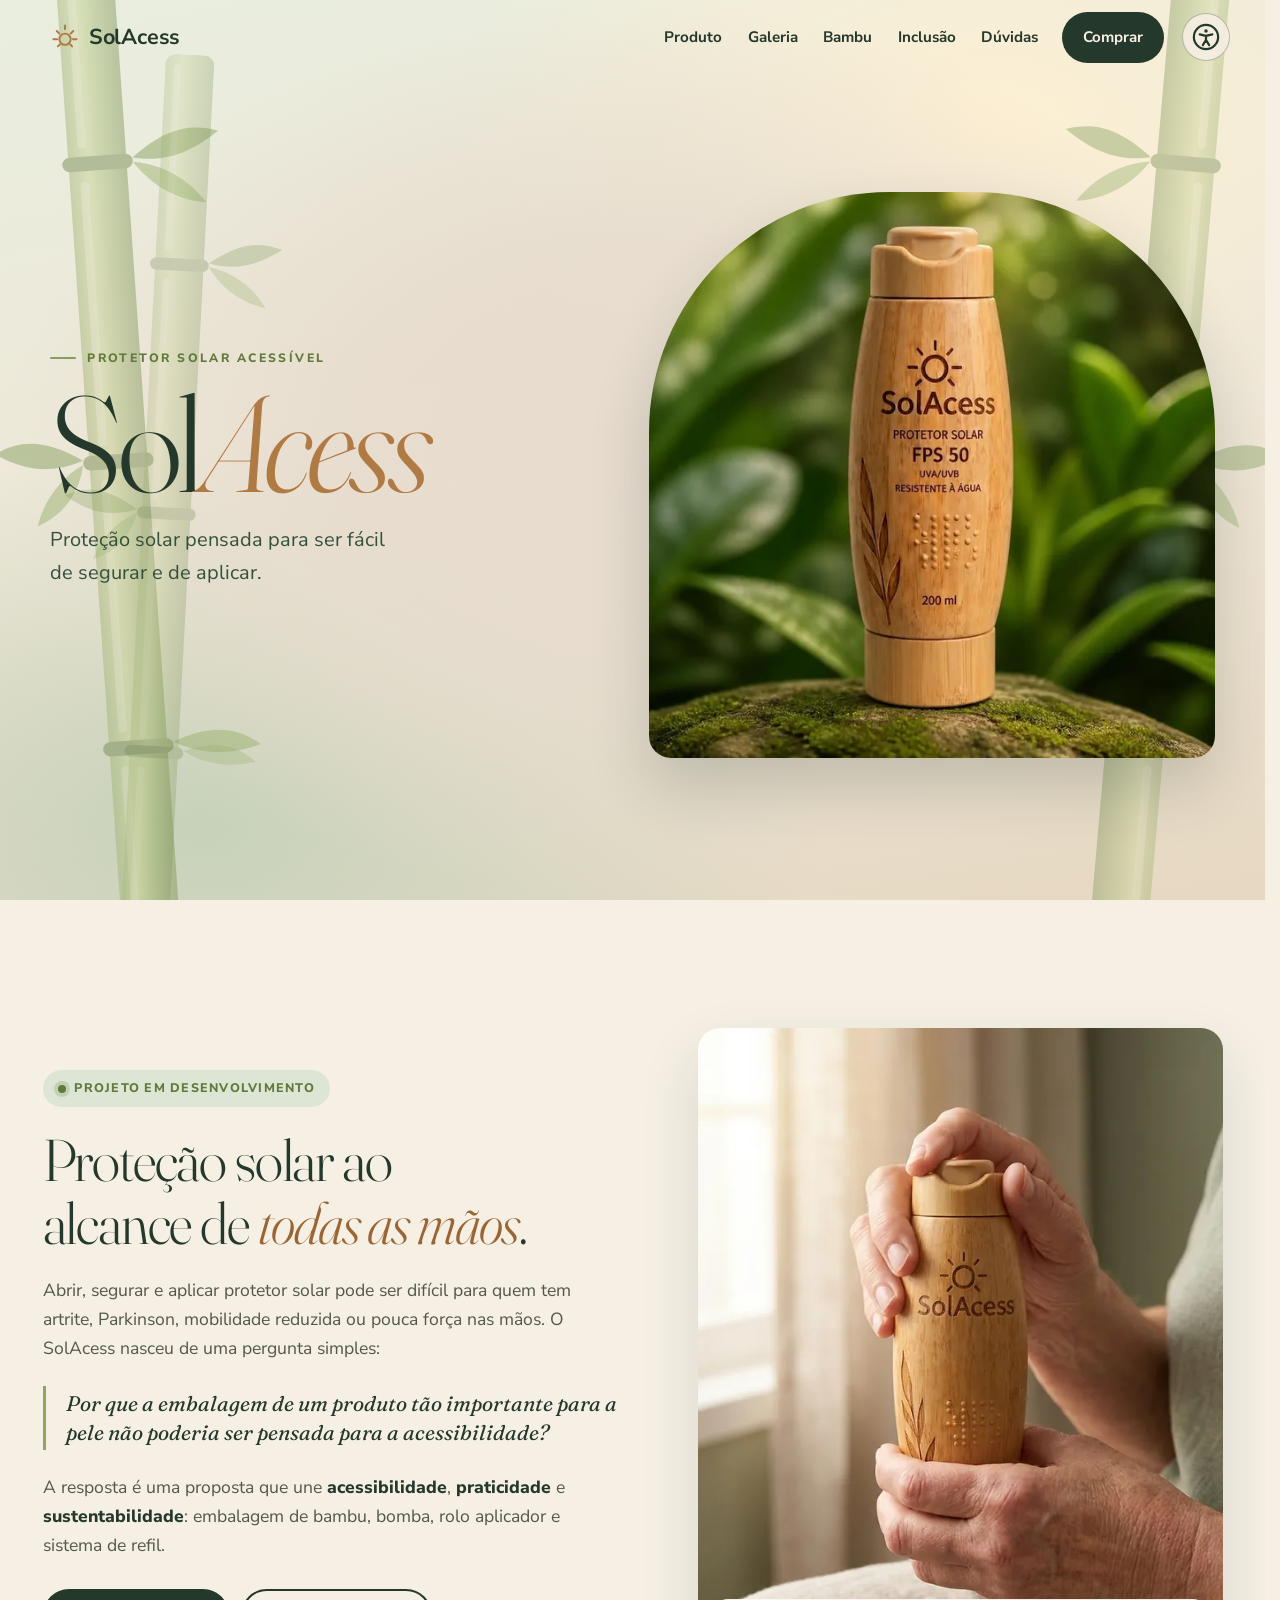
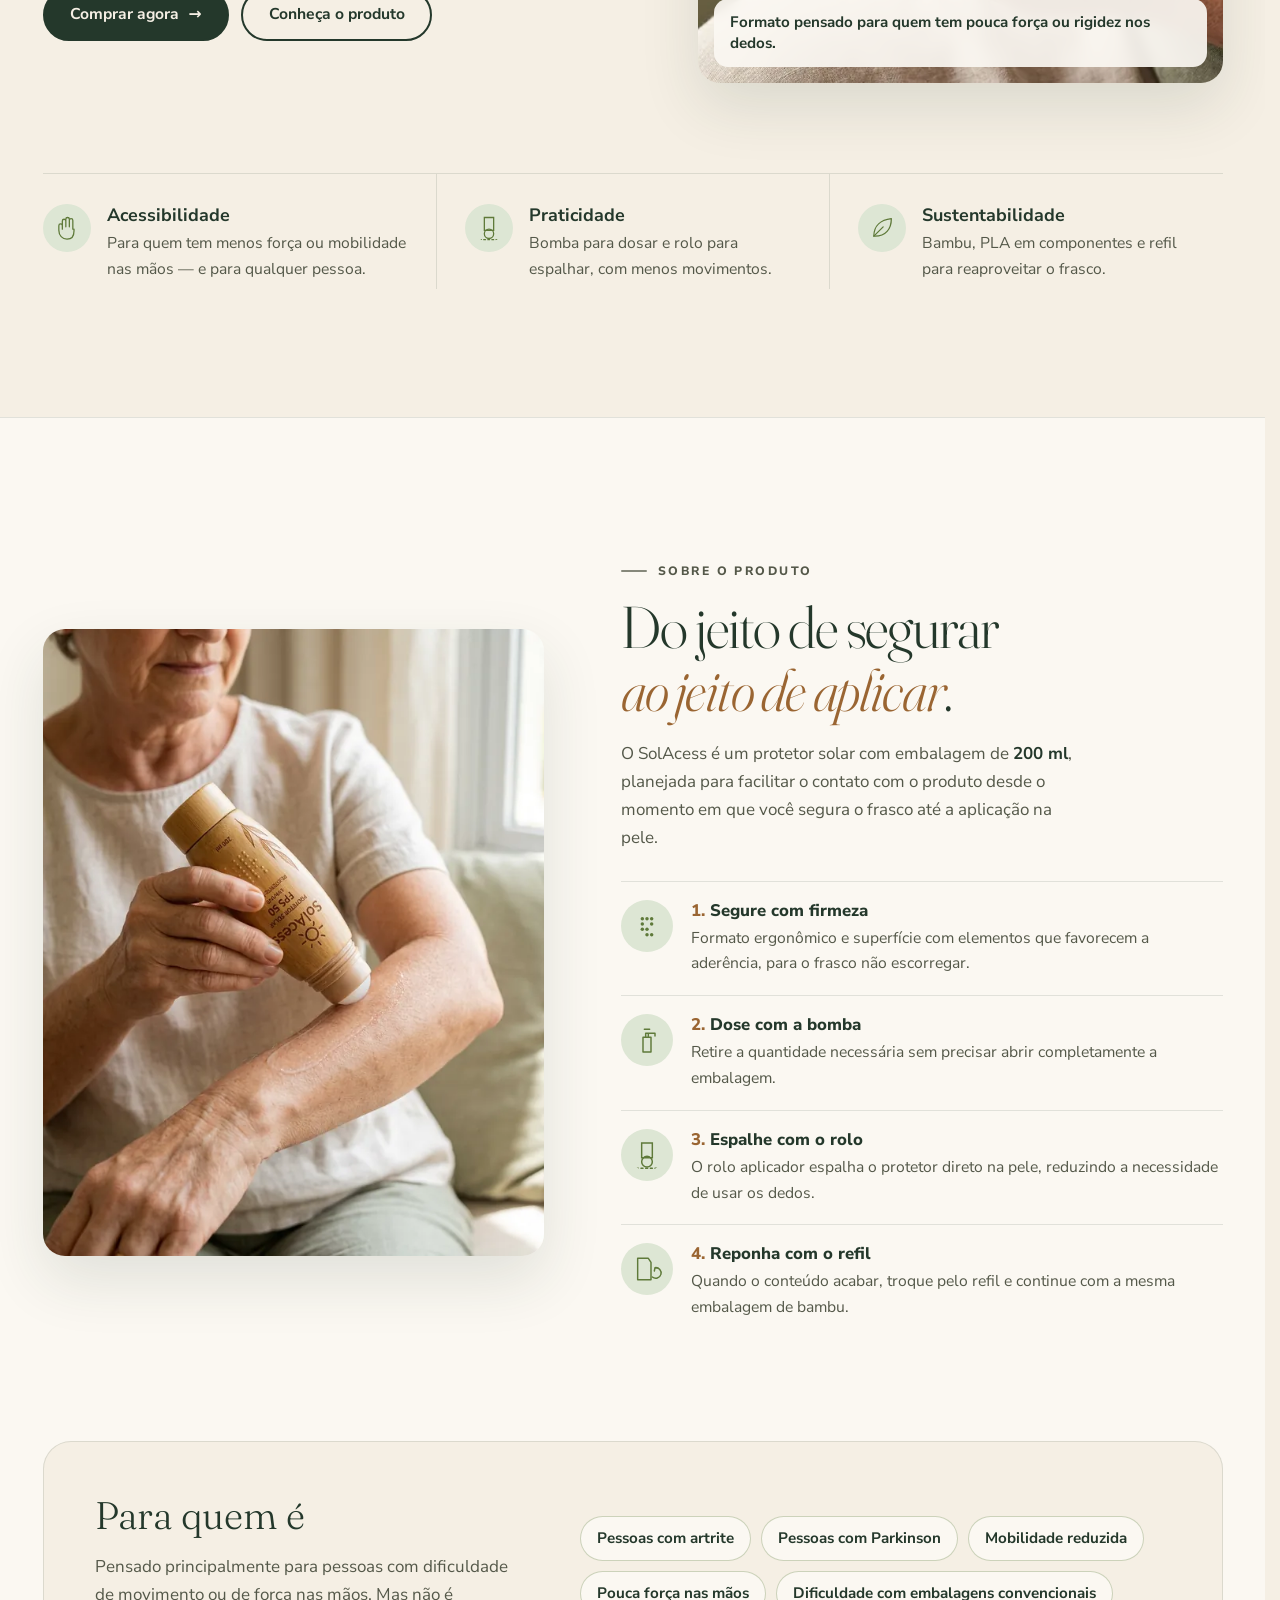
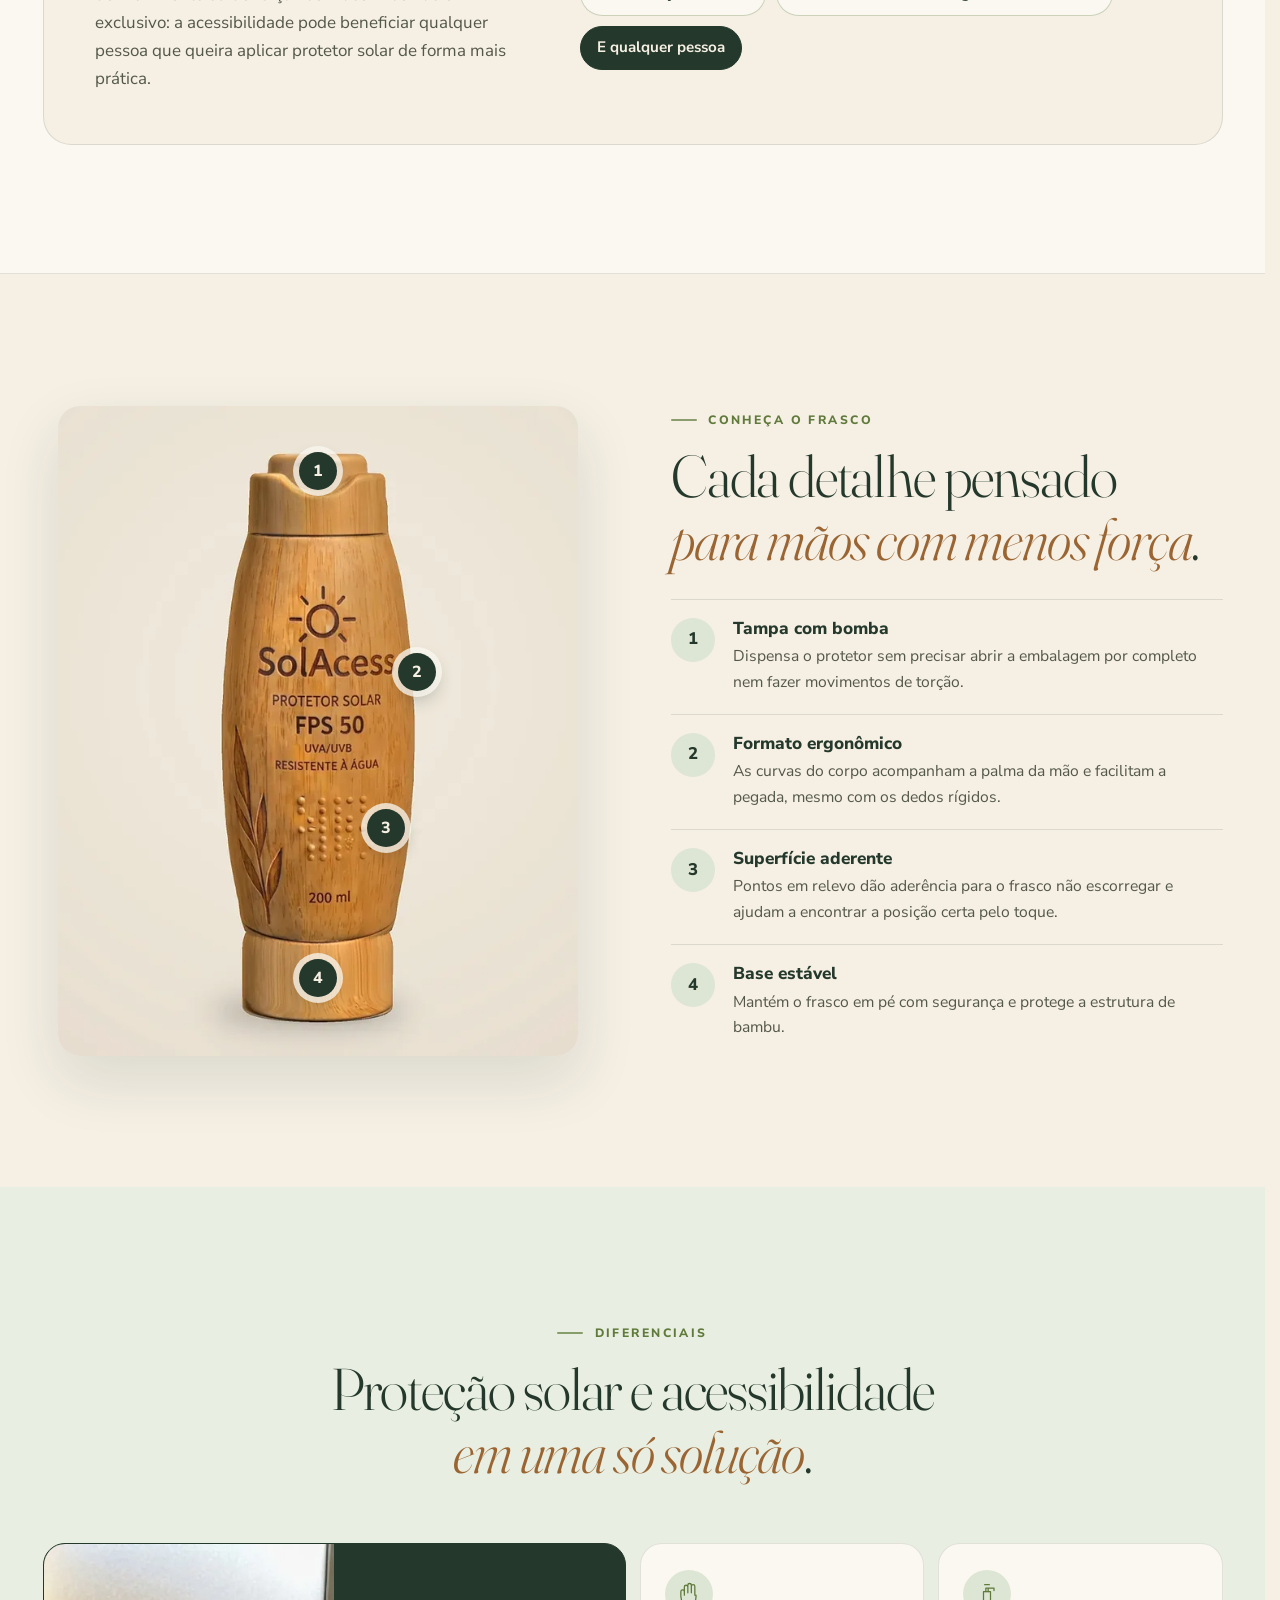
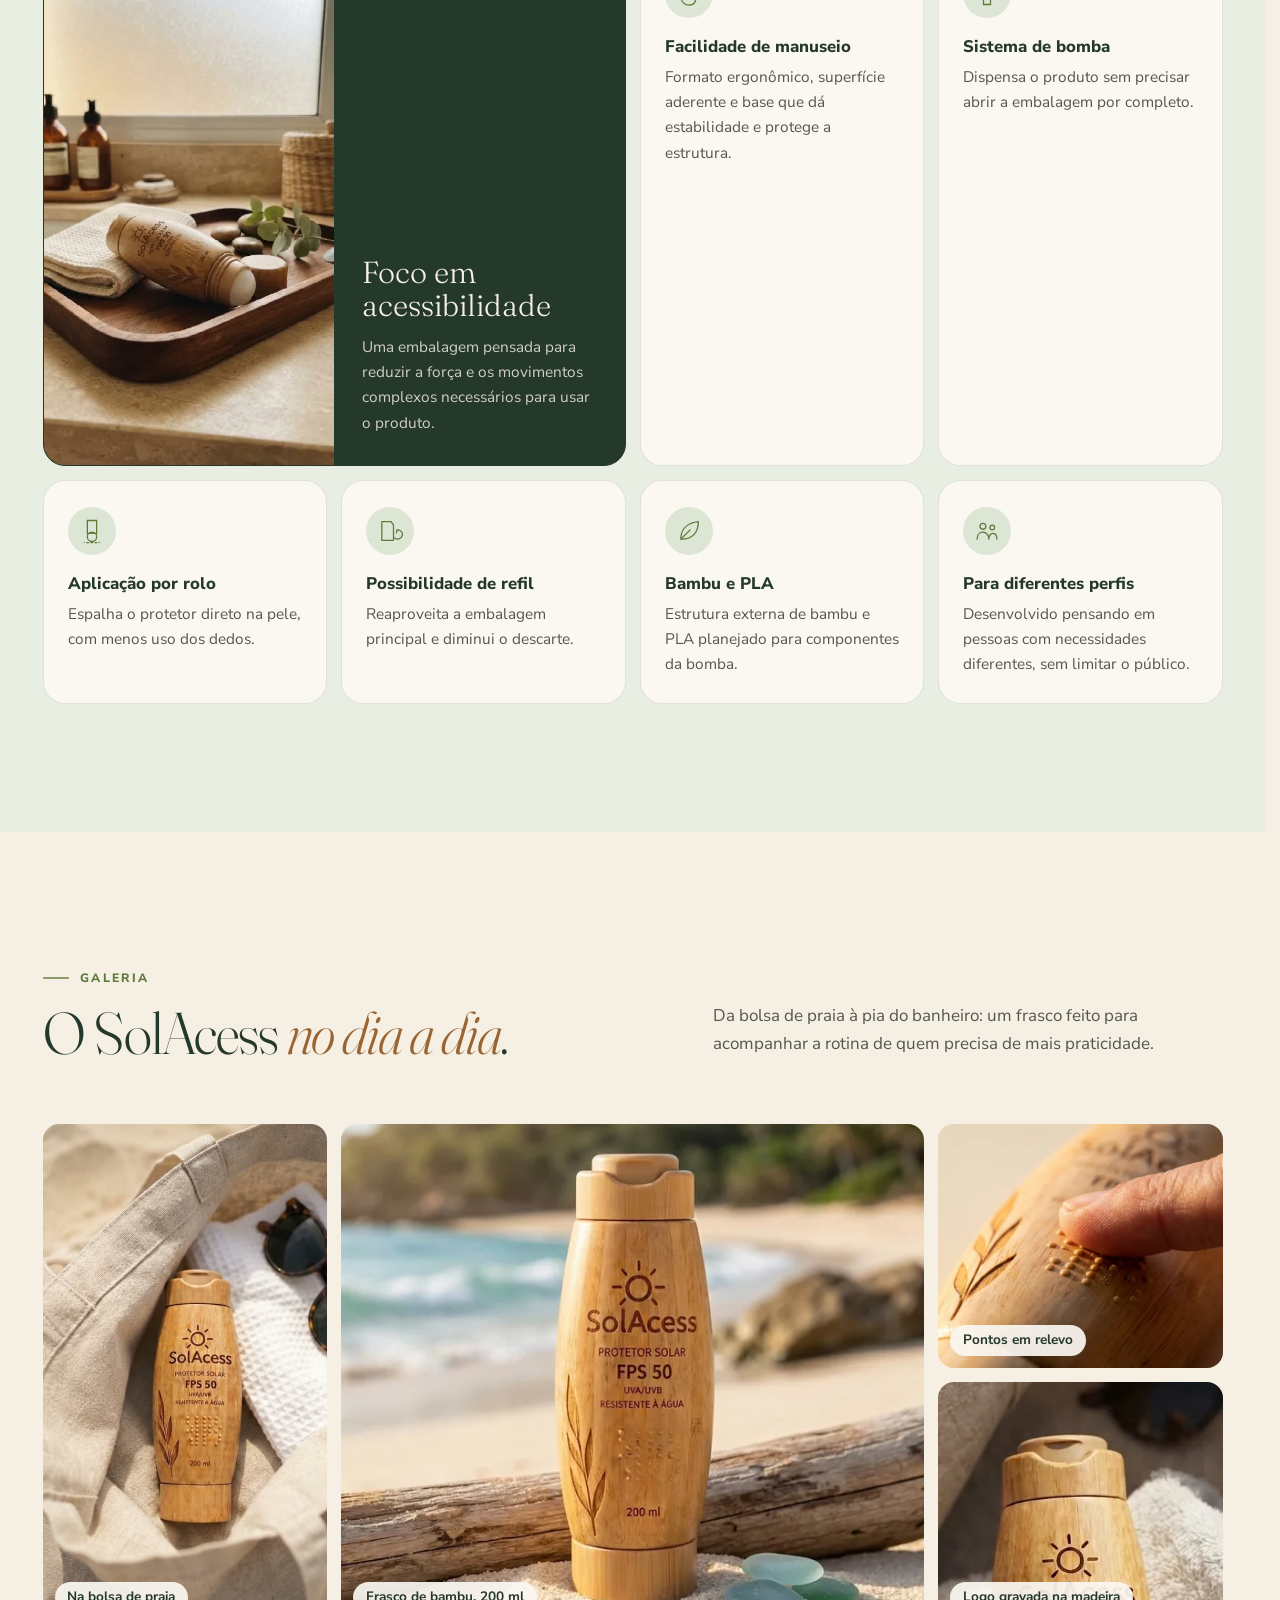
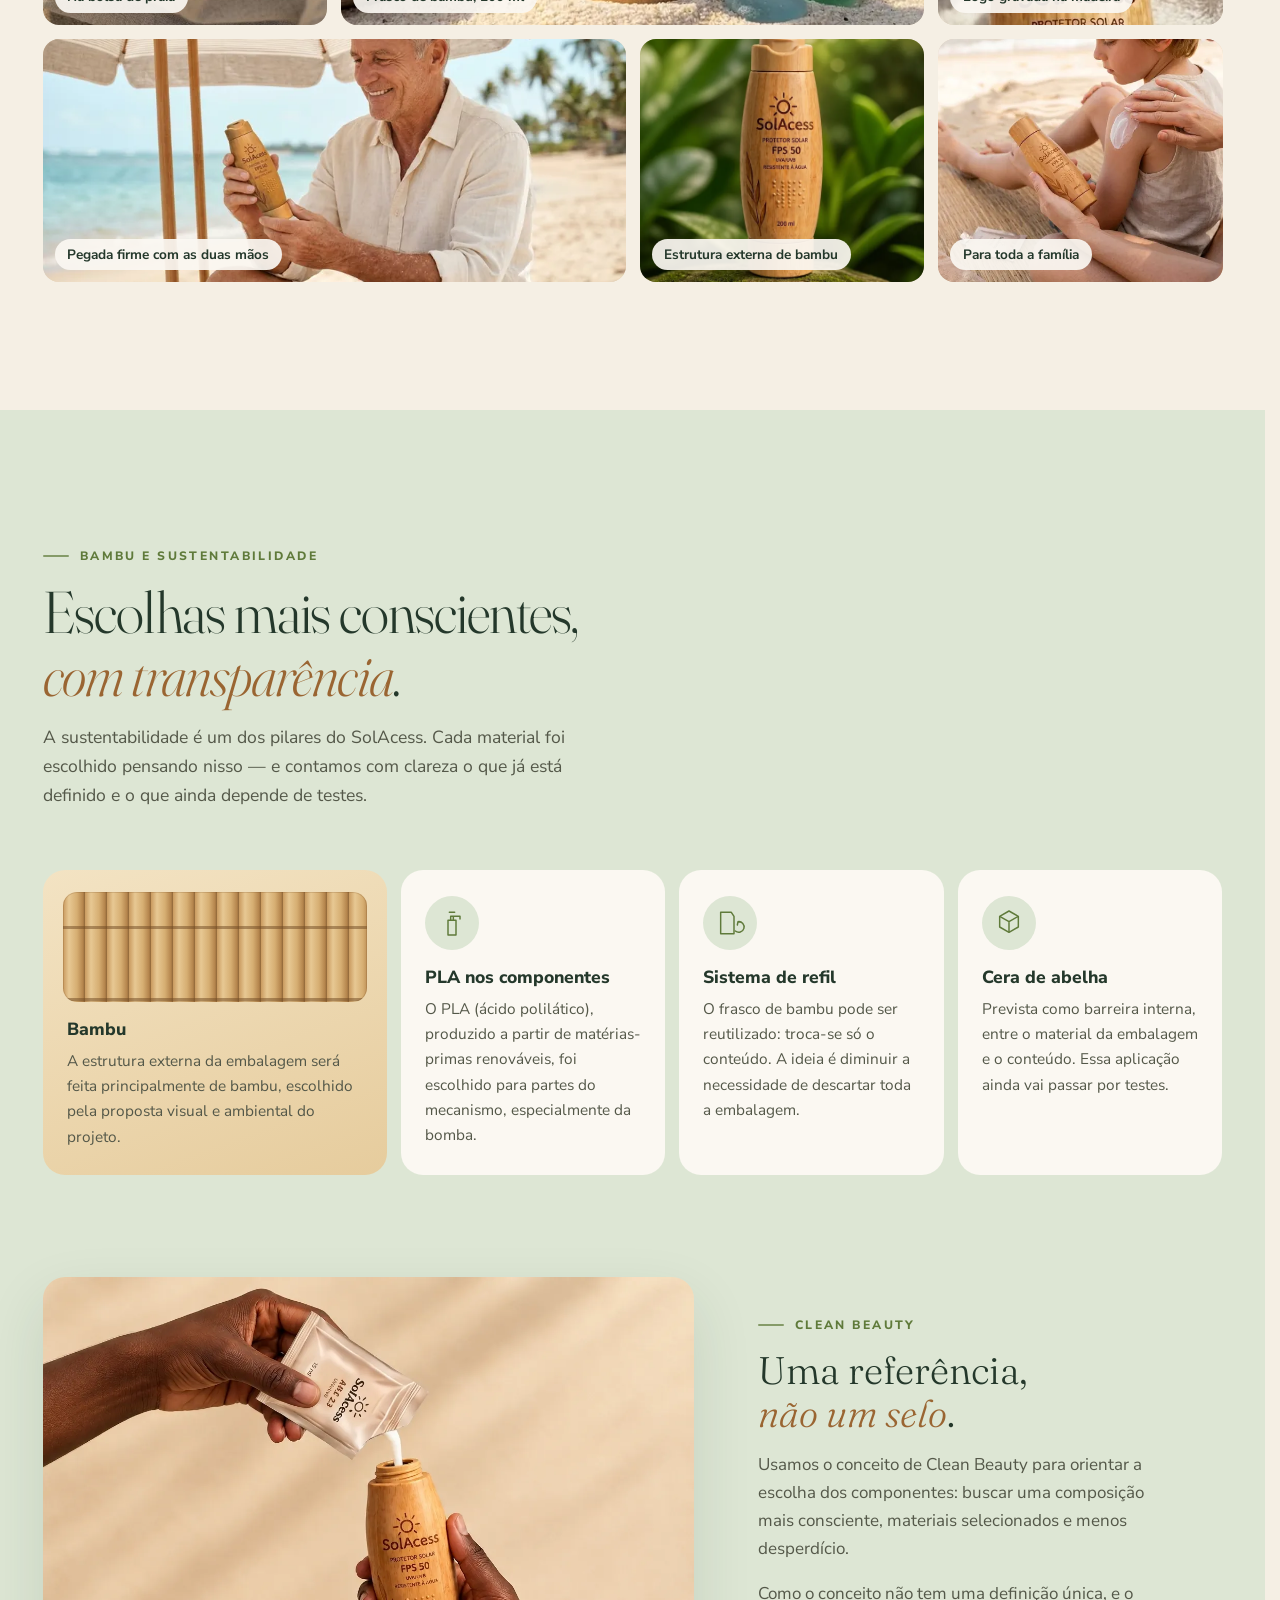
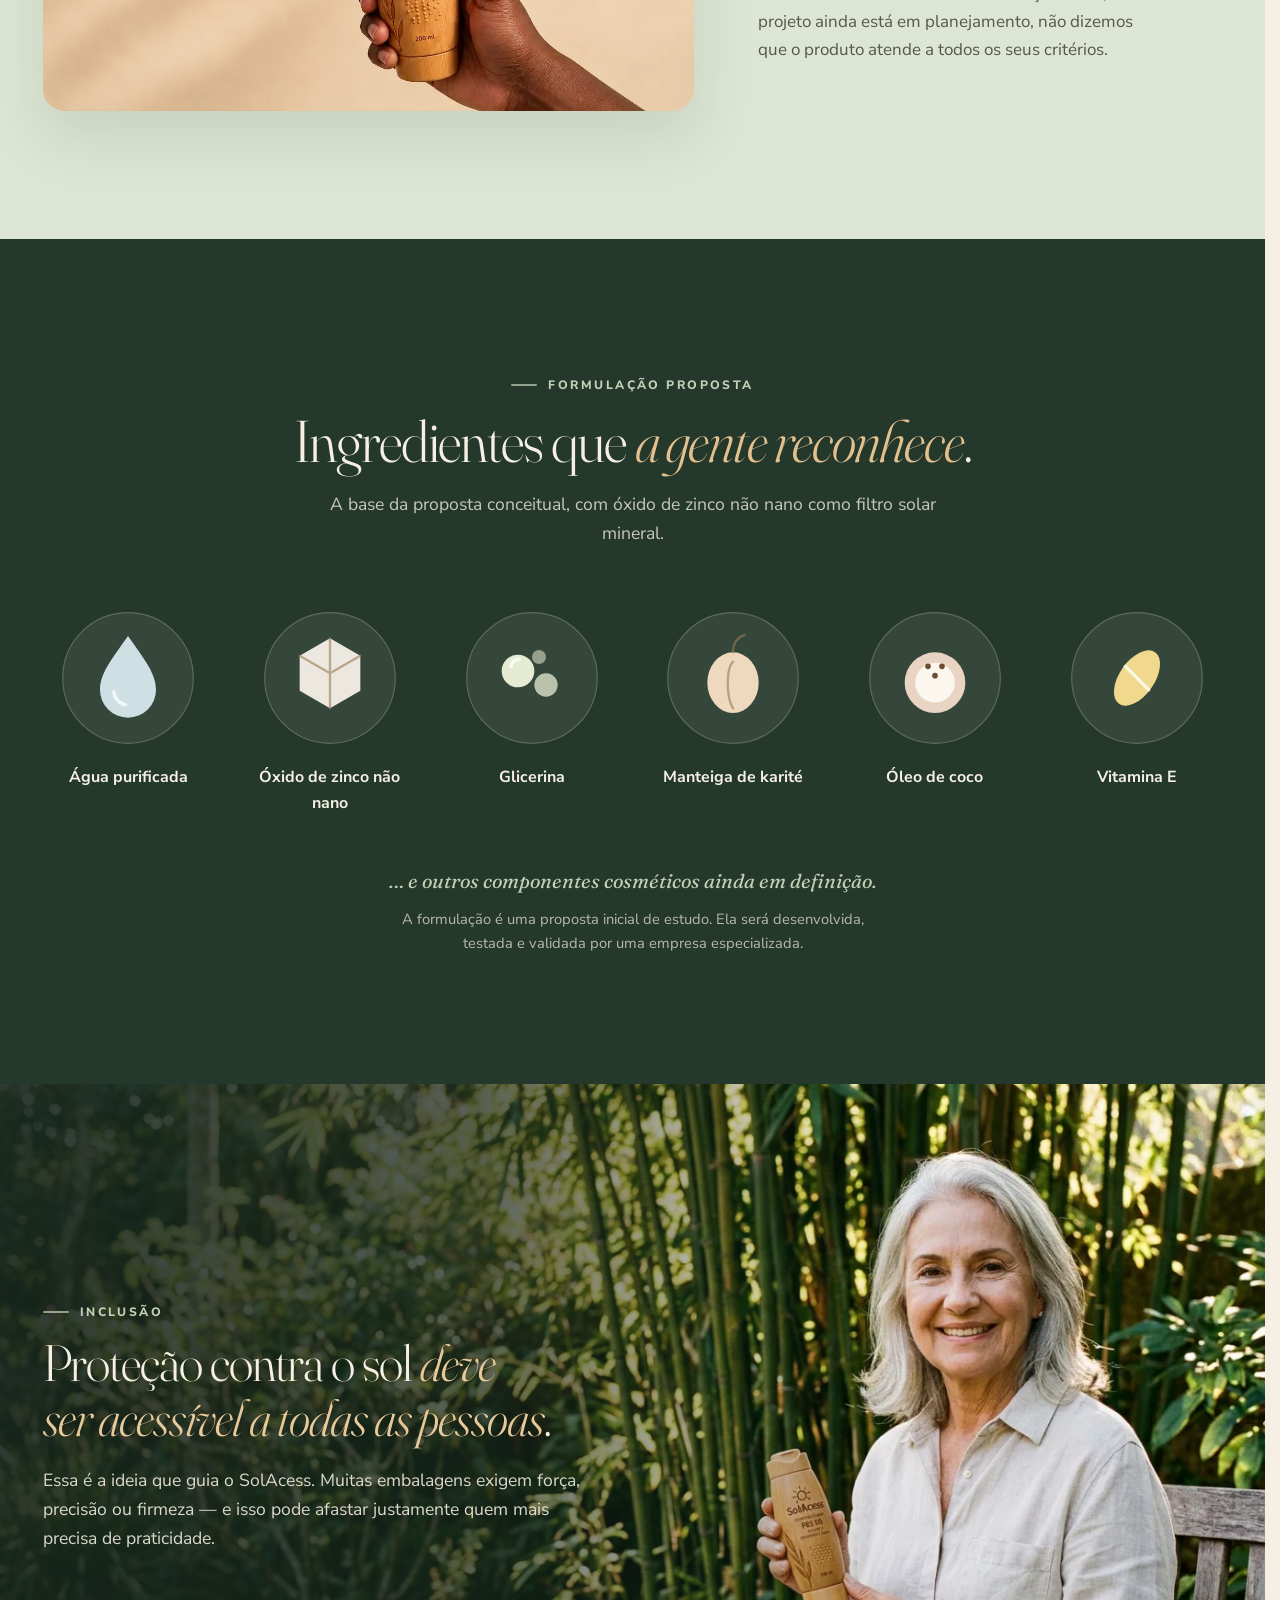
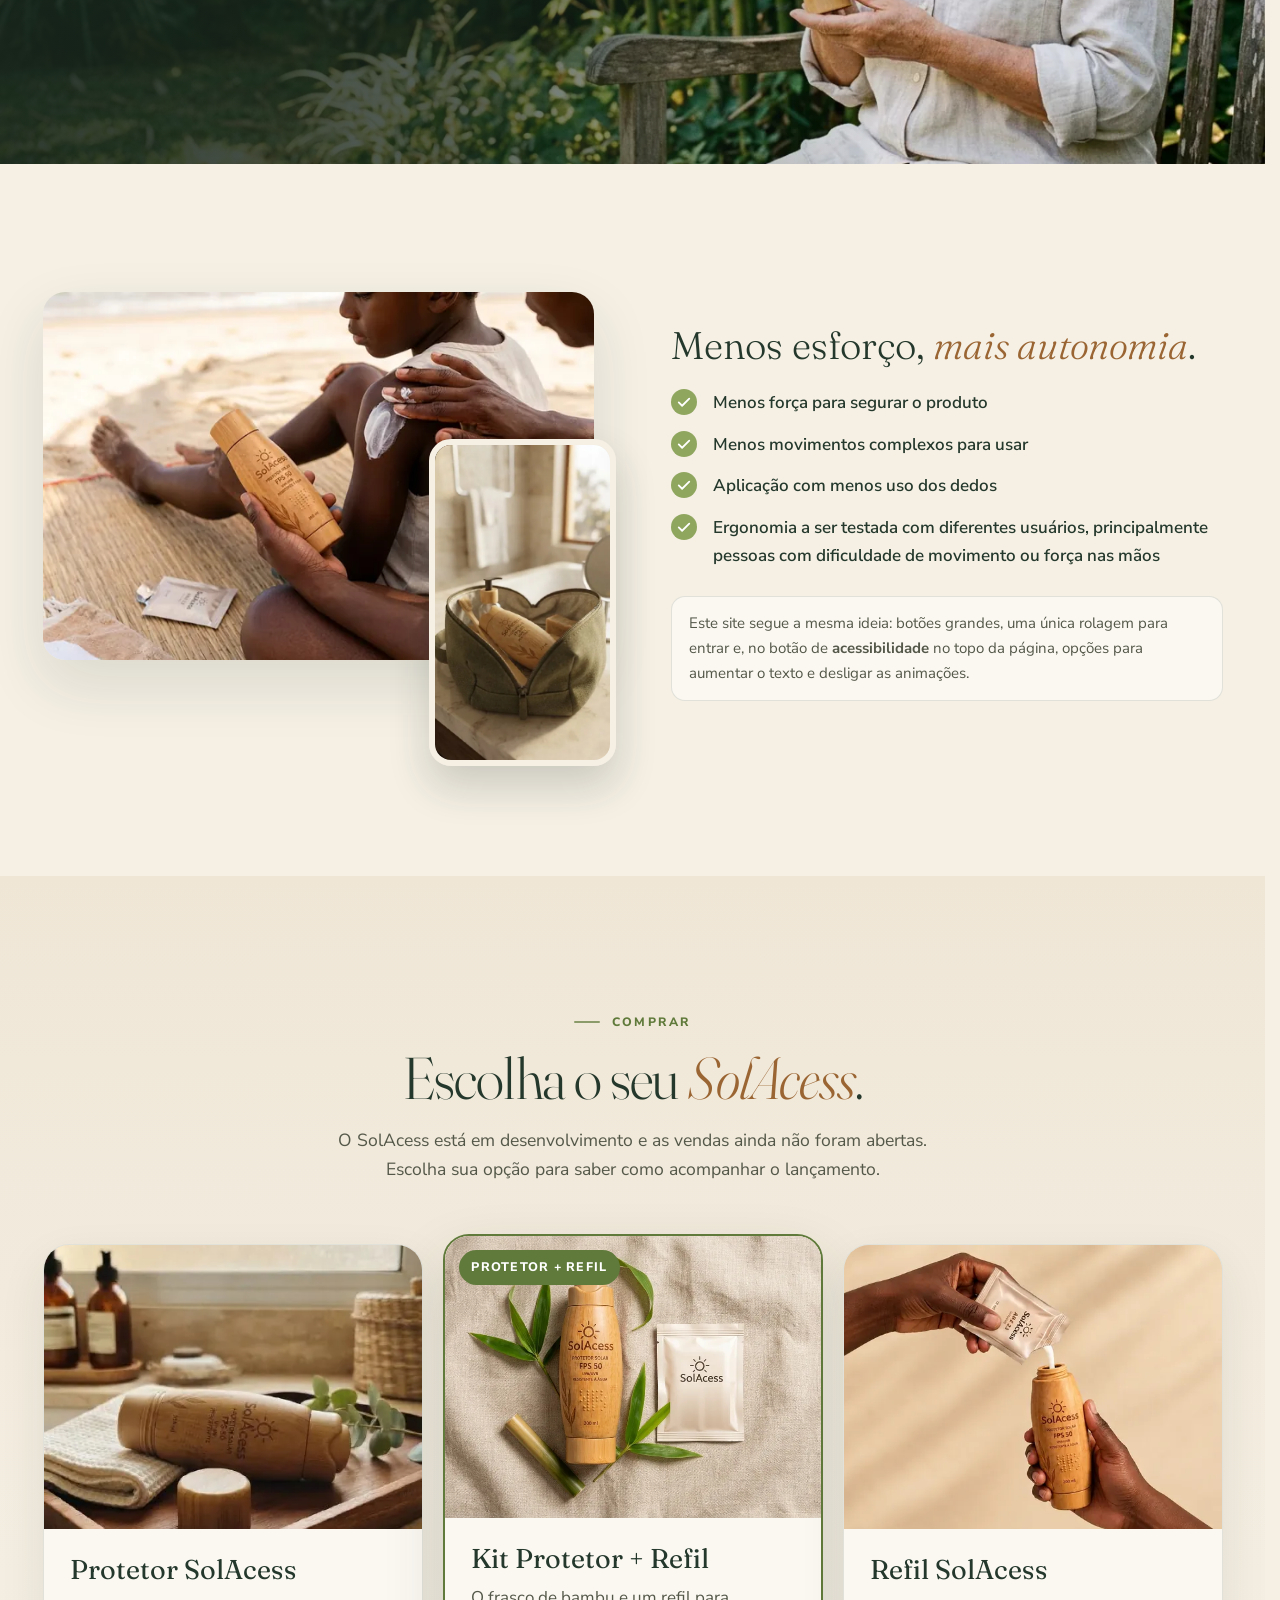
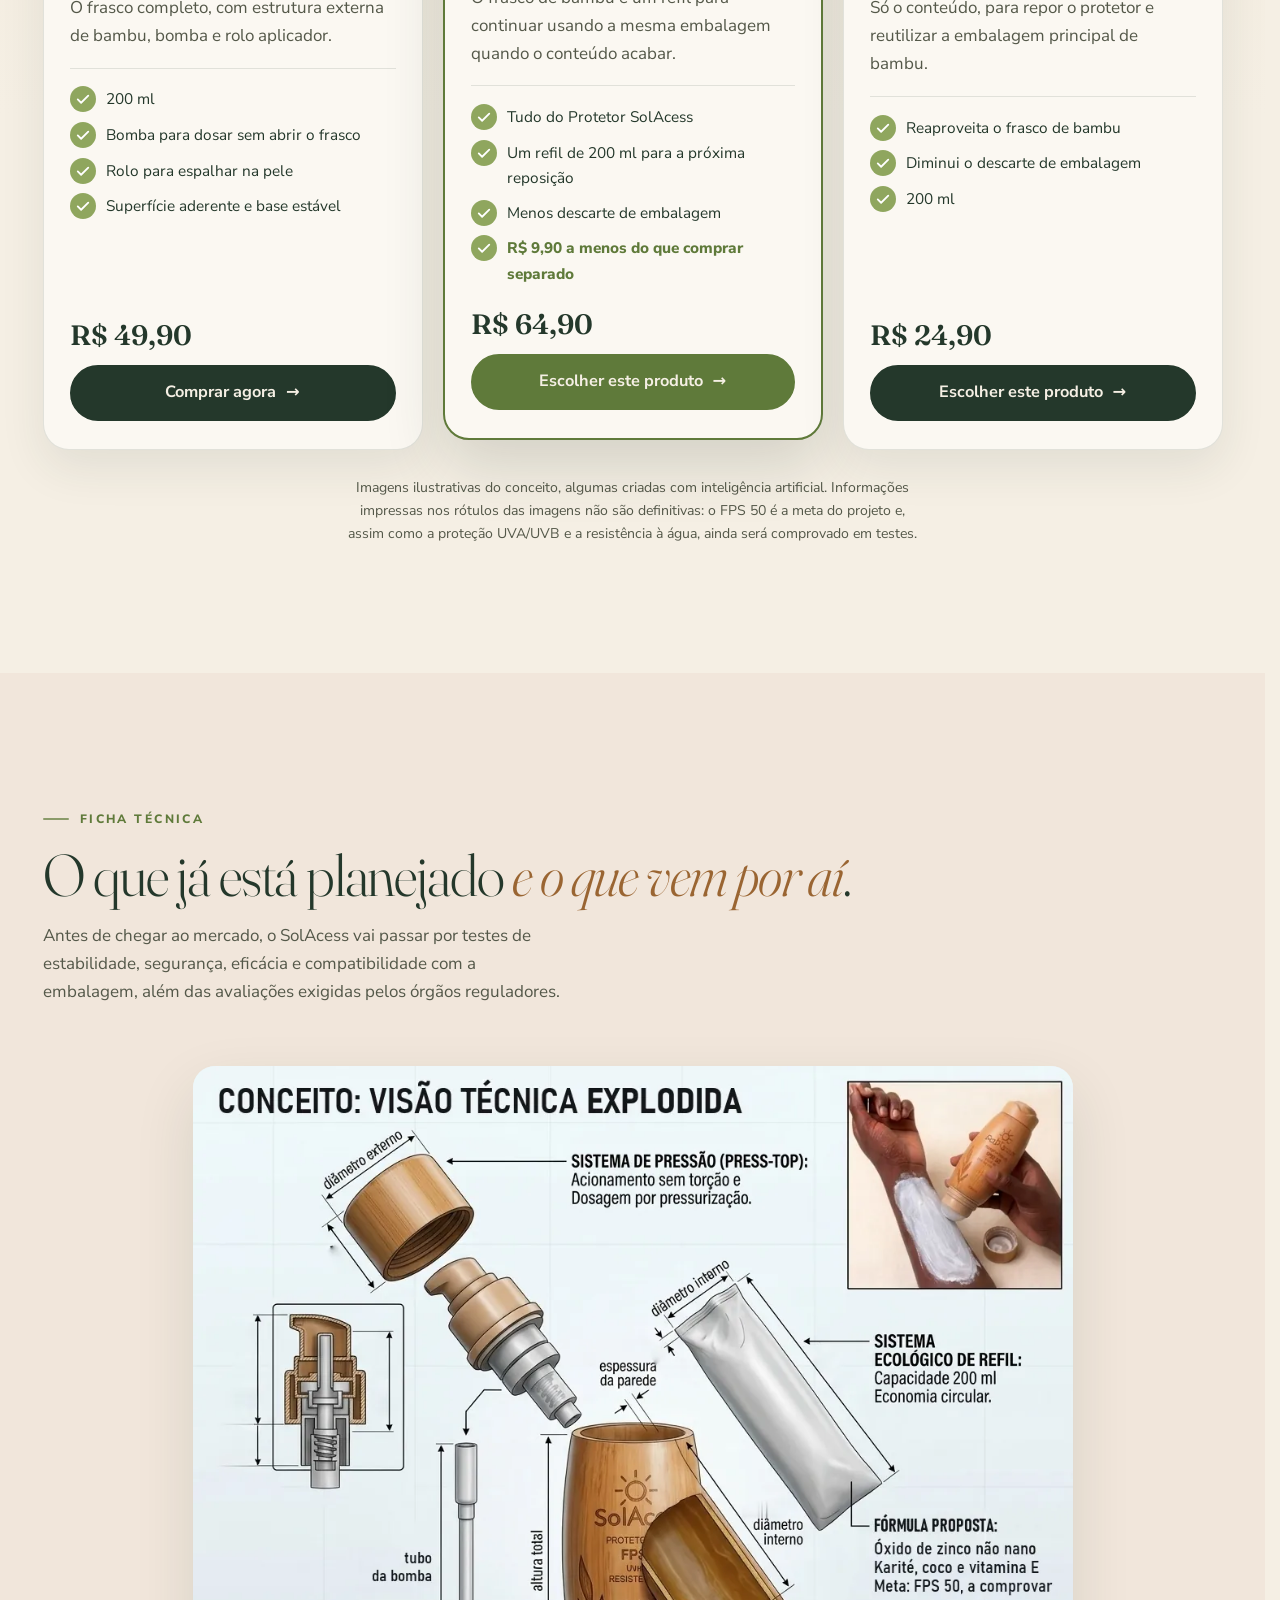
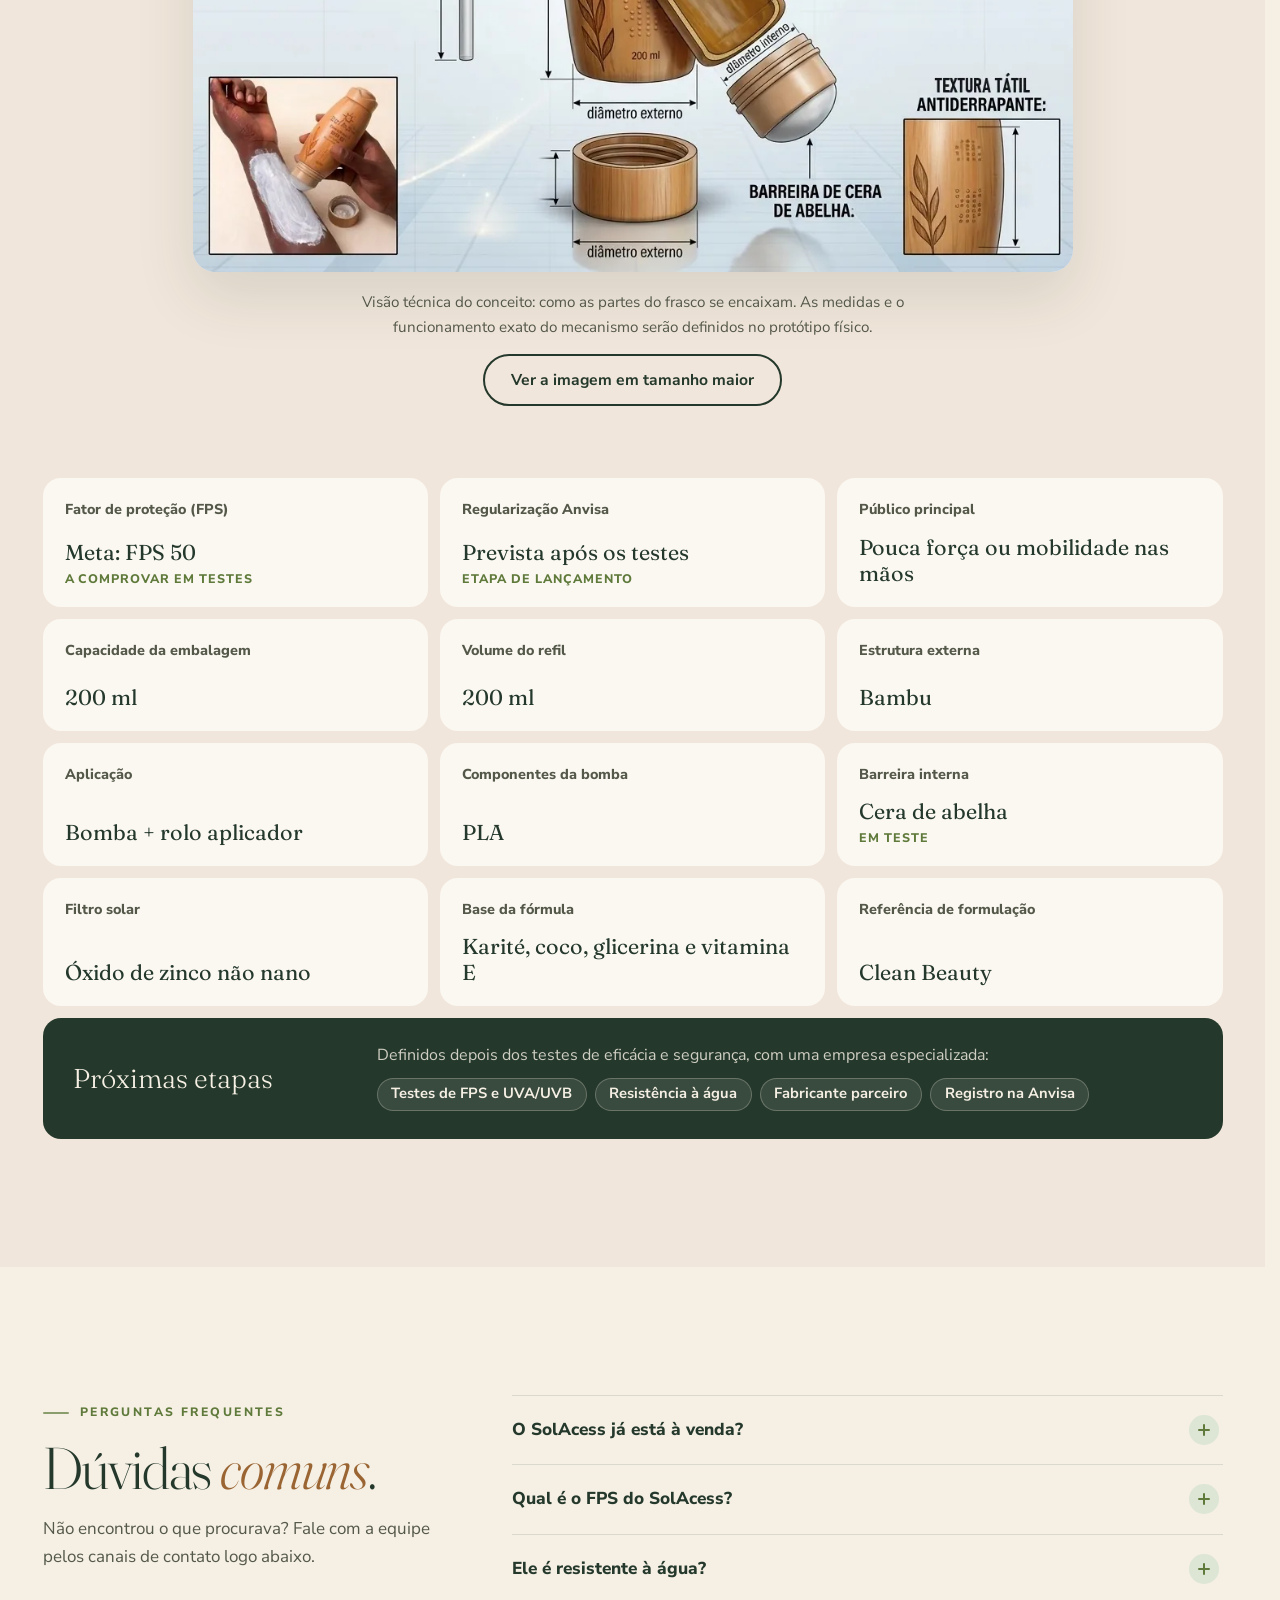
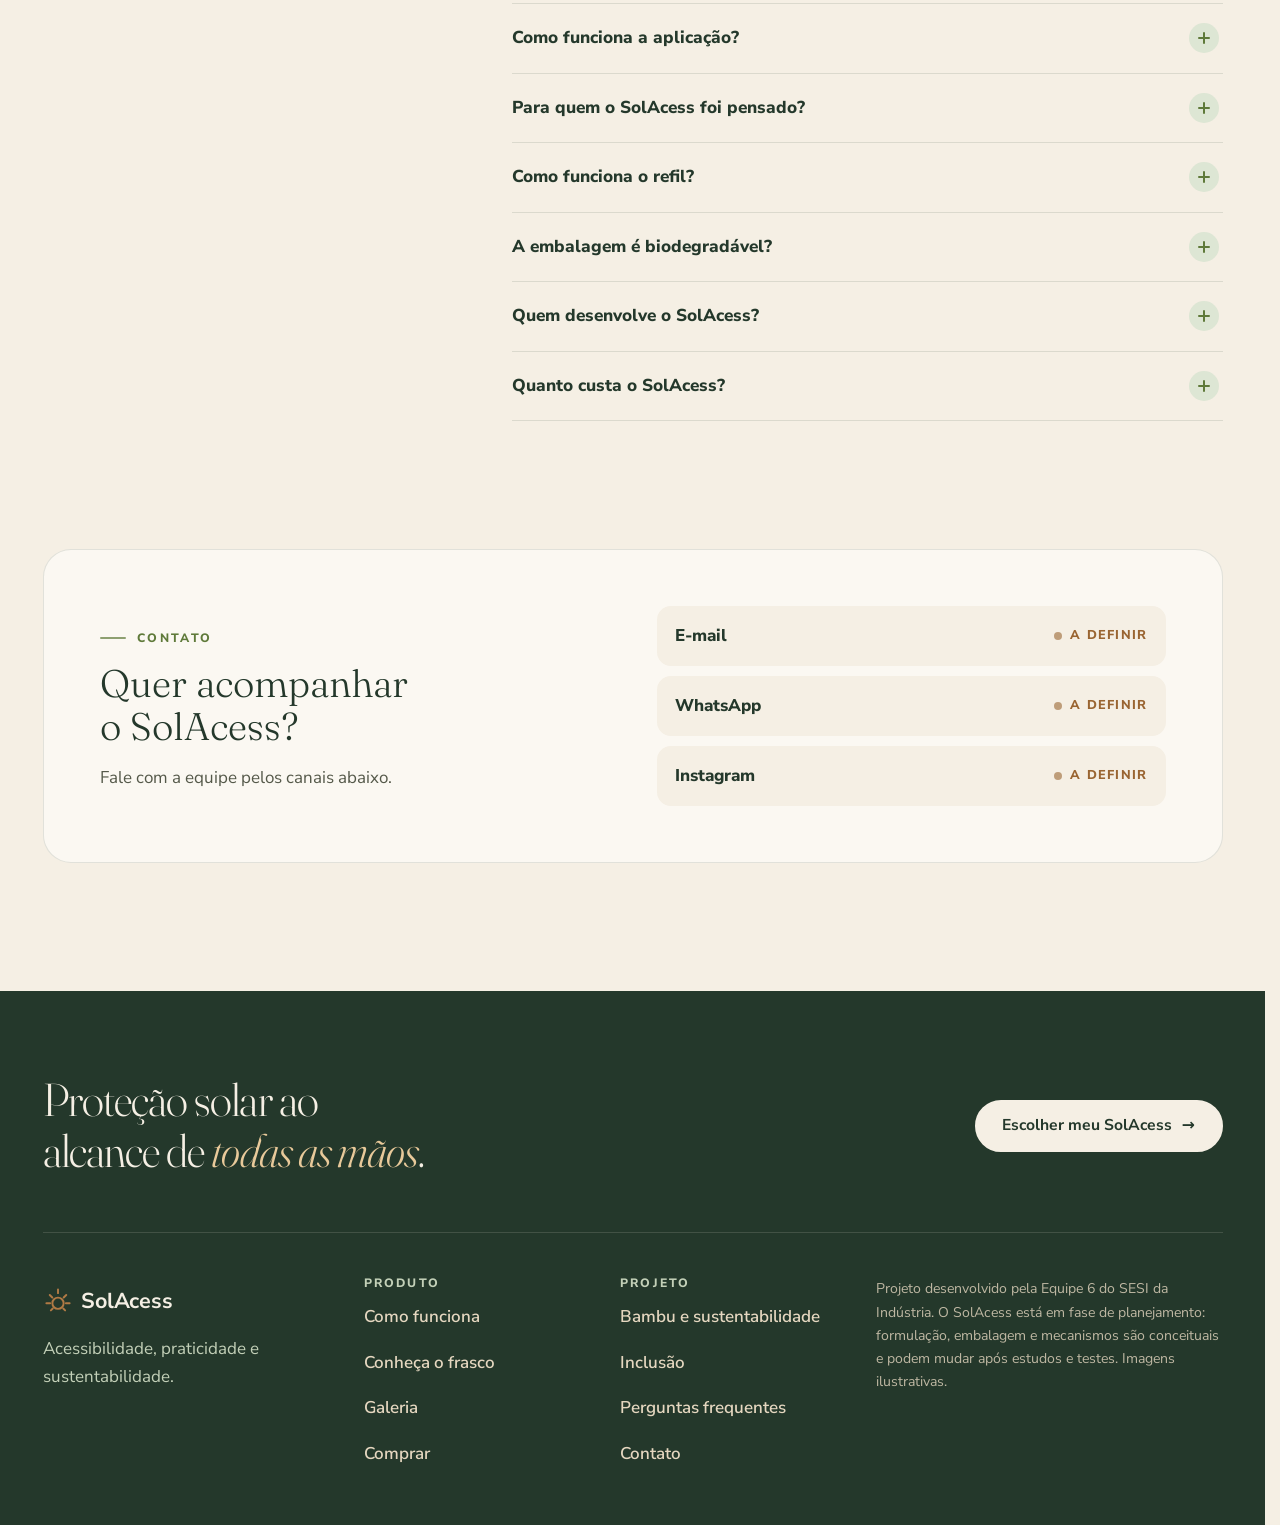
<file: index.html>
<!doctype html>
<html lang="pt-BR">
<head>
  <meta charset="utf-8">
  <meta name="viewport" content="width=device-width, initial-scale=1">
  <title>SolAcess · Protetor solar acessível</title>
  <meta name="description" content="SolAcess é um projeto de protetor solar que une acessibilidade, praticidade e sustentabilidade: embalagem de bambu, bomba, rolo aplicador e sistema de refil. Em desenvolvimento pela Equipe 6 do SESI da Indústria.">
  <meta name="theme-color" content="#24382B">
  <link rel="preconnect" href="https://fonts.googleapis.com">
  <link rel="preconnect" href="https://fonts.gstatic.com" crossorigin>
  <link href="https://fonts.googleapis.com/css2?family=Fraunces:ital,opsz,wght@0,9..144,300;0,9..144,400;0,9..144,600;1,9..144,300&family=Nunito+Sans:opsz,wght@6..12,400;6..12,600;6..12,700;6..12,800&display=swap" rel="stylesheet">
  <link rel="stylesheet" href="assets/css/style.css">
  <link rel="icon" href="data:image/svg+xml,%3Csvg xmlns='http://www.w3.org/2000/svg' viewBox='0 0 32 32'%3E%3Ccircle cx='16' cy='16' r='16' fill='%2324382B'/%3E%3Ccircle cx='16' cy='18' r='6' fill='none' stroke='%23F4EEE3' stroke-width='2.2'/%3E%3Cg stroke='%23F4EEE3' stroke-width='2.2' stroke-linecap='round'%3E%3Cpath d='M16 5v4M6 18h3M23 18h3M8.5 10.5l2.2 2.2M23.5 10.5l-2.2 2.2'/%3E%3C/g%3E%3C/svg%3E">
  <script>
    /* Antes de desenhar: abertura animada ou estática, e preferências salvas pela pessoa (texto maior, menos movimento). */
    (function () {
      var d = document.documentElement, pref = null;
      if (!d.lang) d.lang = 'pt-BR';
      try { pref = localStorage.getItem('solacess-movimento'); } catch (e) {}
      var reduce = pref ? pref === 'reduzido' : !!(window.matchMedia && window.matchMedia('(prefers-reduced-motion: reduce)').matches);
      d.classList.add(reduce ? 'no-3d' : 'has-3d');
      if (reduce) d.classList.add('reduce-motion');
      try { if (localStorage.getItem('solacess-texto') === 'grande') d.classList.add('texto-grande'); } catch (e) {}
    })();
  </script>
</head>
<body>
  <a class="skip-link" href="#inicio">Pular para o conteúdo</a>

  <header class="site-header" id="topo">
    <a class="brand" href="#inicio" aria-label="SolAcess, ir para o início">
      <svg class="brand-sun" viewBox="0 0 40 40" aria-hidden="true"><use href="#sun"/></svg>
      <span>SolAcess</span>
    </a>
    <nav aria-label="Principal">
      <button class="nav-toggle" aria-expanded="false" aria-controls="menu">
        <span class="sr-only">Abrir menu</span><span class="bars" aria-hidden="true"></span>
      </button>
      <ul id="menu">
        <li><a href="#produto">Produto</a></li>
        <li><a href="#galeria">Galeria</a></li>
        <li><a href="#sustentabilidade">Bambu</a></li>
        <li><a href="#inclusao">Inclusão</a></li>
        <li><a href="#faq">Dúvidas</a></li>
        <li class="menu-cta"><a href="#comprar">Comprar</a></li>
      </ul>
    </nav>
    <div class="a11y">
      <button class="a11y-toggle" type="button" aria-expanded="false" aria-controls="a11y-panel" title="Acessibilidade">
        <svg aria-hidden="true"><use href="#i-a11y"/></svg><span class="sr-only">Acessibilidade</span>
      </button>
      <div class="a11y-panel" id="a11y-panel" role="group" aria-labelledby="a11y-title" hidden>
        <p class="a11y-title" id="a11y-title">Acessibilidade</p>
        <button class="a11y-opt" type="button" role="switch" aria-checked="false" data-pref="texto">
          <span><strong>Texto maior</strong><small>Letras e botões maiores.</small></span>
          <span class="switch" aria-hidden="true"></span>
        </button>
        <button class="a11y-opt" type="button" role="switch" aria-checked="false" data-pref="movimento">
          <span><strong>Menos movimento</strong><small>Sem animações e sem vídeos tocando sozinhos.</small></span>
          <span class="switch" aria-hidden="true"></span>
        </button>
        <button class="btn btn-ghost a11y-done" type="button">Pronto</button>
      </div>
    </div>
  </header>

  <!-- Ícones e ilustrações reutilizáveis -->
  <svg width="0" height="0" style="position:absolute" aria-hidden="true">
    <defs>
      <linearGradient id="g-bamboo" x1="0" x2="1">
        <stop offset="0" stop-color="#9DB06E"/><stop offset=".35" stop-color="#C5D08F"/><stop offset=".6" stop-color="#A5B873"/><stop offset="1" stop-color="#7C9254"/>
      </linearGradient>
    </defs>
    <symbol id="sun" viewBox="0 0 40 40">
      <g fill="none" stroke="currentColor" stroke-width="2.6" stroke-linecap="round">
        <circle cx="20" cy="23" r="7.5"/>
        <path d="M20 4.5v5M4.5 23h5M30.5 23h5M9 12l3.4 3.4M31 12l-3.4 3.4M10.5 32.5l2.5-2.5M29.5 32.5L27 30"/>
      </g>
    </symbol>
    <!-- colmo de bambu verde com nós e folhas (abertura) -->
    <symbol id="bamboo" viewBox="0 0 120 520">
      <g>
        <rect x="46" y="0" width="28" height="520" rx="6" fill="url(#g-bamboo)"/>
        <g fill="#6E8449">
          <rect x="43" y="118" width="34" height="7" rx="3.5"/><rect x="43" y="262" width="34" height="7" rx="3.5"/><rect x="43" y="400" width="34" height="7" rx="3.5"/>
        </g>
        <g fill="#F4F1DC" opacity=".35"><rect x="51" y="6" width="4" height="108" rx="2"/><rect x="51" y="130" width="4" height="128" rx="2"/><rect x="51" y="274" width="4" height="122" rx="2"/><rect x="51" y="412" width="4" height="104" rx="2"/></g>
        <g fill="#7E9A55">
          <path d="M77 120c18-14 30-14 42-10-12 8-24 14-42 10z"/>
          <path d="M77 122c14 2 26 10 34 22-14-2-26-10-34-22z" fill="#93AE66"/>
          <path d="M43 264c-18-12-30-12-42-6 12 8 25 12 42 6z"/>
          <path d="M43 266c-12 6-20 16-24 28 12-4 21-14 24-28z" fill="#93AE66"/>
          <path d="M77 402c20-8 32-4 42 4-14 4-27 4-42-4z" fill="#93AE66"/>
        </g>
      </g>
    </symbol>
    <symbol id="i-hand" viewBox="0 0 48 48"><g fill="none" stroke="currentColor" stroke-width="2.2" stroke-linecap="round" stroke-linejoin="round"><path d="M16 26V12a3 3 0 0 1 6 0v10M22 22V9a3 3 0 0 1 6 0v13M28 22V11a3 3 0 0 1 6 0v15M16 22v-2a3 3 0 0 0-6 0v8c0 9 6 15 14 15s12-6 12-14v-3"/></g></symbol>
    <symbol id="i-pump" viewBox="0 0 48 48"><g fill="none" stroke="currentColor" stroke-width="2.2" stroke-linecap="round" stroke-linejoin="round"><path d="M18 20h12v22H18z"/><path d="M22 20v-6h4v6M26 14h10v4"/><path d="M20 8h8"/></g></symbol>
    <symbol id="i-roll" viewBox="0 0 48 48"><g fill="none" stroke="currentColor" stroke-width="2.2" stroke-linecap="round"><path d="M16 6h16v22H16z"/><circle cx="24" cy="34" r="8"/><path d="M8 44h32" stroke-dasharray="3 4"/></g></symbol>
    <symbol id="i-refill" viewBox="0 0 48 48"><g fill="none" stroke="currentColor" stroke-width="2.2" stroke-linecap="round" stroke-linejoin="round"><path d="M10 8h16l4 6v26H10z"/><path d="M36 22a8 8 0 1 1-4 14M36 22l-1 5M36 22l5 1"/></g></symbol>
    <symbol id="i-grip" viewBox="0 0 48 48"><g fill="currentColor"><circle cx="17" cy="13" r="2.6"/><circle cx="24" cy="13" r="2.6"/><circle cx="31" cy="13" r="2.6"/><circle cx="17" cy="21" r="2.6"/><circle cx="31" cy="21" r="2.6"/><circle cx="17" cy="29" r="2.6"/><circle cx="24" cy="29" r="2.6"/><circle cx="24" cy="37" r="2.6"/><circle cx="31" cy="37" r="2.6"/></g></symbol>
    <symbol id="i-leaf" viewBox="0 0 48 48"><g fill="none" stroke="currentColor" stroke-width="2.2" stroke-linecap="round" stroke-linejoin="round"><path d="M10 38C10 20 22 10 40 8c0 18-10 30-28 30z"/><path d="M10 38l16-16"/></g></symbol>
    <symbol id="i-people" viewBox="0 0 48 48"><g fill="none" stroke="currentColor" stroke-width="2.2" stroke-linecap="round"><circle cx="17" cy="16" r="5"/><circle cx="33" cy="18" r="4"/><path d="M7 38c0-7 4-12 10-12s10 5 10 12M27 38c0-5 3-10 7-10s7 4 7 10"/></g></symbol>
    <symbol id="i-a11y" viewBox="0 0 24 24"><g fill="none" stroke="currentColor" stroke-width="1.9" stroke-linecap="round" stroke-linejoin="round"><circle cx="12" cy="12" r="10.4"/><circle cx="12" cy="6.9" r="1.5" fill="currentColor" stroke="none"/><path d="M6.6 9.8l5.4 1.3 5.4-1.3M12 11.1v3.4M12 14.5l-2.7 4.4M12 14.5l2.7 4.4"/></g></symbol>
    <symbol id="i-check" viewBox="0 0 24 24"><path d="M5 12.5l4.5 4.5L19 7.5" fill="none" stroke="currentColor" stroke-width="2.4" stroke-linecap="round" stroke-linejoin="round"/></symbol>
  </svg>

  <main>
    <!-- ABERTURA: giro de 360° do frasco. Uma rolagem toca a animação inteira (hero.js). -->
    <section class="hero" id="abertura" aria-labelledby="hero-title">
      <div class="hero-sticky">
        <div class="hero-bg" aria-hidden="true"></div>
        <svg class="hero-bamboo hb-1" viewBox="0 0 120 520" aria-hidden="true"><use href="#bamboo"/></svg>
        <svg class="hero-bamboo hb-2" viewBox="0 0 120 520" aria-hidden="true"><use href="#bamboo"/></svg>
        <svg class="hero-bamboo hb-3" viewBox="0 0 120 520" aria-hidden="true"><use href="#bamboo"/></svg>
        <div class="hero-model" aria-hidden="true">
          <video class="hero-video" muted loop playsinline preload="none" poster="assets/video/giro-360-poster.jpg">
            <source src="assets/video/giro-360-hero.mp4" type="video/mp4">
          </video>
        </div>

        <!-- Alternativa estática (menos movimento ou vídeo indisponível) -->
        <div class="hero-fallback">
          <picture>
            <source srcset="assets/img/produto-folhagem-640.webp 640w, assets/img/produto-folhagem-1264.webp 1264w" sizes="(max-width: 800px) 90vw, 46vw" type="image/webp">
            <img src="assets/img/produto-folhagem-1264.jpg" width="1264" height="1264" alt="Representação do frasco SolAcess, com estrutura externa de bambu, sobre uma pedra com musgo e folhagem ao fundo.">
          </picture>
        </div>

        <div class="hero-copy stage stage-1">
          <p class="eyebrow">Protetor solar acessível</p>
          <h1 id="hero-title">Sol<span>Acess</span></h1>
          <p class="lede">Proteção solar pensada para ser fácil de segurar e de aplicar.</p>
          <p class="scroll-hint" aria-hidden="true"><span class="mouse"></span>Role uma vez para entrar</p>
        </div>
        <div class="hero-copy stage stage-2" aria-hidden="true">
          <p class="stage-big">Bambu por fora.</p>
          <p class="stage-small">Uma embalagem pensada para mãos com menos força ou mobilidade.</p>
        </div>
        <div class="hero-copy stage stage-3" aria-hidden="true">
          <p class="stage-big">Agora, abra.</p>
        </div>

        <p class="drag-hint" aria-hidden="true">Arraste para girar</p>
        <div class="hero-veil" aria-hidden="true"></div>
        <a class="skip-intro" href="#inicio">Entrar no site</a>
      </div>
    </section>

    <!-- INÍCIO -->
    <section class="intro" id="inicio" tabindex="-1" aria-labelledby="inicio-title">
      <div class="wrap intro-grid">
        <div class="intro-text">
          <p class="status-pill"><span aria-hidden="true"></span>Projeto em desenvolvimento</p>
          <h2 id="inicio-title" class="display">Proteção solar ao alcance de <em>todas as mãos</em>.</h2>
          <p>Abrir, segurar e aplicar protetor solar pode ser difícil para quem tem artrite, Parkinson, mobilidade reduzida ou pouca força nas mãos. O SolAcess nasceu de uma pergunta simples:</p>
          <blockquote>Por que a embalagem de um produto tão importante para a pele não poderia ser pensada para a acessibilidade?</blockquote>
          <p>A resposta é uma proposta que une <strong>acessibilidade</strong>, <strong>praticidade</strong> e <strong>sustentabilidade</strong>: embalagem de bambu, bomba, rolo aplicador e sistema de refil.</p>
          <div class="cta-row">
            <a class="btn" href="#comprar">Comprar agora</a>
            <a class="btn btn-ghost" href="#produto">Conheça o produto</a>
          </div>
        </div>
        <figure class="intro-photo">
          <picture>
            <source srcset="assets/img/maos-artrite-640.webp 640w, assets/img/maos-artrite-928.webp 928w" sizes="(max-width: 900px) 92vw, 44vw" type="image/webp">
            <img src="assets/img/maos-artrite-928.jpg" width="928" height="1152" alt="Mãos de uma pessoa idosa, com articulações dos dedos inchadas, seguram com firmeza o frasco SolAcess de bambu.">
          </picture>
          <figcaption>Formato pensado para quem tem pouca força ou rigidez nos dedos.</figcaption>
        </figure>
      </div>
      <ul class="wrap pillars" aria-label="Pilares do SolAcess">
        <li><svg aria-hidden="true"><use href="#i-hand"/></svg><strong>Acessibilidade</strong><span>Para quem tem menos força ou mobilidade nas mãos — e para qualquer pessoa.</span></li>
        <li><svg aria-hidden="true"><use href="#i-roll"/></svg><strong>Praticidade</strong><span>Bomba para dosar e rolo para espalhar, com menos movimentos.</span></li>
        <li><svg aria-hidden="true"><use href="#i-leaf"/></svg><strong>Sustentabilidade</strong><span>Bambu, PLA em componentes e refil para reaproveitar o frasco.</span></li>
      </ul>
    </section>

    <!-- SOBRE O PRODUTO -->
    <section class="produto" id="produto" aria-labelledby="produto-title">
      <div class="wrap produto-grid">
        <figure class="photo-card produto-photo">
          <picture>
            <source srcset="assets/img/aplicando-rolo-640.webp 640w, assets/img/aplicando-rolo-928.webp 928w" sizes="(max-width: 900px) 92vw, 42vw" type="image/webp">
            <img src="assets/img/aplicando-rolo-928.jpg" width="928" height="1152" loading="lazy" alt="Uma senhora espalha o protetor no antebraço deslizando o rolo aplicador do frasco SolAcess, sem usar os dedos.">
          </picture>
        </figure>
        <div class="produto-copy">
          <p class="eyebrow">Sobre o produto</p>
          <h2 id="produto-title" class="display">Do jeito de segurar <em>ao jeito de aplicar</em>.</h2>
          <p>O SolAcess é um protetor solar com embalagem de <strong>200 ml</strong>, planejada para facilitar o contato com o produto desde o momento em que você segura o frasco até a aplicação na pele.</p>

          <ol class="steps">
            <li>
              <svg aria-hidden="true"><use href="#i-grip"/></svg>
              <div><h3>Segure com firmeza</h3><p>Formato ergonômico e superfície com elementos que favorecem a aderência, para o frasco não escorregar.</p></div>
            </li>
            <li>
              <svg aria-hidden="true"><use href="#i-pump"/></svg>
              <div><h3>Dose com a bomba</h3><p>Retire a quantidade necessária sem precisar abrir completamente a embalagem.</p></div>
            </li>
            <li>
              <svg aria-hidden="true"><use href="#i-roll"/></svg>
              <div><h3>Espalhe com o rolo</h3><p>O rolo aplicador espalha o protetor direto na pele, reduzindo a necessidade de usar os dedos.</p></div>
            </li>
            <li>
              <svg aria-hidden="true"><use href="#i-refill"/></svg>
              <div><h3>Reponha com o refil</h3><p>Quando o conteúdo acabar, troque pelo refil e continue com a mesma embalagem de bambu.</p></div>
            </li>
          </ol>
        </div>
      </div>

      <div class="wrap publico">
        <div class="publico-copy">
          <h3 class="display-sm">Para quem é</h3>
          <p>Pensado principalmente para pessoas com dificuldade de movimento ou de força nas mãos. Mas não é exclusivo: a acessibilidade pode beneficiar qualquer pessoa que queira aplicar protetor solar de forma mais prática.</p>
        </div>
        <ul class="tags">
          <li>Pessoas com artrite</li>
          <li>Pessoas com Parkinson</li>
          <li>Mobilidade reduzida</li>
          <li>Pouca força nas mãos</li>
          <li>Dificuldade com embalagens convencionais</li>
          <li class="tag-all">E qualquer pessoa</li>
        </ul>
      </div>
    </section>

    <!-- CONHEÇA O FRASCO: foto de estúdio com pontos numerados -->
    <section class="anatomia" id="frasco" aria-labelledby="anat-title">
      <div class="wrap anat-grid">
        <figure class="anat-figure">
          <picture>
            <source srcset="assets/img/produto-estudio-640.webp 640w, assets/img/produto-estudio-1080.webp 864w" sizes="(max-width: 900px) 92vw, 44vw" type="image/webp">
            <img src="assets/img/produto-estudio-1080.jpg" width="864" height="1080" loading="lazy" alt="Frasco SolAcess de bambu em fundo claro, de frente, com a tampa, o corpo curvo, os pontos em relevo e a base.">
          </picture>
          <span class="hotspot hs-1" aria-hidden="true">1</span>
          <span class="hotspot hs-2" aria-hidden="true">2</span>
          <span class="hotspot hs-3" aria-hidden="true">3</span>
          <span class="hotspot hs-4" aria-hidden="true">4</span>
        </figure>
        <div class="anat-copy">
          <p class="eyebrow">Conheça o frasco</p>
          <h2 id="anat-title" class="display">Cada detalhe pensado <em>para mãos com menos força</em>.</h2>
          <ol class="anat-list">
            <li><span class="num" aria-hidden="true">1</span><div><h3>Tampa com bomba</h3><p>Dispensa o protetor sem precisar abrir a embalagem por completo nem fazer movimentos de torção.</p></div></li>
            <li><span class="num" aria-hidden="true">2</span><div><h3>Formato ergonômico</h3><p>As curvas do corpo acompanham a palma da mão e facilitam a pegada, mesmo com os dedos rígidos.</p></div></li>
            <li><span class="num" aria-hidden="true">3</span><div><h3>Superfície aderente</h3><p>Pontos em relevo dão aderência para o frasco não escorregar e ajudam a encontrar a posição certa pelo toque.</p></div></li>
            <li><span class="num" aria-hidden="true">4</span><div><h3>Base estável</h3><p>Mantém o frasco em pé com segurança e protege a estrutura de bambu.</p></div></li>
          </ol>
        </div>
      </div>
    </section>

    <!-- DIFERENCIAIS -->
    <section class="diferenciais" id="diferenciais" aria-labelledby="dif-title">
      <div class="wrap">
        <div class="section-head center">
          <p class="eyebrow">Diferenciais</p>
          <h2 id="dif-title" class="display">Proteção solar e acessibilidade <em>em uma só solução</em>.</h2>
        </div>
        <ul class="dif-grid">
          <li class="dif-feature">
            <picture>
              <source srcset="assets/img/roll-on-640.webp" type="image/webp">
              <img src="assets/img/roll-on-640.jpg" width="446" height="800" loading="lazy" alt="Representação do frasco SolAcess com o rolo aplicador à mostra, sobre uma bandeja de madeira com pedras e eucalipto.">
            </picture>
            <div><h3>Foco em acessibilidade</h3><p>Uma embalagem pensada para reduzir a força e os movimentos complexos necessários para usar o produto.</p></div>
          </li>
          <li><svg aria-hidden="true"><use href="#i-hand"/></svg><h3>Facilidade de manuseio</h3><p>Formato ergonômico, superfície aderente e base que dá estabilidade e protege a estrutura.</p></li>
          <li><svg aria-hidden="true"><use href="#i-pump"/></svg><h3>Sistema de bomba</h3><p>Dispensa o produto sem precisar abrir a embalagem por completo.</p></li>
          <li><svg aria-hidden="true"><use href="#i-roll"/></svg><h3>Aplicação por rolo</h3><p>Espalha o protetor direto na pele, com menos uso dos dedos.</p></li>
          <li><svg aria-hidden="true"><use href="#i-refill"/></svg><h3>Possibilidade de refil</h3><p>Reaproveita a embalagem principal e diminui o descarte.</p></li>
          <li><svg aria-hidden="true"><use href="#i-leaf"/></svg><h3>Bambu e PLA</h3><p>Estrutura externa de bambu e PLA planejado para componentes da bomba.</p></li>
          <li><svg aria-hidden="true"><use href="#i-people"/></svg><h3>Para diferentes perfis</h3><p>Desenvolvido pensando em pessoas com necessidades diferentes, sem limitar o público.</p></li>
        </ul>
      </div>
    </section>

    <!-- GALERIA -->
    <section class="galeria" id="galeria" aria-labelledby="gal-title">
      <div class="wrap">
        <div class="section-head split">
          <div>
            <p class="eyebrow">Galeria</p>
            <h2 id="gal-title" class="display">O SolAcess <em>no dia a dia</em>.</h2>
          </div>
          <p class="note">Da bolsa de praia à pia do banheiro: um frasco feito para acompanhar a rotina de quem precisa de mais praticidade.</p>
        </div>
        <ul class="gal-grid">
          <li class="g-tall">
            <figure class="video-card">
              <video class="auto-video" muted loop playsinline preload="metadata" poster="assets/video/praia-poster.jpg" aria-label="Vídeo: representação do frasco SolAcess dentro de uma bolsa de tecido sobre a areia, ao lado de uma toalha e óculos de sol.">
                <source src="assets/video/praia.mp4" type="video/mp4">
              </video>
              <figcaption>Na bolsa de praia</figcaption>
            </figure>
          </li>
          <li class="g-big">
            <figure>
              <picture>
                <source srcset="assets/img/produto-praia-640.webp 640w, assets/img/produto-praia-1264.webp 1083w" sizes="(max-width: 900px) 92vw, 50vw" type="image/webp">
                <img src="assets/img/produto-praia-1264.jpg" width="1083" height="992" loading="lazy" alt="Frasco SolAcess de bambu em pé na areia, apoiado em um tronco, com o mar ao fundo.">
              </picture>
              <figcaption>Frasco de bambu, 200 ml</figcaption>
            </figure>
          </li>
          <li>
            <figure>
              <picture>
                <source srcset="assets/img/textura-640.webp" type="image/webp">
                <img src="assets/img/textura-640.jpg" width="640" height="640" loading="lazy" alt="Close da ponta de um dedo sobre os pontos em relevo do frasco de bambu, ao lado da folha gravada.">
              </picture>
              <figcaption>Pontos em relevo</figcaption>
            </figure>
          </li>
          <li>
            <figure>
              <picture>
                <source srcset="assets/img/detalhe-tampa-640.webp" type="image/webp">
                <img src="assets/img/detalhe-tampa-640.jpg" width="573" height="322" loading="lazy" alt="Close da tampa e da logo SolAcess gravada na madeira do frasco.">
              </picture>
              <figcaption>Logo gravada na madeira</figcaption>
            </figure>
          </li>
          <li class="g-wide">
            <figure>
              <picture>
                <source srcset="assets/img/praia-senhor-800.webp 800w, assets/img/praia-senhor-1264.webp 1264w" sizes="(max-width: 900px) 92vw, 50vw" type="image/webp">
                <img src="assets/img/praia-senhor-1264.jpg" width="1264" height="848" loading="lazy" alt="Um senhor sorridente, sentado sob um guarda-sol na praia, segura o frasco SolAcess com as duas mãos.">
              </picture>
              <figcaption>Pegada firme com as duas mãos</figcaption>
            </figure>
          </li>
          <li>
            <figure>
              <picture>
                <source srcset="assets/img/produto-folhagem-640.webp" type="image/webp">
                <img src="assets/img/produto-folhagem-1264.jpg" width="1264" height="1264" loading="lazy" alt="Frasco SolAcess sobre uma pedra com musgo e folhagem ao fundo.">
              </picture>
              <figcaption>Estrutura externa de bambu</figcaption>
            </figure>
          </li>
          <li>
            <figure>
              <picture>
                <source srcset="assets/img/praia-familia-1-640.webp" type="image/webp">
                <img src="assets/img/praia-familia-1-640.jpg" width="640" height="427" loading="lazy" alt="Na praia, um adulto passa protetor no ombro de uma criança que segura o frasco SolAcess.">
              </picture>
              <figcaption>Para toda a família</figcaption>
            </figure>
          </li>
        </ul>
      </div>
    </section>

    <!-- BAMBU E SUSTENTABILIDADE -->
    <section class="sustentabilidade" id="sustentabilidade" aria-labelledby="sus-title">
      <div class="wrap">
        <div class="section-head">
          <p class="eyebrow">Bambu e sustentabilidade</p>
          <h2 id="sus-title" class="display">Escolhas mais conscientes, <em>com transparência</em>.</h2>
          <p class="lead-text">A sustentabilidade é um dos pilares do SolAcess. Cada material foi escolhido pensando nisso — e contamos com clareza o que já está definido e o que ainda depende de testes.</p>
        </div>

        <div class="materiais">
          <article class="mat mat-bamboo">
            <div class="bamboo-wall" aria-hidden="true"></div>
            <h3>Bambu</h3>
            <p>A estrutura externa da embalagem será feita principalmente de bambu, escolhido pela proposta visual e ambiental do projeto.</p>
          </article>
          <article class="mat">
            <div class="mat-icon" aria-hidden="true"><svg><use href="#i-pump"/></svg></div>
            <h3>PLA nos componentes</h3>
            <p>O PLA (ácido polilático), produzido a partir de matérias-primas renováveis, foi escolhido para partes do mecanismo, especialmente da bomba.</p>
          </article>
          <article class="mat">
            <div class="mat-icon" aria-hidden="true"><svg><use href="#i-refill"/></svg></div>
            <h3>Sistema de refil</h3>
            <p>O frasco de bambu pode ser reutilizado: troca-se só o conteúdo. A ideia é diminuir a necessidade de descartar toda a embalagem.</p>
          </article>
          <article class="mat">
            <div class="mat-icon" aria-hidden="true"><svg viewBox="0 0 48 48"><g fill="none" stroke="currentColor" stroke-width="2.2" stroke-linejoin="round"><path d="M24 6l14 8v16l-14 8-14-8V14z"/><path d="M24 22l14-8M24 22L10 14M24 22v16"/></g></svg></div>
            <h3>Cera de abelha</h3>
            <p>Prevista como barreira interna, entre o material da embalagem e o conteúdo. Essa aplicação ainda vai passar por testes.</p>
          </article>
        </div>

        <div class="refil">
          <picture class="refil-photo">
            <source srcset="assets/img/refil-640.webp 640w, assets/img/refil-1264.webp 1264w" sizes="(max-width: 900px) 92vw, 58vw" type="image/webp">
            <img src="assets/img/refil-1264.jpg" width="1264" height="843" loading="lazy" alt="Representação do refil SolAcess: mãos despejam o conteúdo de um sachê dentro do frasco de bambu aberto.">
          </picture>
          <div class="refil-copy">
            <p class="eyebrow">Clean Beauty</p>
            <h3 class="display-sm">Uma referência, <em>não um selo</em>.</h3>
            <p>Usamos o conceito de Clean Beauty para orientar a escolha dos componentes: buscar uma composição mais consciente, materiais selecionados e menos desperdício.</p>
            <p>Como o conceito não tem uma definição única, e o projeto ainda está em planejamento, não dizemos que o produto atende a todos os seus critérios.</p>
          </div>
        </div>
      </div>
    </section>

    <!-- FORMULAÇÃO (ilustrativa, sem tabela) -->
    <section class="ingredientes" id="ingredientes" aria-labelledby="ing-title">
      <div class="wrap">
        <div class="section-head center">
          <p class="eyebrow">Formulação proposta</p>
          <h2 id="ing-title" class="display">Ingredientes que <em>a gente reconhece</em>.</h2>
          <p class="lead-text">A base da proposta conceitual, com óxido de zinco não nano como filtro solar mineral.</p>
        </div>
        <ul class="ing-list">
          <li>
            <svg viewBox="0 0 120 120" aria-hidden="true"><circle cx="60" cy="60" r="56" class="ing-bg"/><path d="M60 24c14 20 24 32 24 46a24 24 0 0 1-48 0c0-14 10-26 24-46z" class="ing-fill"/><path d="M48 72a12 12 0 0 0 10 11" class="ing-line"/></svg>
            <span>Água purificada</span>
          </li>
          <li>
            <svg viewBox="0 0 120 120" aria-hidden="true"><circle cx="60" cy="60" r="56" class="ing-bg"/><path d="M60 26l26 15v30L60 86 34 71V41z" class="ing-fill"/><path d="M60 26v30m0 0l26-15M60 56L34 41m26 15v30" class="ing-line"/></svg>
            <span>Óxido de zinco não nano</span>
          </li>
          <li>
            <svg viewBox="0 0 120 120" aria-hidden="true"><circle cx="60" cy="60" r="56" class="ing-bg"/><circle cx="48" cy="54" r="14" class="ing-fill"/><circle cx="72" cy="66" r="10" class="ing-fill" opacity=".75"/><circle cx="66" cy="42" r="6" class="ing-fill" opacity=".55"/><path d="M42 50a7 7 0 0 1 7-6" class="ing-line"/></svg>
            <span>Glicerina</span>
          </li>
          <li>
            <svg viewBox="0 0 120 120" aria-hidden="true"><circle cx="60" cy="60" r="56" class="ing-bg"/><ellipse cx="60" cy="64" rx="22" ry="26" class="ing-fill"/><path d="M60 38c0-8 4-13 10-15M60 46c-6 6-6 30 0 40" class="ing-line"/></svg>
            <span>Manteiga de karité</span>
          </li>
          <li>
            <svg viewBox="0 0 120 120" aria-hidden="true"><circle cx="60" cy="60" r="56" class="ing-bg"/><circle cx="60" cy="64" r="26" class="ing-fill"/><circle cx="60" cy="64" r="17" class="ing-cut"/><circle cx="54" cy="50" r="2.4" class="ing-dot"/><circle cx="66" cy="50" r="2.4" class="ing-dot"/><circle cx="60" cy="58" r="2.4" class="ing-dot"/></svg>
            <span>Óleo de coco</span>
          </li>
          <li>
            <svg viewBox="0 0 120 120" aria-hidden="true"><circle cx="60" cy="60" r="56" class="ing-bg"/><ellipse cx="60" cy="60" rx="15" ry="27" transform="rotate(35 60 60)" class="ing-fill"/><path d="M50 50l20 20" class="ing-line"/></svg>
            <span>Vitamina E</span>
          </li>
        </ul>
        <p class="ing-more">… e outros componentes cosméticos ainda em definição.</p>
        <p class="ing-note">A formulação é uma proposta inicial de estudo. Ela será desenvolvida, testada e validada por uma empresa especializada.</p>
      </div>
    </section>

    <!-- INCLUSÃO: faixa com foto em largura total + detalhes -->
    <section class="inclusao" id="inclusao" aria-labelledby="inc-title">
      <div class="band">
        <picture class="band-photo">
          <source srcset="assets/img/jardim-800.webp 800w, assets/img/jardim-1376.webp 1376w" sizes="100vw" type="image/webp">
          <img src="assets/img/jardim-1376.jpg" width="1376" height="768" loading="lazy" alt="Uma senhora de cabelos grisalhos sorri sentada em um banco de jardim, entre bambus, segurando o frasco SolAcess.">
        </picture>
        <div class="band-copy">
          <div class="wrap">
            <p class="eyebrow">Inclusão</p>
            <h2 id="inc-title" class="display">Proteção contra o sol <em>deve ser acessível a todas as pessoas</em>.</h2>
            <p>Essa é a ideia que guia o SolAcess. Muitas embalagens exigem força, precisão ou firmeza — e isso pode afastar justamente quem mais precisa de praticidade.</p>
          </div>
        </div>
      </div>
      <div class="wrap inc-grid">
        <div class="inc-photos">
          <picture class="inc-a">
            <source srcset="assets/img/praia-familia-2-640.webp 640w, assets/img/praia-familia-2-1264.webp 1264w" sizes="(max-width: 900px) 92vw, 46vw" type="image/webp">
            <img src="assets/img/praia-familia-2-1264.jpg" width="1264" height="843" loading="lazy" alt="Na praia, um adulto aplica protetor no ombro de uma criança, que segura o frasco SolAcess.">
          </picture>
          <picture class="inc-b">
            <source srcset="assets/img/necessaire-640.webp" type="image/webp">
            <img src="assets/img/necessaire-640.jpg" width="446" height="800" loading="lazy" alt="Representação do frasco SolAcess dentro de uma nécessaire verde, com escova de bambu e sabonete, sobre uma bancada.">
          </picture>
        </div>
        <div class="inc-copy">
          <h3 class="display-sm">Menos esforço, <em>mais autonomia</em>.</h3>
          <ul class="checks">
            <li><svg aria-hidden="true"><use href="#i-check"/></svg>Menos força para segurar o produto</li>
            <li><svg aria-hidden="true"><use href="#i-check"/></svg>Menos movimentos complexos para usar</li>
            <li><svg aria-hidden="true"><use href="#i-check"/></svg>Aplicação com menos uso dos dedos</li>
            <li><svg aria-hidden="true"><use href="#i-check"/></svg>Ergonomia a ser testada com diferentes usuários, principalmente pessoas com dificuldade de movimento ou força nas mãos</li>
          </ul>
          <p class="small-note">Este site segue a mesma ideia: botões grandes, uma única rolagem para entrar e, no botão de <strong>acessibilidade</strong> no topo da página, opções para aumentar o texto e desligar as animações.</p>
        </div>
      </div>
    </section>

    <!-- COMPRAR -->
    <section class="comprar" id="comprar" aria-labelledby="comprar-title">
      <div class="wrap">
        <div class="section-head center">
          <p class="eyebrow">Comprar</p>
          <h2 id="comprar-title" class="display">Escolha o seu <em>SolAcess</em>.</h2>
          <p class="lead-text" id="loja-status">O SolAcess está em desenvolvimento e as vendas ainda não foram abertas. Escolha sua opção para saber como acompanhar o lançamento.</p>
        </div>

        <ul class="offers">
          <li class="offer" data-produto="protetor">
            <div class="offer-media">
              <picture>
                <source srcset="assets/img/bandeja-640.webp" type="image/webp">
                <img src="assets/img/bandeja-640.jpg" width="446" height="800" loading="lazy" alt="Representação do frasco SolAcess de bambu deitado em uma bandeja de madeira.">
              </picture>
            </div>
            <div class="offer-body">
              <h3>Protetor SolAcess</h3>
              <p class="offer-desc">O frasco completo, com estrutura externa de bambu, bomba e rolo aplicador.</p>
              <ul class="offer-list">
                <li><svg aria-hidden="true"><use href="#i-check"/></svg>200 ml</li>
                <li><svg aria-hidden="true"><use href="#i-check"/></svg>Bomba para dosar sem abrir o frasco</li>
                <li><svg aria-hidden="true"><use href="#i-check"/></svg>Rolo para espalhar na pele</li>
                <li><svg aria-hidden="true"><use href="#i-check"/></svg>Superfície aderente e base estável</li>
              </ul>
              <p class="offer-price" data-preco></p>
              <a class="btn btn-buy" href="#comprar" data-comprar>Comprar agora</a>
            </div>
          </li>

          <li class="offer offer-highlight" data-produto="kit">
            <p class="offer-badge">Protetor + refil</p>
            <div class="offer-media">
              <picture>
                <source srcset="assets/img/frasco-refil-800.webp 800w, assets/img/frasco-refil-1264.webp 1264w" sizes="(max-width: 900px) 92vw, 32vw" type="image/webp">
                <img src="assets/img/frasco-refil-800.jpg" width="800" height="537" loading="lazy" alt="Frasco SolAcess de bambu ao lado de um sachê de refil SolAcess, com folhas de bambu sobre um tecido de linho.">
              </picture>
            </div>
            <div class="offer-body">
              <h3>Kit Protetor + Refil</h3>
              <p class="offer-desc">O frasco de bambu e um refil para continuar usando a mesma embalagem quando o conteúdo acabar.</p>
              <ul class="offer-list">
                <li><svg aria-hidden="true"><use href="#i-check"/></svg>Tudo do Protetor SolAcess</li>
                <li><svg aria-hidden="true"><use href="#i-check"/></svg>Um refil de 200 ml para a próxima reposição</li>
                <li><svg aria-hidden="true"><use href="#i-check"/></svg>Menos descarte de embalagem</li>
                <li class="offer-save"><svg aria-hidden="true"><use href="#i-check"/></svg>R$ 9,90 a menos do que comprar separado</li>
              </ul>
              <p class="offer-price" data-preco></p>
              <a class="btn btn-buy" href="#comprar" data-comprar>Escolher este produto</a>
            </div>
          </li>

          <li class="offer" data-produto="refil">
            <div class="offer-media">
              <picture>
                <source srcset="assets/img/refil-640.webp" type="image/webp">
                <img src="assets/img/refil-640.jpg" width="640" height="427" loading="lazy" alt="Representação do refil SolAcess sendo despejado no frasco de bambu.">
              </picture>
            </div>
            <div class="offer-body">
              <h3>Refil SolAcess</h3>
              <p class="offer-desc">Só o conteúdo, para repor o protetor e reutilizar a embalagem principal de bambu.</p>
              <ul class="offer-list">
                <li><svg aria-hidden="true"><use href="#i-check"/></svg>Reaproveita o frasco de bambu</li>
                <li><svg aria-hidden="true"><use href="#i-check"/></svg>Diminui o descarte de embalagem</li>
                <li><svg aria-hidden="true"><use href="#i-check"/></svg>200 ml</li>
              </ul>
              <p class="offer-price" data-preco></p>
              <a class="btn btn-buy" href="#comprar" data-comprar>Escolher este produto</a>
            </div>
          </li>
        </ul>

        <p class="img-note">Imagens ilustrativas do conceito, algumas criadas com inteligência artificial. Informações impressas nos rótulos das imagens não são definitivas: o FPS 50 é a meta do projeto e, assim como a proteção UVA/UVB e a resistência à água, ainda será comprovado em testes.</p>
      </div>
    </section>

    <!-- FICHA TÉCNICA -->
    <section class="specs" id="especificacoes" aria-labelledby="specs-title">
      <div class="wrap">
        <div class="section-head">
          <p class="eyebrow">Ficha técnica</p>
          <h2 id="specs-title" class="display">O que já está planejado <em>e o que vem por aí</em>.</h2>
          <p class="note">Antes de chegar ao mercado, o SolAcess vai passar por testes de estabilidade, segurança, eficácia e compatibilidade com a embalagem, além das avaliações exigidas pelos órgãos reguladores.</p>
        </div>
        <figure class="tec-figure">
          <a class="tec-image" href="assets/img/visao-tecnica-1083.jpg" target="_blank" rel="noopener">
            <picture>
              <source srcset="assets/img/visao-tecnica-640.webp 640w, assets/img/visao-tecnica-1083.webp 1083w" sizes="(max-width: 900px) 92vw, 880px" type="image/webp">
              <img src="assets/img/visao-tecnica-1083.jpg" width="1083" height="992" loading="lazy" alt="Desenho técnico explodido do conceito SolAcess. Mostra a tampa de bambu; o sistema de pressão (press-top), com acionamento sem torção e dosagem por pressurização; o corte da bomba e o tubo da bomba; o frasco de bambu, com indicação de altura total, diâmetro e espessura da parede; o refil de 200 ml, sistema ecológico de refil com economia circular; o rolo aplicador; a barreira de cera de abelha; a base; o detalhe da textura tátil antiderrapante; e a fórmula proposta, com óxido de zinco não nano, karité, coco, vitamina E e meta de FPS 50, a comprovar.">
            </picture>
          </a>
          <figcaption>
            <span>Visão técnica do conceito: como as partes do frasco se encaixam. As medidas e o funcionamento exato do mecanismo serão definidos no protótipo físico.</span>
            <a class="btn btn-ghost tec-open" href="assets/img/visao-tecnica-1083.jpg" target="_blank" rel="noopener">Ver a imagem em tamanho maior</a>
          </figcaption>
        </figure>
        <dl class="spec-list" id="spec-list"></dl>
      </div>
    </section>

    <!-- PERGUNTAS FREQUENTES -->
    <section class="faq" id="faq" aria-labelledby="faq-title">
      <div class="wrap faq-grid">
        <div class="section-head">
          <p class="eyebrow">Perguntas frequentes</p>
          <h2 id="faq-title" class="display">Dúvidas <em>comuns</em>.</h2>
          <p class="note">Não encontrou o que procurava? Fale com a equipe pelos canais de contato logo abaixo.</p>
        </div>
        <div class="faq-list">
          <details>
            <summary>O SolAcess já está à venda?</summary>
            <p>Ainda não. O projeto está na etapa de planejamento e desenvolvimento conceitual. O próximo passo é produzir um protótipo físico para testar a bomba, o rolo aplicador e o sistema de refil.</p>
          </details>
          <details>
            <summary>Qual é o FPS do SolAcess?</summary>
            <p>A meta do projeto é FPS 50. Esse valor ainda precisa ser comprovado pelos testes de eficácia antes do lançamento — o mesmo vale para a proteção UVA e UVB.</p>
          </details>
          <details>
            <summary>Ele é resistente à água?</summary>
            <p>Essa característica ainda não foi definida. Se for pretendida, precisará ser comprovada por testes antes de ser anunciada.</p>
          </details>
          <details>
            <summary>Como funciona a aplicação?</summary>
            <p>Uma bomba libera a quantidade necessária sem que seja preciso abrir completamente a embalagem, e um rolo espalha o protetor direto na pele. O funcionamento exato do mecanismo será definido no protótipo físico.</p>
          </details>
          <details>
            <summary>Para quem o SolAcess foi pensado?</summary>
            <p>Principalmente para pessoas com artrite, Parkinson, mobilidade reduzida, pouca força nas mãos ou dificuldade com embalagens convencionais. Mas ele não é exclusivo: qualquer pessoa que queira mais praticidade pode usar.</p>
          </details>
          <details>
            <summary>Como funciona o refil?</summary>
            <p>A ideia é reutilizar a embalagem principal de bambu e trocar apenas o conteúdo. O modelo definitivo do refil ainda será desenvolvido e testado.</p>
          </details>
          <details>
            <summary>A embalagem é biodegradável?</summary>
            <p>Não afirmamos isso. A embalagem usa bambu e PLA em alguns componentes, mas há materiais diferentes envolvidos, e a degradação depende de condições específicas. Qualquer afirmação desse tipo só virá com testes e informações técnicas dos materiais.</p>
          </details>
          <details>
            <summary>Quem desenvolve o SolAcess?</summary>
            <p>O SolAcess é um projeto da Equipe 6 do SESI da Indústria. A fabricação e a validação da formulação estão planejadas para ser feitas com apoio de uma empresa especializada, que ainda não foi definida.</p>
          </details>
          <details>
            <summary>Quanto custa o SolAcess?</summary>
            <p>O Protetor SolAcess custa R$ 49,90, o Refil de 200 ml custa R$ 24,90 e o Kit Protetor + Refil sai por R$ 64,90.</p>
          </details>
        </div>
      </div>
    </section>

    <!-- CONTATO -->
    <section class="contato" id="contato" aria-labelledby="contato-title">
      <div class="wrap contato-box">
        <div>
          <p class="eyebrow">Contato</p>
          <h2 id="contato-title" class="display-sm">Quer acompanhar o SolAcess?</h2>
          <p>Fale com a equipe pelos canais abaixo.</p>
        </div>
        <ul class="contact-list" id="contact-list"></ul>
      </div>
    </section>
  </main>

  <footer class="site-footer">
    <div class="wrap footer-top">
      <p class="footer-statement">Proteção solar ao alcance de <em>todas as mãos</em>.</p>
      <a class="btn btn-light" href="#comprar">Escolher meu SolAcess</a>
    </div>
    <div class="wrap footer-grid">
      <div>
        <a class="brand" href="#inicio">
          <svg class="brand-sun" viewBox="0 0 40 40" aria-hidden="true"><use href="#sun"/></svg>
          <span>SolAcess</span>
        </a>
        <p class="footer-tag">Acessibilidade, praticidade e sustentabilidade.</p>
      </div>
      <nav aria-label="Rodapé: produto">
        <p class="footer-title">Produto</p>
        <ul>
          <li><a href="#produto">Como funciona</a></li>
          <li><a href="#frasco">Conheça o frasco</a></li>
          <li><a href="#galeria">Galeria</a></li>
          <li><a href="#comprar">Comprar</a></li>
        </ul>
      </nav>
      <nav aria-label="Rodapé: projeto">
        <p class="footer-title">Projeto</p>
        <ul>
          <li><a href="#sustentabilidade">Bambu e sustentabilidade</a></li>
          <li><a href="#inclusao">Inclusão</a></li>
          <li><a href="#faq">Perguntas frequentes</a></li>
          <li><a href="#contato">Contato</a></li>
        </ul>
      </nav>
      <p class="footer-legal">Projeto desenvolvido pela Equipe 6 do SESI da Indústria. O SolAcess está em fase de planejamento: formulação, embalagem e mecanismos são conceituais e podem mudar após estudos e testes. Imagens ilustrativas.</p>
    </div>
  </footer>

  <!-- Aviso de compra (sem transação) -->
  <dialog class="buy-dialog" id="buy-dialog" aria-labelledby="buy-title">
    <form method="dialog">
      <button class="dialog-close" value="fechar" aria-label="Fechar">×</button>
      <svg class="dialog-sun" viewBox="0 0 40 40" aria-hidden="true"><use href="#sun"/></svg>
      <h2 id="buy-title">Vendas ainda não abertas</h2>
      <p>Você escolheu <strong data-escolha></strong>. O SolAcess está em desenvolvimento e ainda não pode ser comprado.</p>
      <p data-aviso-texto>Quando as vendas abrirem, este botão levará direto para a loja.</p>
      <div class="dialog-actions">
        <a class="btn" data-aviso-link href="#contato">Acompanhar o lançamento</a>
        <button class="btn btn-ghost" value="fechar">Voltar</button>
      </div>
    </form>
  </dialog>

  <script src="assets/js/loja.js"></script>
  <script src="assets/js/specs.js"></script>
  <script src="assets/js/main.js"></script>
  <script src="assets/js/hero.js" defer></script>
</body>
</html>
</file>
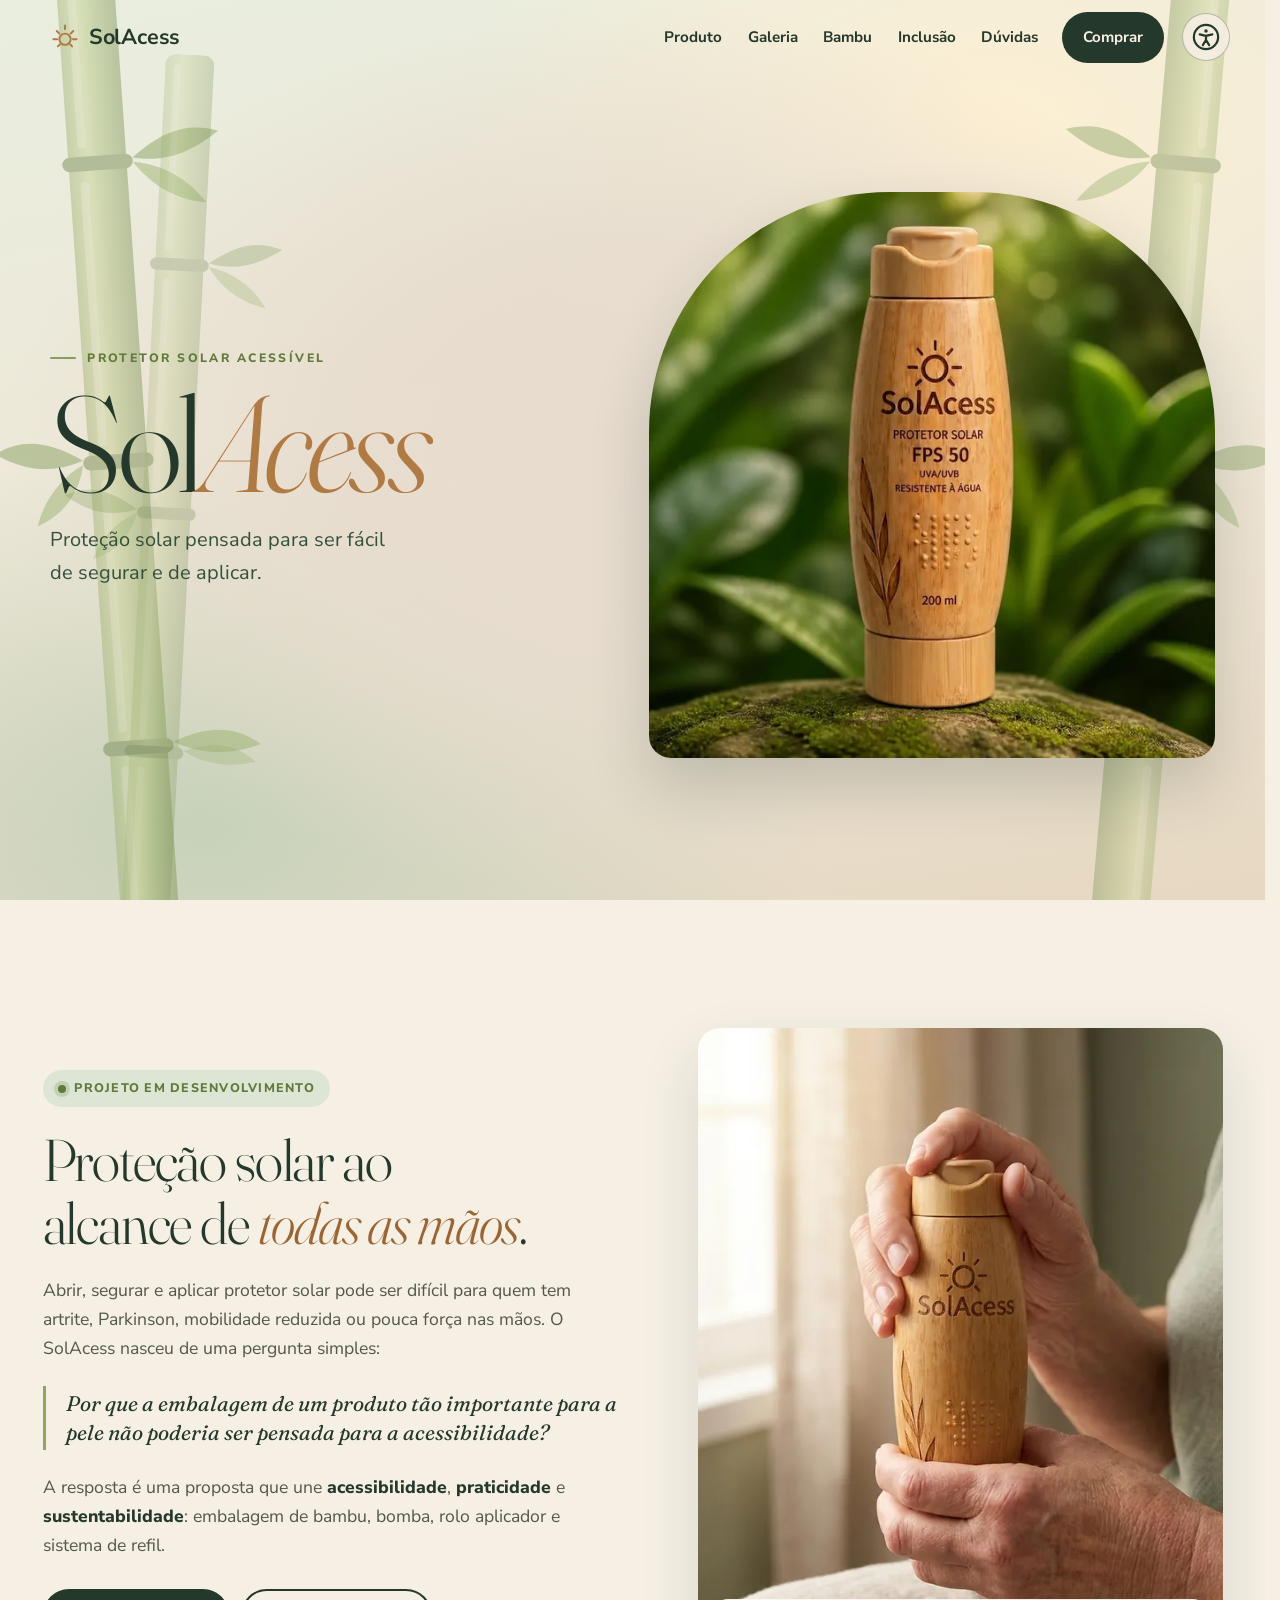
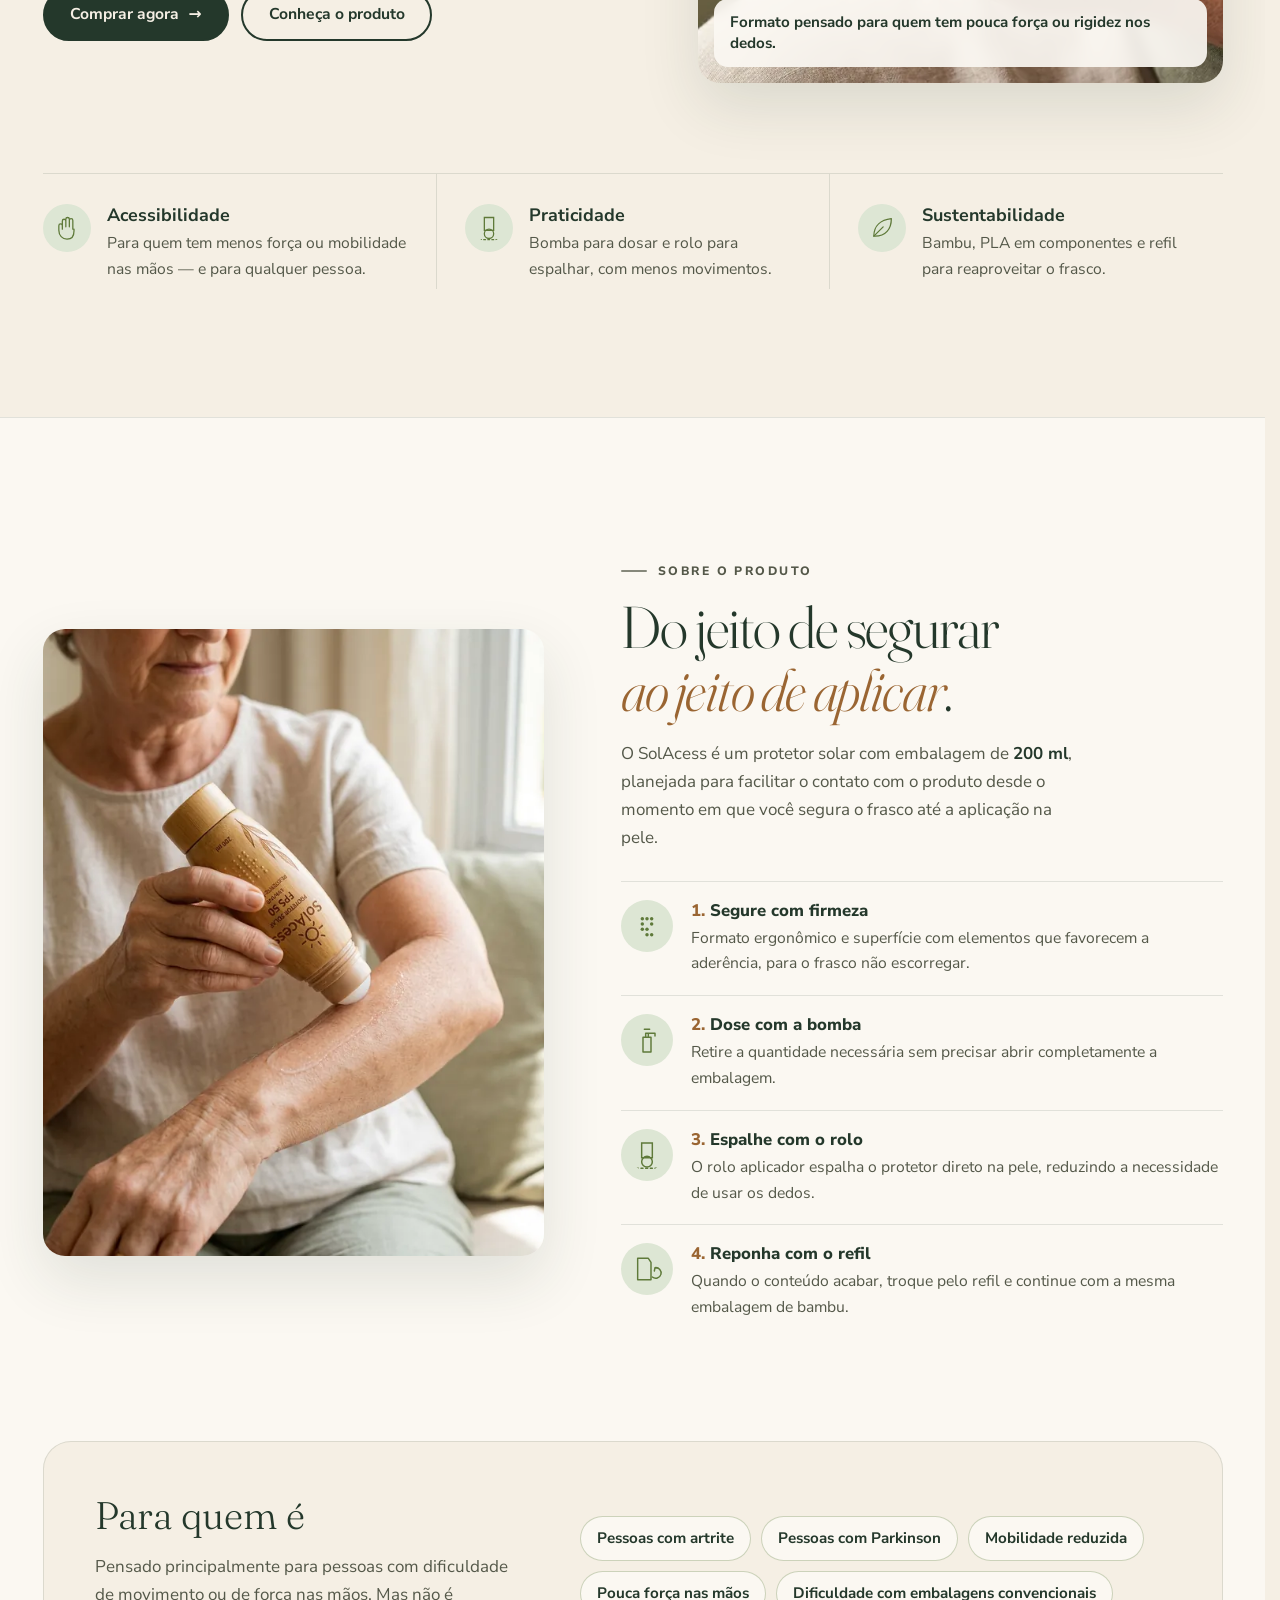
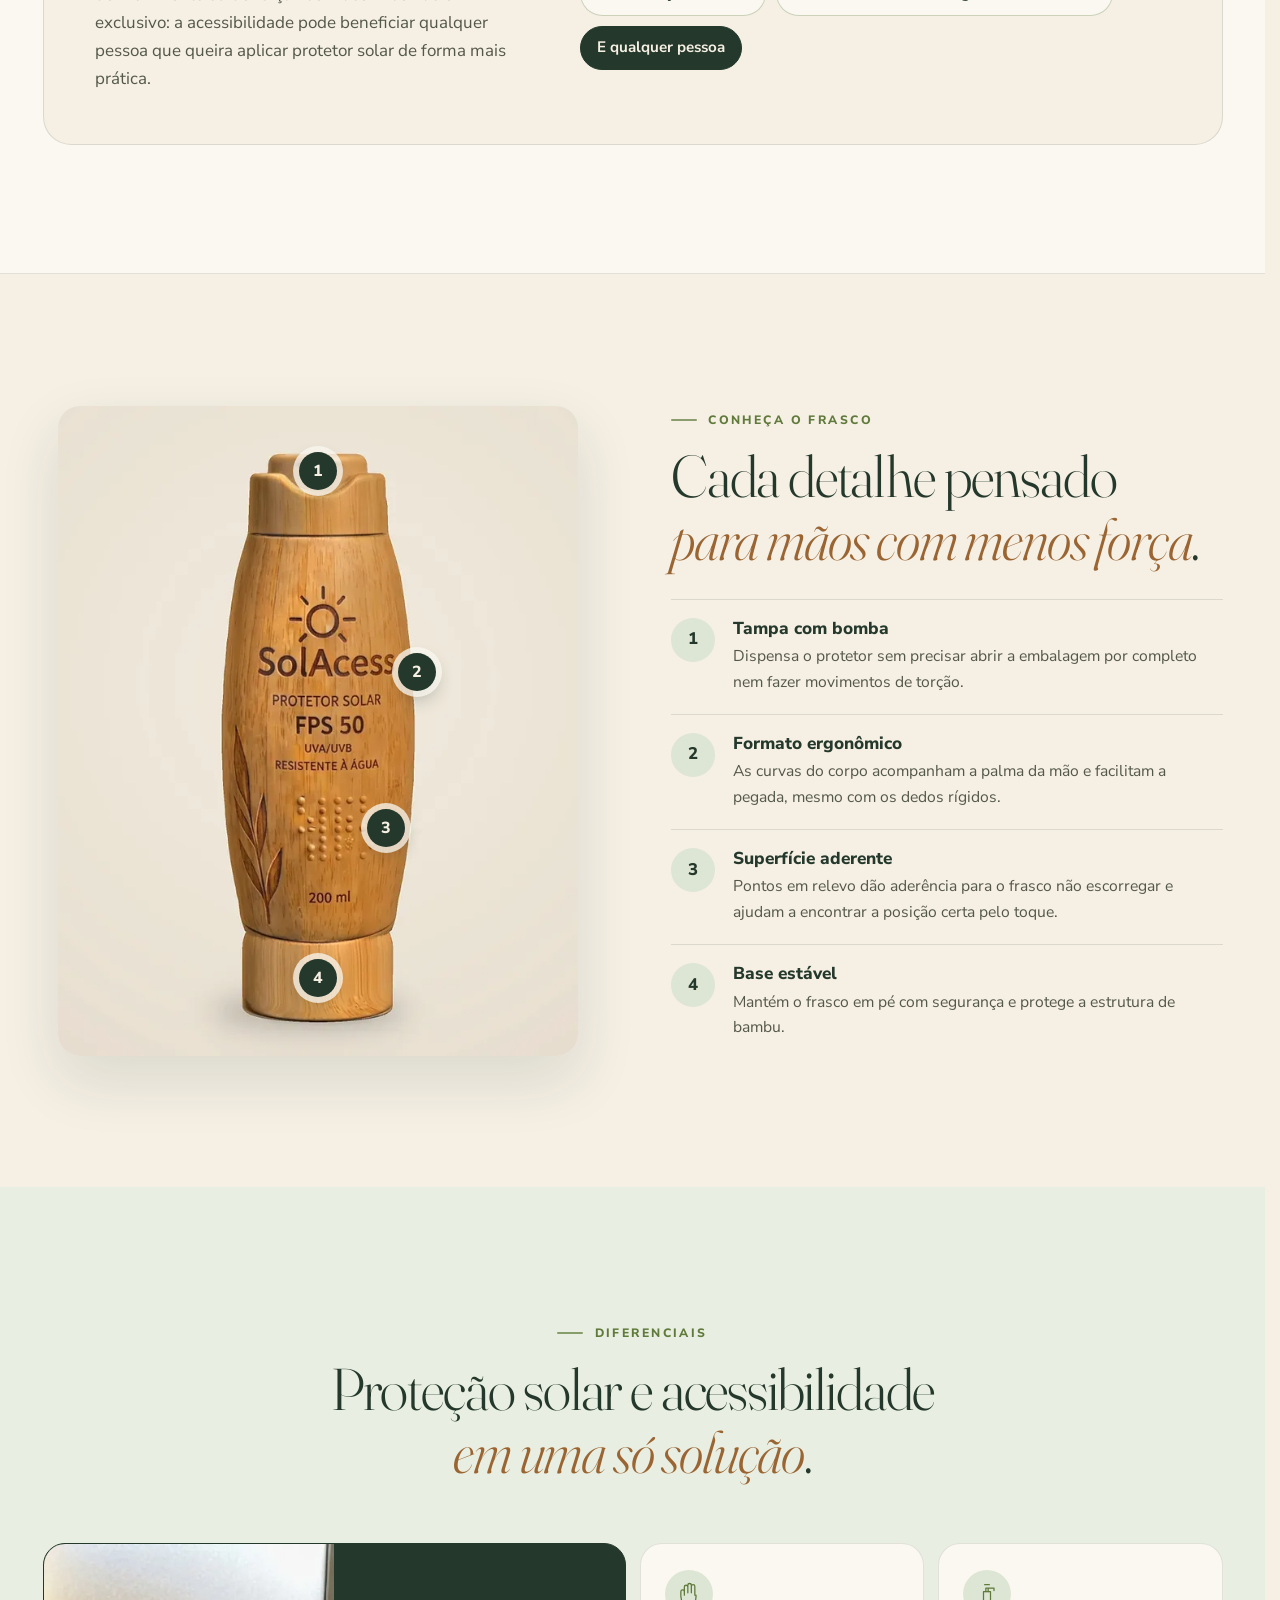
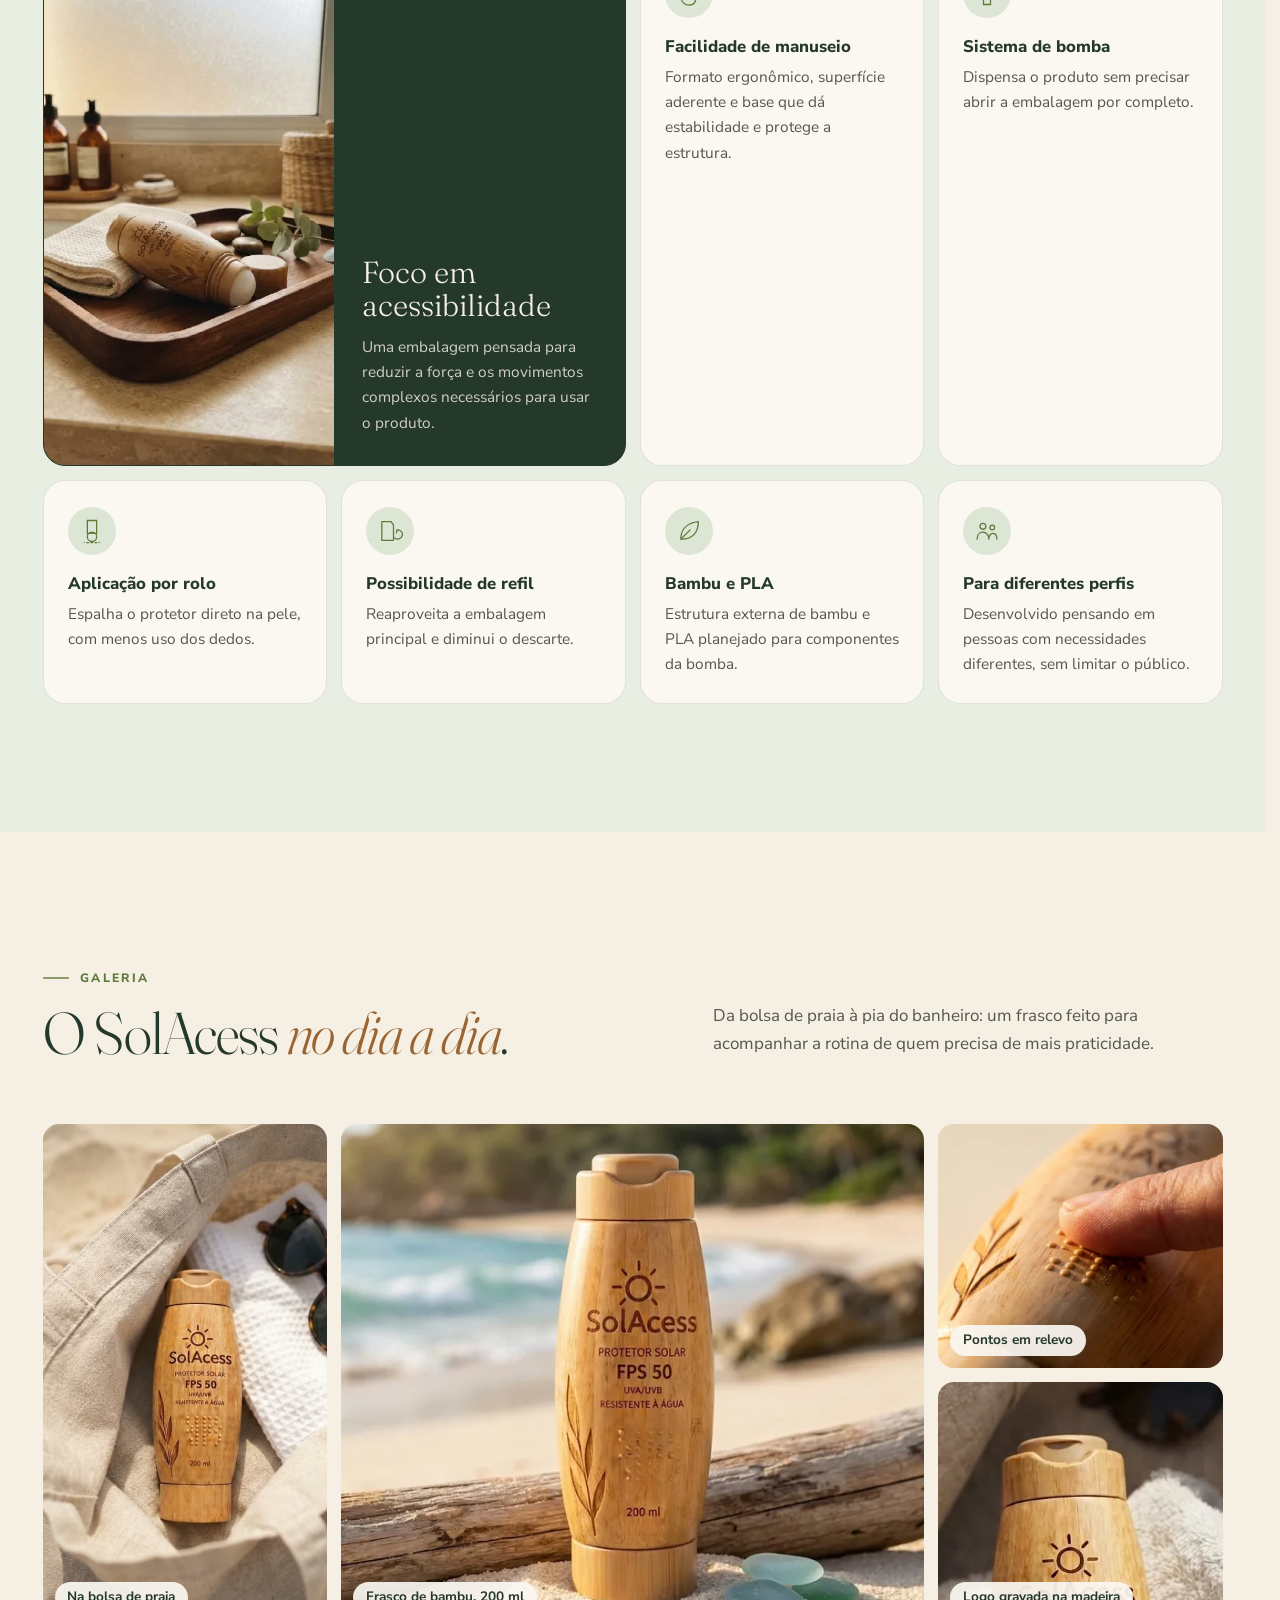
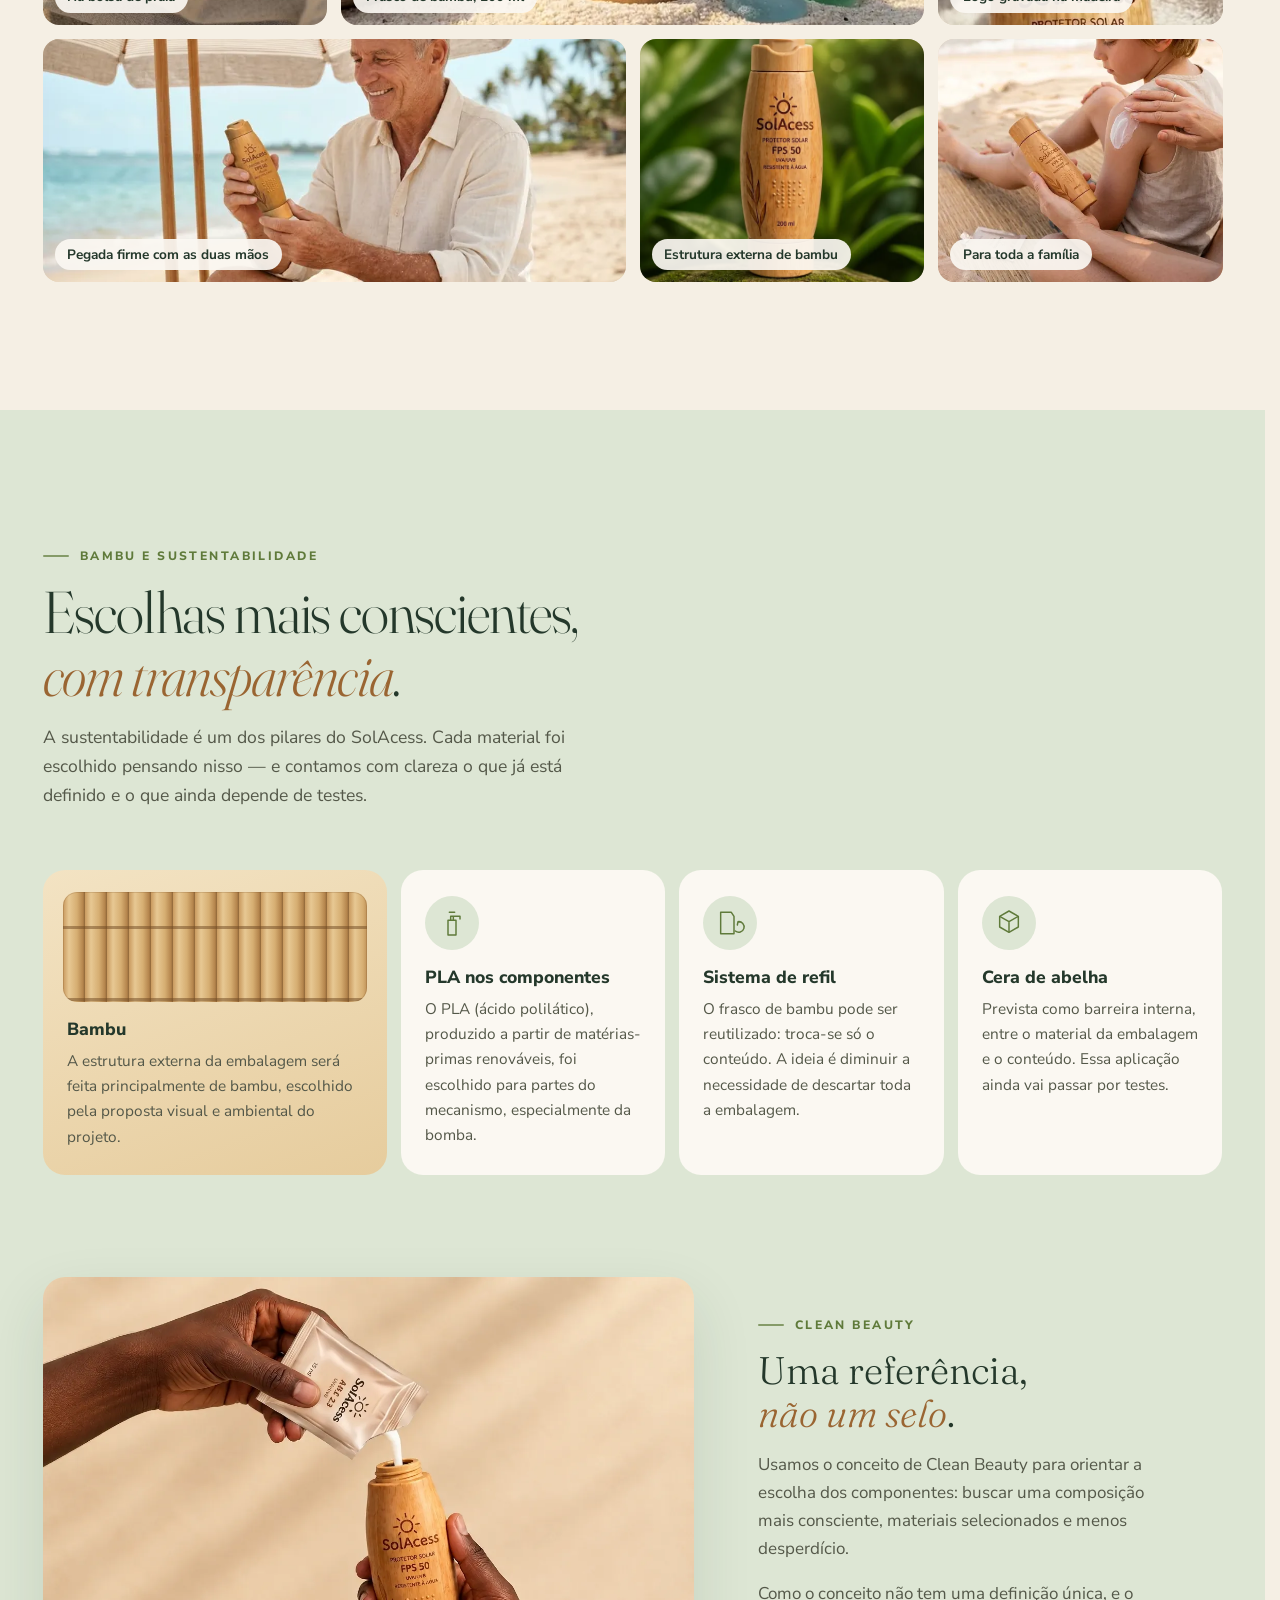
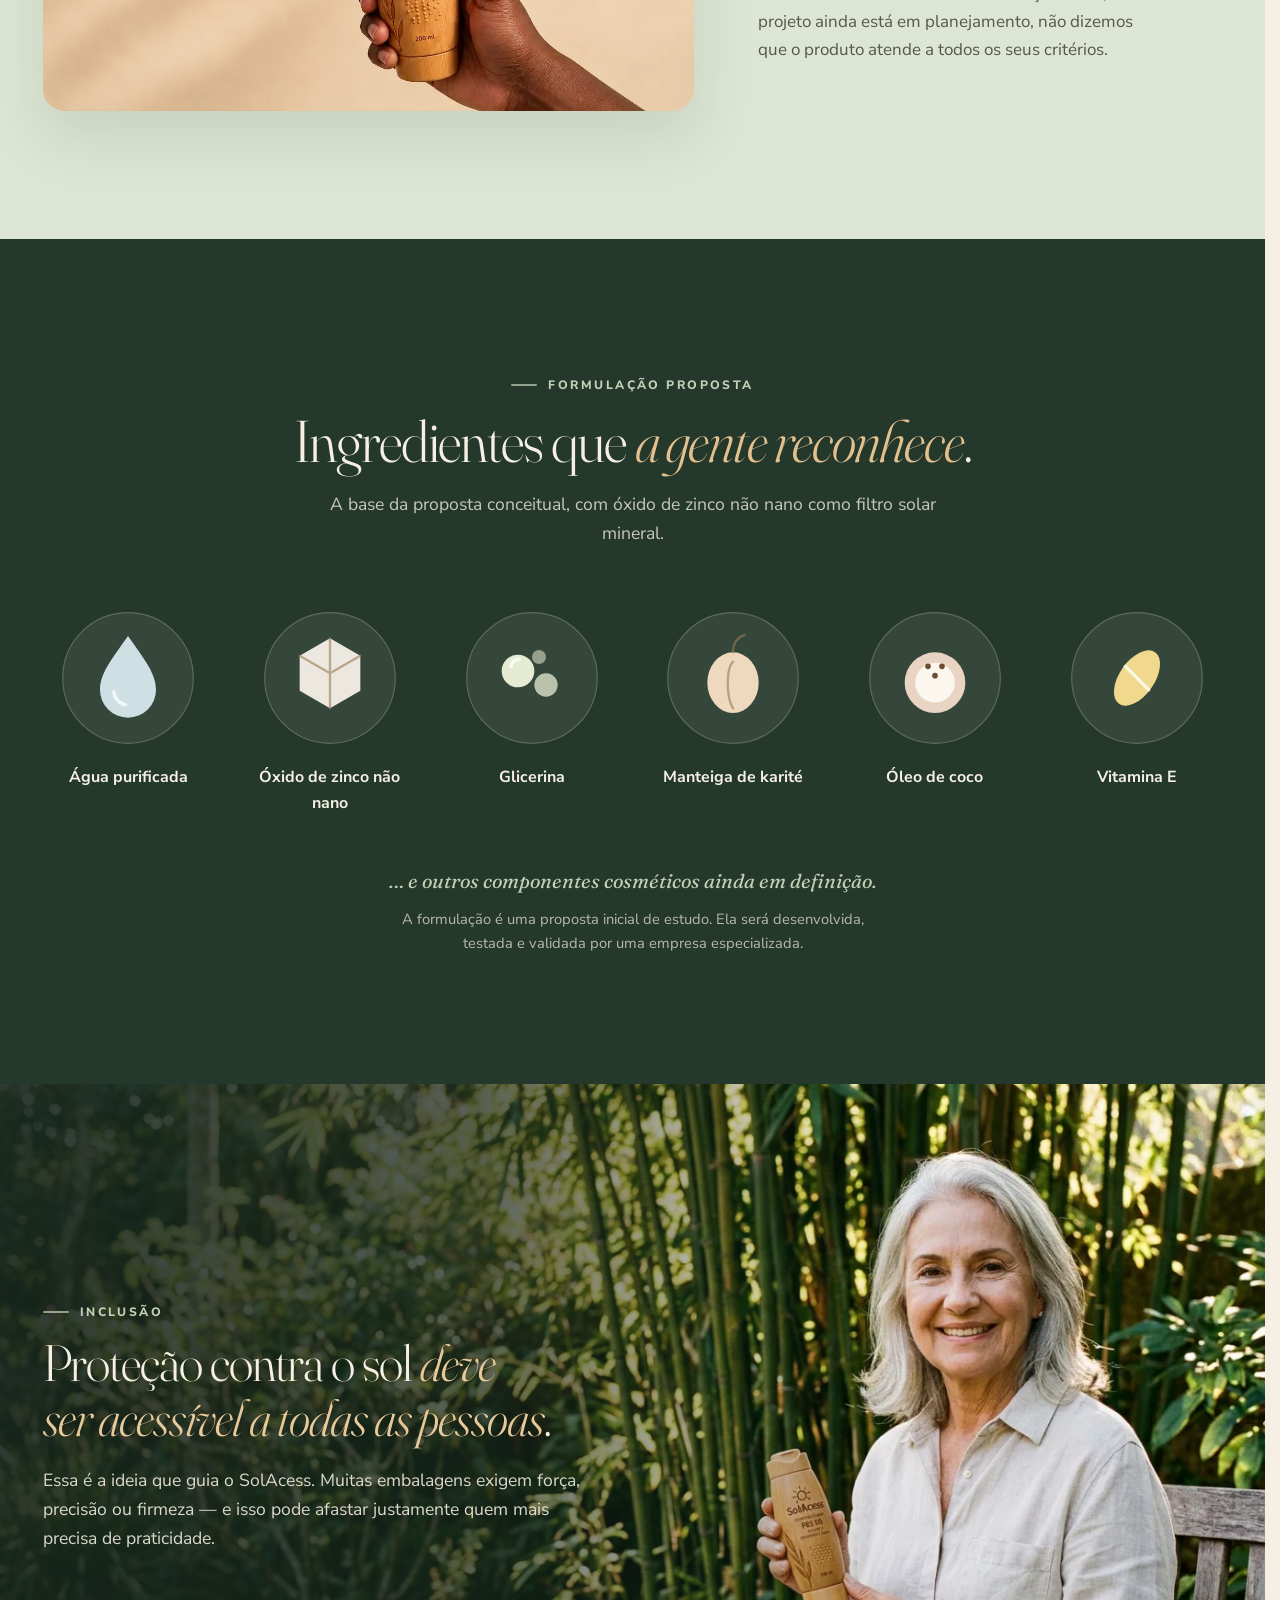
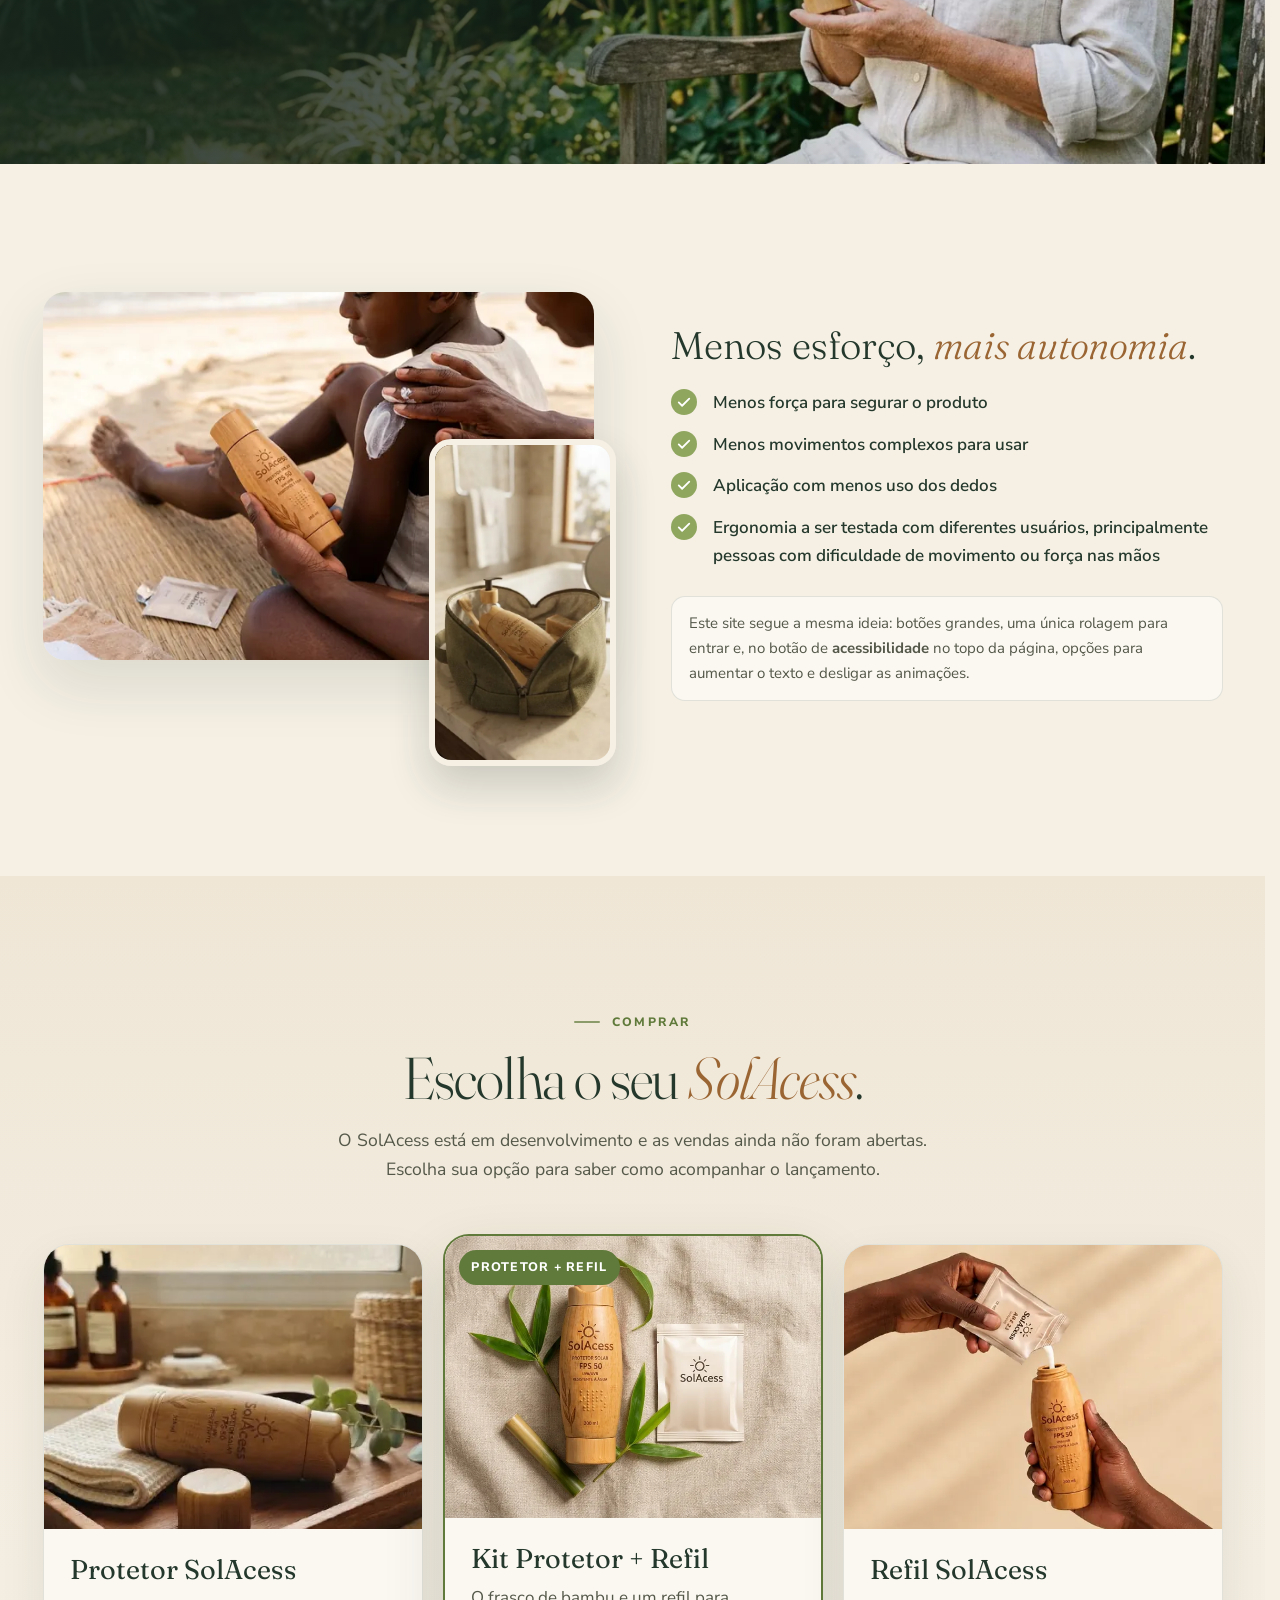
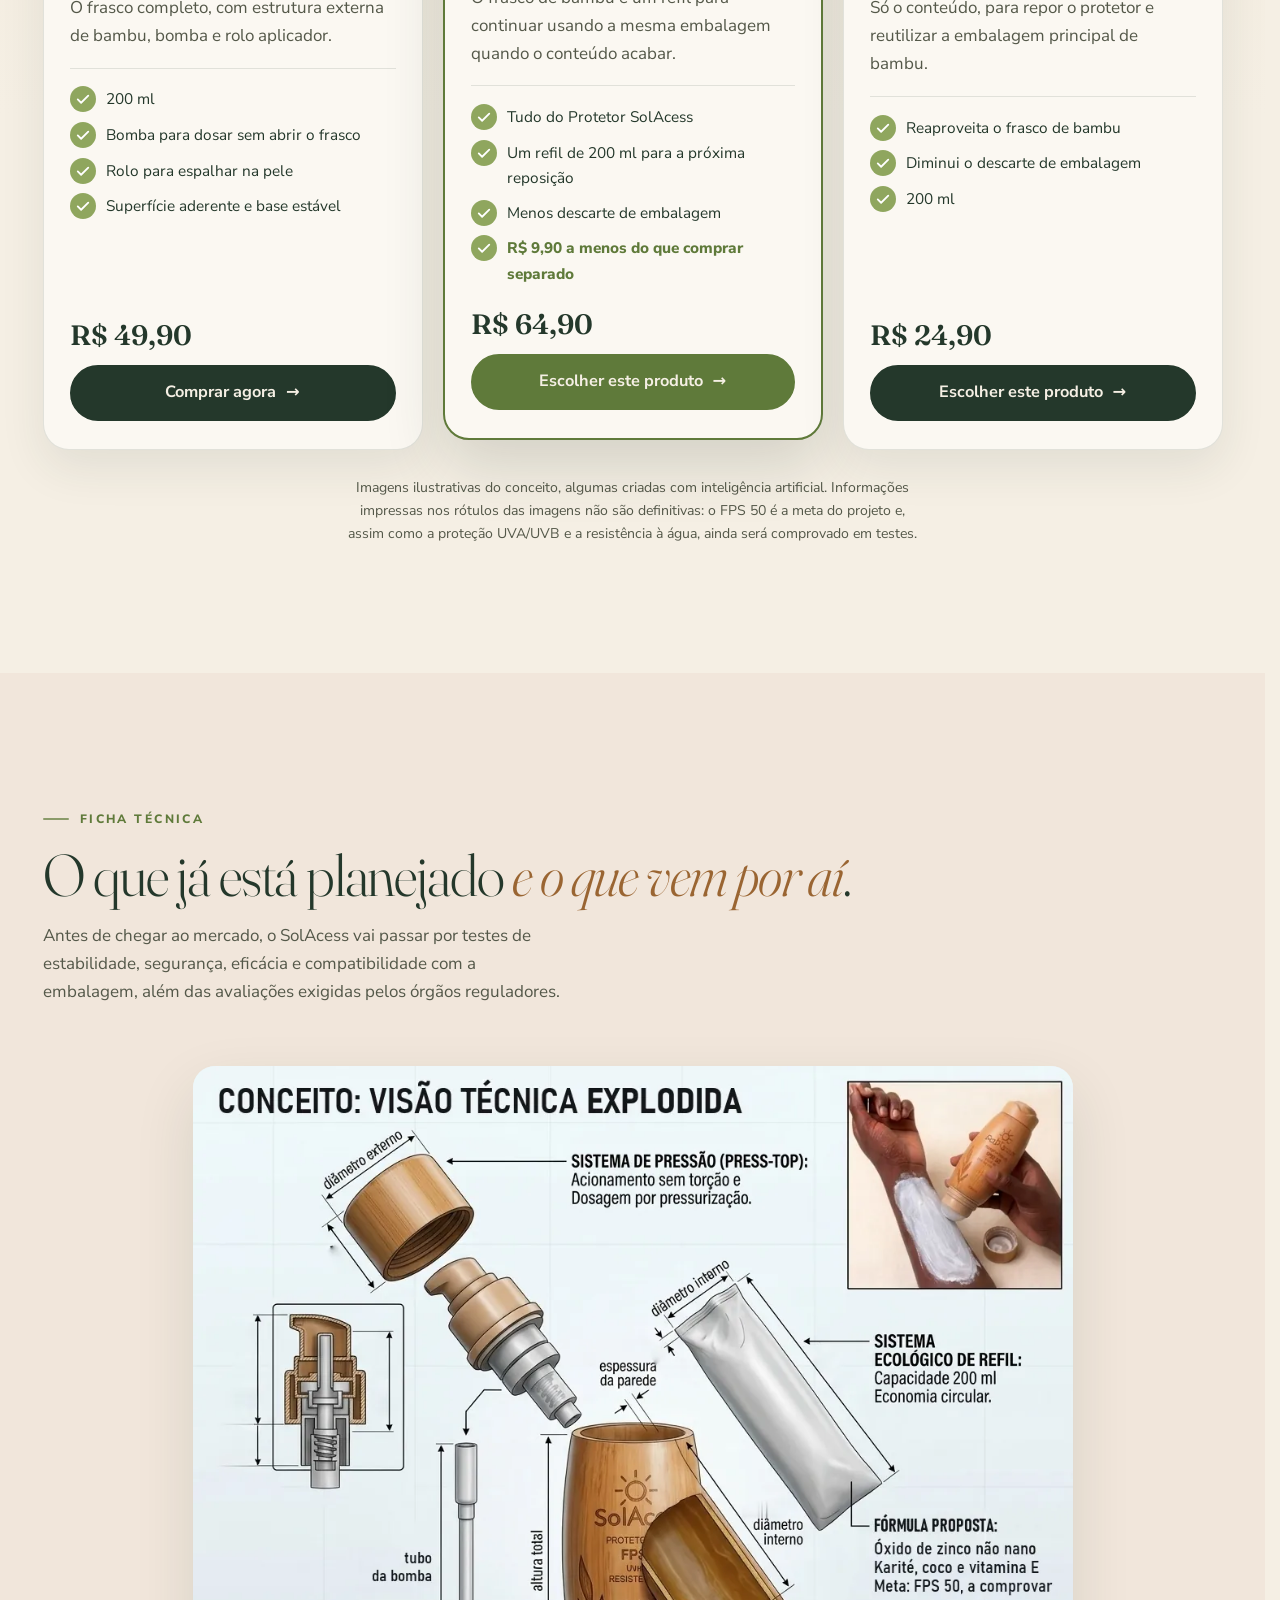
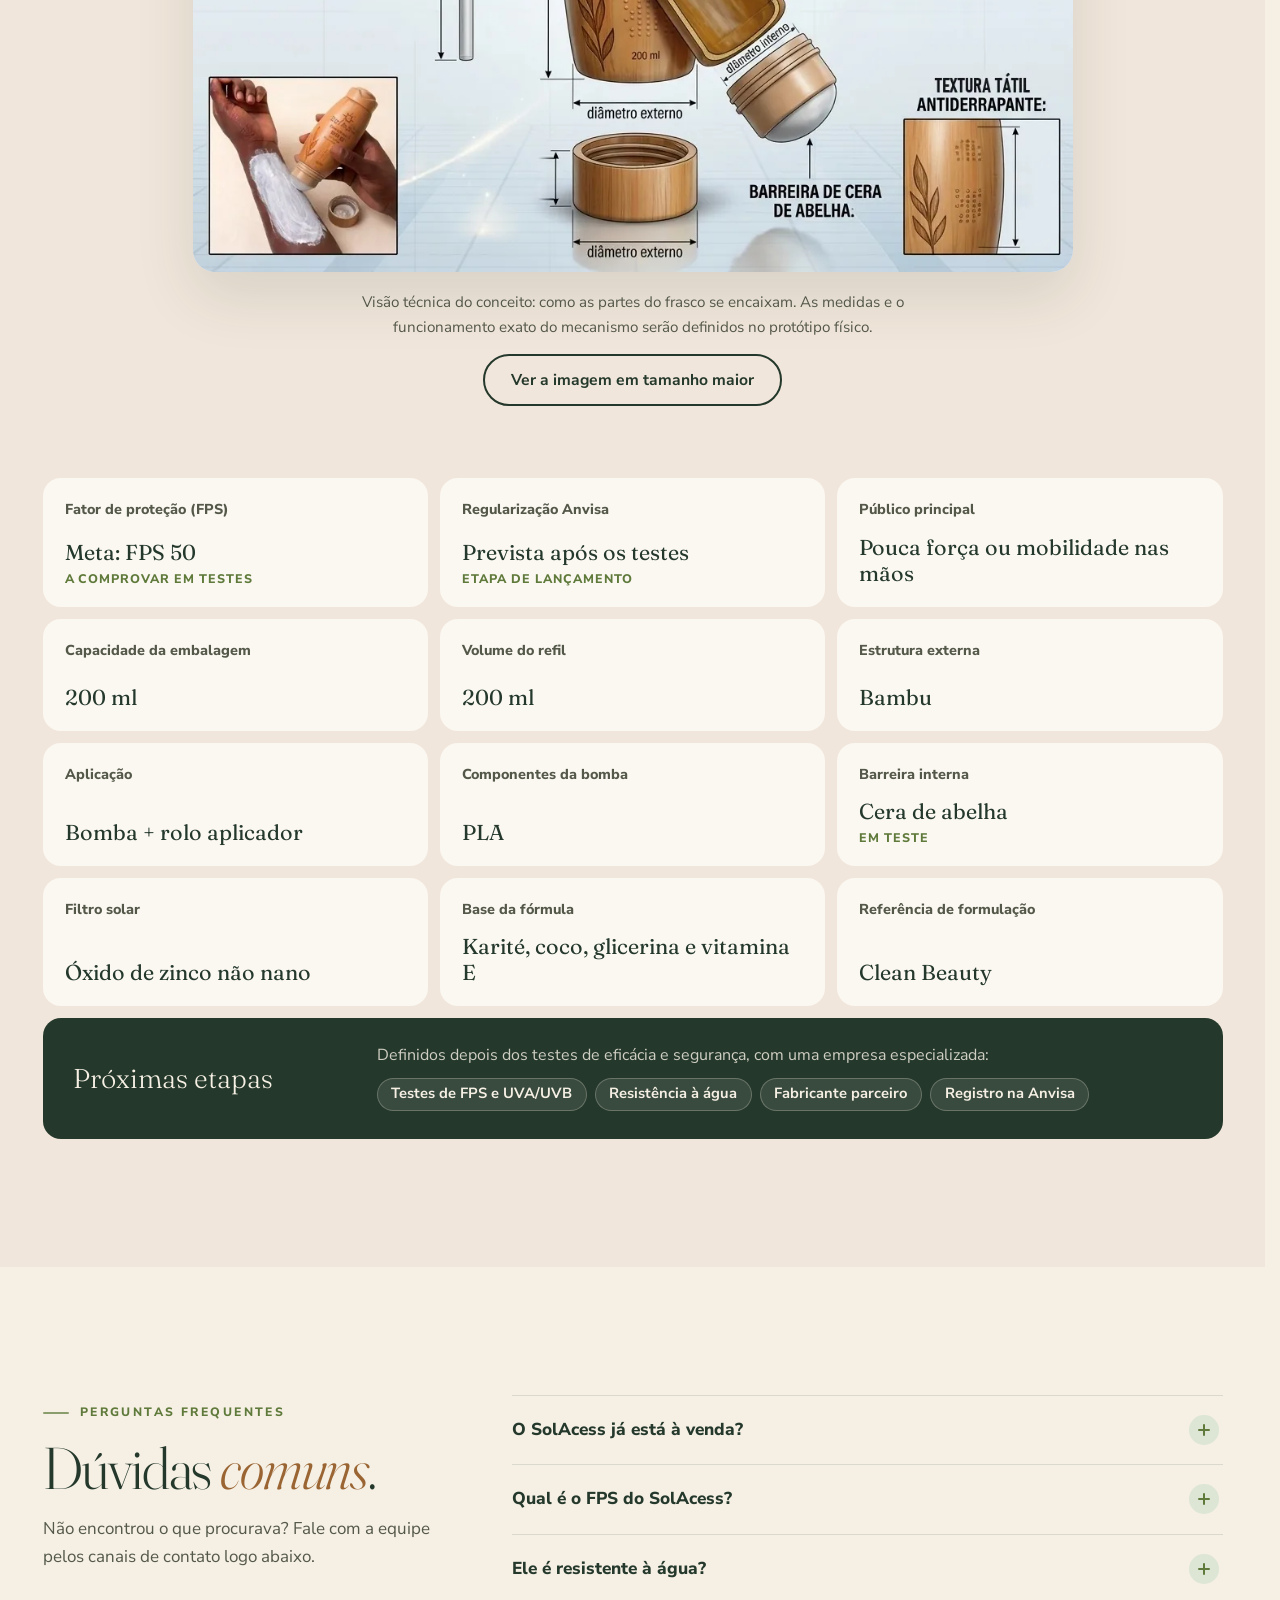
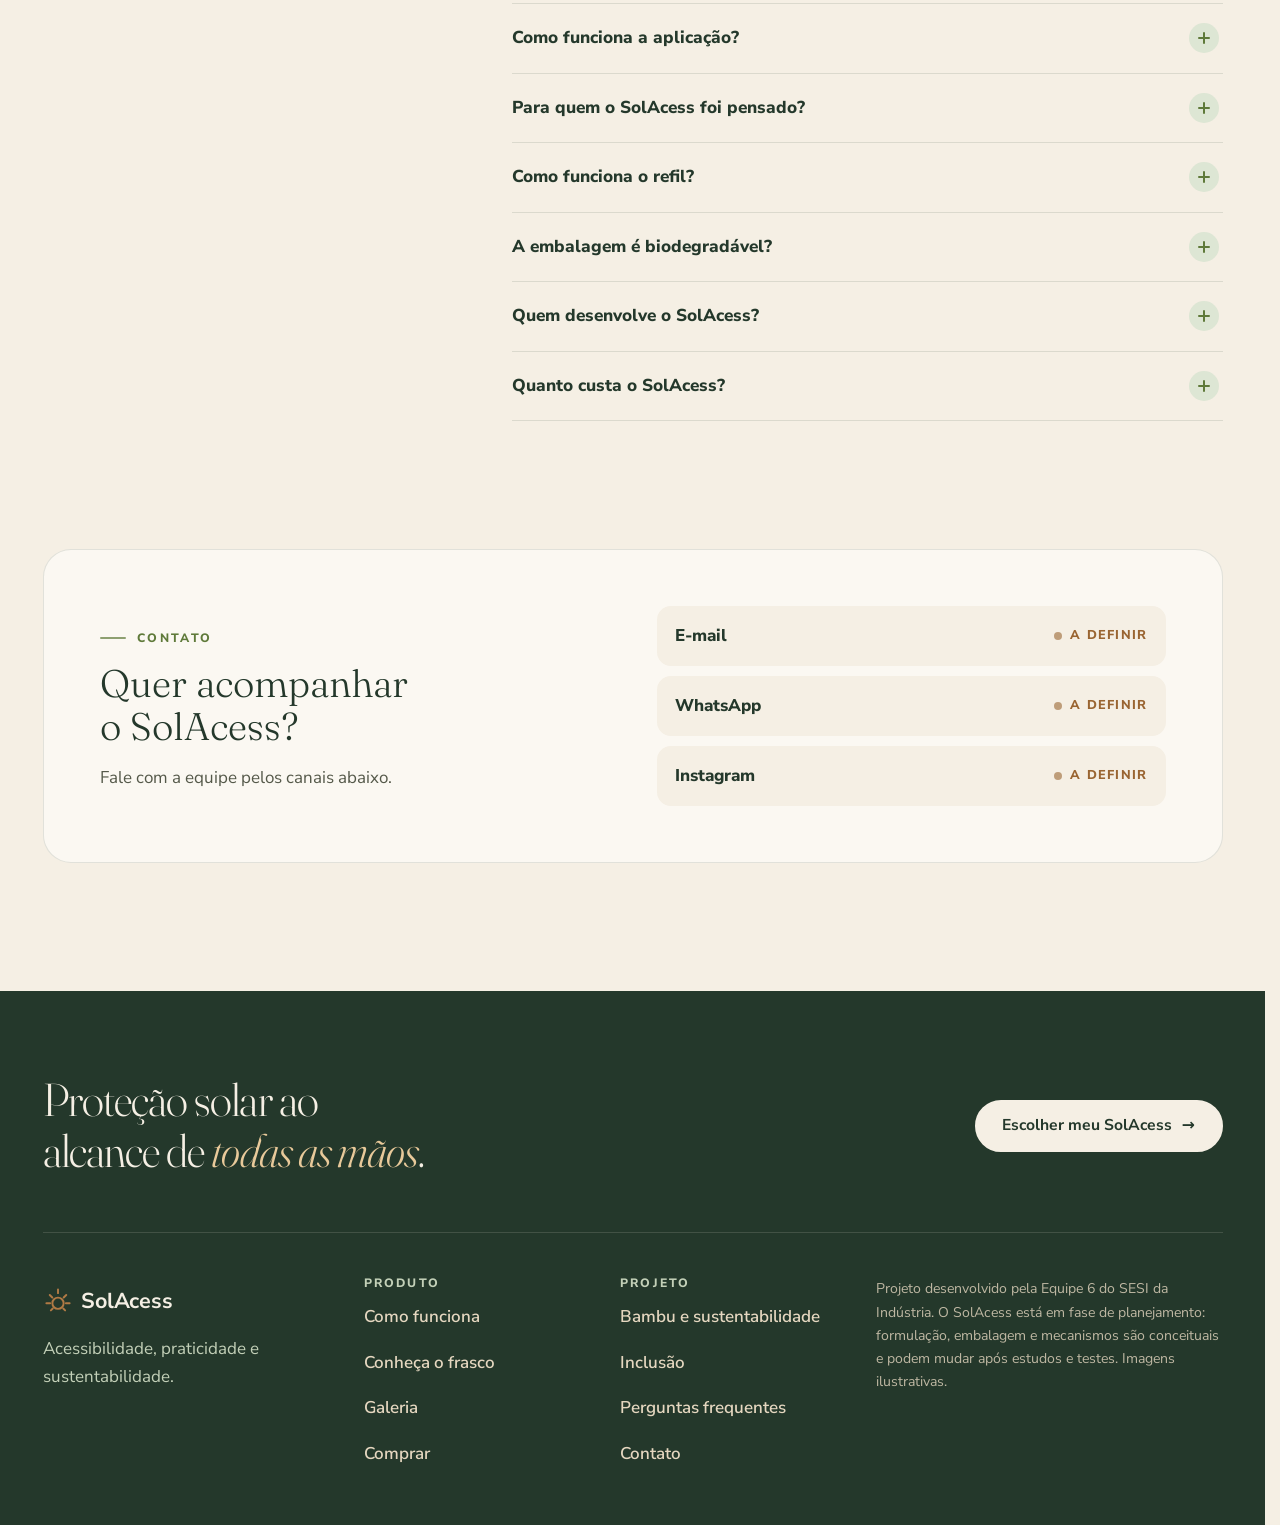
<file: codigo-fonte-completo.html>
<!doctype html>
<!--
  SolAcess — código-fonte completo em um único arquivo.
  Contém: index.html + assets/css/style.css + assets/js/loja.js, specs.js, main.js e hero.js.
  As imagens e os vídeos continuam na pasta assets/ (img/ e video/):
  deixe este arquivo na mesma pasta que a pasta assets/ para o site abrir completo.
-->
<html lang="pt-BR">
<head>
  <meta charset="utf-8">
  <meta name="viewport" content="width=device-width, initial-scale=1">
  <title>SolAcess · Protetor solar acessível</title>
  <meta name="description" content="SolAcess é um projeto de protetor solar que une acessibilidade, praticidade e sustentabilidade: embalagem de bambu, bomba, rolo aplicador e sistema de refil. Em desenvolvimento pela Equipe 6 do SESI da Indústria.">
  <meta name="theme-color" content="#24382B">
  <link rel="preconnect" href="https://fonts.googleapis.com">
  <link rel="preconnect" href="https://fonts.gstatic.com" crossorigin>
  <link href="https://fonts.googleapis.com/css2?family=Fraunces:ital,opsz,wght@0,9..144,300;0,9..144,400;0,9..144,600;1,9..144,300&family=Nunito+Sans:opsz,wght@6..12,400;6..12,600;6..12,700;6..12,800&display=swap" rel="stylesheet">
  <style>
/* ==================== assets/css/style.css ==================== */
/* Layout: página de produto editorial — fotos grandes, superfícies creme calmas, verde-floresta como âncora e madeira como destaque. */
:root {
  --cream: #F5EFE4;
  --cream-2: #EFE6D6;
  --paper: #FBF8F2;       /* superfície dos cartões */
  --sand: #E5D7C0;
  --beige: #D6C1A0;
  --sage: #C3D0B8;
  --mint: #DDE6D4;
  --mint-2: #E8EEE1;
  --blush: #F1E6DB;
  --bamboo: #8FA65E;
  --bamboo-deep: #5F7A3A;
  --bamboo-dry: #C99A5F;
  --forest: #24382B;
  --forest-2: #34503D;
  --wood: #9A6532;        /* texto em destaque: contraste ≥ 4.5:1 sobre o creme */
  --wood-soft: #B07A45;
  --ink: #2A2B25;
  --muted: #545849;
  --line: rgba(36, 56, 43, .12);
  --shadow: 0 24px 60px rgba(36, 56, 43, .12);
  --radius: 22px;
  --radius-sm: 16px;
  --wrap: 1180px;
  --space: clamp(84px, 10vw, 136px);
  --serif: "Fraunces", Georgia, "Times New Roman", serif;
  --sans: "Nunito Sans", system-ui, -apple-system, "Segoe UI", sans-serif;
  color-scheme: light;
}

*, *::before, *::after { box-sizing: border-box; }
html { scroll-behavior: smooth; -webkit-text-size-adjust: 100%; scroll-padding-top: 76px; scrollbar-gutter: stable; }
/* durante a animação de entrada nada rola (roda, barra lateral, teclado, toque); o espaço da barra fica reservado, sem "pulo" */
html.intro-lock { overflow: hidden; }
html.texto-grande { font-size: 118.75%; }
.reduce-motion { scroll-behavior: auto; }
body {
  margin: 0;
  background: var(--cream);
  color: var(--ink);
  font: 400 1.0625rem/1.65 var(--sans);
  overflow-x: hidden;
}
img, video, svg { display: block; max-width: 100%; }
img, video { height: auto; }
a { color: inherit; }
h1, h2, h3 { margin: 0; font-weight: 400; }
p { margin: 0 0 1em; }
ul, ol { margin: 0; padding: 0; list-style: none; }
figure { margin: 0; }

.sr-only { position: absolute; width: 1px; height: 1px; overflow: hidden; clip: rect(0 0 0 0); white-space: nowrap; }
.skip-link {
  position: fixed; left: 16px; top: -60px; z-index: 100;
  background: var(--forest); color: var(--cream); padding: 10px 16px; border-radius: 999px; text-decoration: none;
}
.skip-link:focus { top: 12px; }
:focus-visible { outline: 3px solid var(--forest-2); outline-offset: 3px; border-radius: 6px; }

.wrap { width: min(var(--wrap), 100% - 32px); margin-inline: auto; }

/* ---------- Tipografia ---------- */
.eyebrow {
  display: inline-flex; align-items: center; gap: .7rem;
  font: 800 .76rem/1 var(--sans); letter-spacing: .2em; text-transform: uppercase;
  color: var(--bamboo-deep); margin-bottom: 1.1rem;
}
.eyebrow::before { content: ""; width: 26px; height: 2px; border-radius: 2px; background: currentColor; opacity: .7; }
.display {
  font-family: var(--serif); font-weight: 300; font-size: clamp(2.1rem, 4.6vw, 3.7rem);
  line-height: 1.07; letter-spacing: -.02em; color: var(--forest);
  font-variation-settings: "opsz" 144; text-wrap: balance;
}
.display em, .display-sm em { font-style: italic; color: var(--wood); }
.display-sm { font-family: var(--serif); font-weight: 300; font-size: clamp(1.7rem, 3vw, 2.4rem); line-height: 1.12; color: var(--forest); margin-bottom: 1rem; text-wrap: balance; }
.note, .lead-text { color: var(--muted); max-width: 52ch; }
.lead-text { font-size: 1.1rem; margin-top: 1.1rem; }
.section-head { margin-bottom: clamp(36px, 5vw, 60px); position: relative; }
.section-head.center { text-align: center; }
.section-head.center .eyebrow { justify-content: center; }
.section-head.center .display { margin-inline: auto; max-width: 22ch; }
.section-head.center .lead-text { margin-inline: auto; max-width: 56ch; }
.section-head .note { margin-top: 1rem; }
.section-head.split { display: grid; grid-template-columns: minmax(0, 1.2fr) minmax(0, 1fr); gap: 16px 60px; align-items: end; }
.section-head.split .note { margin: 0 0 .4rem; }

/* ---------- Botões ---------- */
.btn {
  display: inline-flex; align-items: center; justify-content: center; gap: .6em; min-height: 52px;
  background: var(--forest); color: var(--cream); text-decoration: none; border: 2px solid var(--forest);
  padding: .95rem 1.6rem; border-radius: 999px; font: 700 .98rem/1.1 var(--sans); cursor: pointer;
  transition: background .25s, transform .25s, color .25s, border-color .25s;
}
.btn::after { content: "→"; }
.btn:hover { background: var(--forest-2); border-color: var(--forest-2); transform: translateY(-2px); }
.btn-ghost { background: transparent; color: var(--forest); }
.btn-ghost::after { content: none; }
.btn-ghost:hover { background: rgba(36, 56, 43, .08); color: var(--forest); }
.btn-light { background: var(--cream); color: var(--forest); border-color: var(--cream); }
.btn-light:hover { background: #fff; border-color: #fff; color: var(--forest); }
.cta-row { display: flex; flex-wrap: wrap; gap: 12px; margin-top: 1.8rem; }

.pending, .price-todo {
  font-family: var(--sans); font-size: .8rem; font-weight: 800; letter-spacing: .1em; text-transform: uppercase;
  color: var(--wood); display: inline-flex; align-items: center; gap: .5rem;
}
.pending::before, .price-todo::before { content: ""; width: 8px; height: 8px; border-radius: 50%; background: currentColor; opacity: .6; }

/* ---------- Cabeçalho ---------- */
.site-header {
  position: fixed; inset: 0 0 auto 0; z-index: 50;
  display: flex; align-items: center; gap: 18px;
  padding: 12px max(16px, calc((100vw - var(--wrap)) / 2));
  padding-top: calc(12px + env(safe-area-inset-top, 0px)); /* celulares com recorte de câmera */
  transition: background .35s, box-shadow .35s;
  color: var(--forest);
}
.site-header nav { margin-left: auto; }
.site-header.solid { background: rgba(245, 239, 228, .94); backdrop-filter: blur(12px); -webkit-backdrop-filter: blur(12px); box-shadow: 0 1px 0 var(--line); }
.brand { display: inline-flex; align-items: center; gap: .55rem; min-height: 48px; text-decoration: none; font: 700 1.35rem/1 var(--sans); letter-spacing: -.01em; color: var(--forest); }
.brand-sun { width: 30px; height: 30px; color: var(--wood-soft); }
.site-header nav ul { display: flex; align-items: center; gap: 1.4rem; }
/* links com área de toque de 48px de altura (mais fácil para quem tem tremor ou pouca precisão) */
.site-header nav a { display: inline-block; text-decoration: none; font-weight: 700; font-size: .95rem; padding: .8rem .1rem; background: linear-gradient(currentColor, currentColor) 0 calc(100% - .6rem) / 0 1.5px no-repeat; transition: background-size .3s; }
.site-header nav a:hover { background-size: 100% 1.5px; }
.site-header nav .menu-cta a { background: var(--forest); color: var(--cream); padding: .8rem 1.3rem; border-radius: 999px; }
.site-header nav .menu-cta a:hover { background: var(--forest-2); }
.nav-toggle { display: none; }

/* ---------- Acessibilidade (botão no topo + painel) ---------- */
.a11y { flex: none; }
.a11y-toggle {
  display: grid; place-items: center; width: 48px; height: 48px; border-radius: 50%; border: 1.5px solid rgba(36, 56, 43, .3);
  background: rgba(245, 239, 228, .9); color: var(--forest); cursor: pointer; padding: 0;
}
.a11y-toggle svg { width: 28px; height: 28px; }
.a11y-toggle[aria-expanded="true"] { background: var(--forest); color: var(--cream); border-color: var(--forest); }
.a11y-panel {
  position: fixed; z-index: 60; top: calc(76px + env(safe-area-inset-top, 0px)); right: max(16px, calc((100vw - var(--wrap)) / 2));
  width: min(380px, calc(100vw - 32px)); max-height: calc(100vh - 92px); max-height: calc(100svh - 92px); overflow-y: auto; overscroll-behavior: contain;
  display: grid; gap: 10px; padding: 16px; background: var(--cream); color: var(--ink);
  border-radius: var(--radius); box-shadow: 0 20px 50px rgba(36, 56, 43, .22);
}
.a11y-panel[hidden] { display: none; }
.a11y-title { margin: 0; padding: .35rem .3rem .2rem; font: 800 .8rem/1.2 var(--sans); letter-spacing: .14em; text-transform: uppercase; color: var(--bamboo-deep); }
.a11y-opt {
  display: flex; align-items: center; justify-content: space-between; gap: 16px; width: 100%; min-height: 72px;
  padding: 12px 16px; border: 2px solid transparent; border-radius: 16px; background: var(--cream-2);
  color: var(--forest); text-align: left; font: inherit; cursor: pointer;
}
.a11y-opt strong { display: block; font-weight: 800; font-size: 1.05rem; line-height: 1.3; }
.a11y-opt small { display: block; color: var(--muted); font-size: .9rem; line-height: 1.35; margin-top: .15rem; }
.switch { flex: none; position: relative; width: 58px; height: 34px; border-radius: 999px; background: #B9AC94; transition: background .2s; }
.switch::after { content: ""; position: absolute; top: 4px; left: 4px; width: 26px; height: 26px; border-radius: 50%; background: #fff; box-shadow: 0 1px 3px rgba(0, 0, 0, .3); transition: transform .2s; }
.a11y-opt[aria-checked="true"] { border-color: var(--forest); background: var(--mint); }
.a11y-opt[aria-checked="true"] .switch { background: var(--forest); }
.a11y-opt[aria-checked="true"] .switch::after { transform: translateX(24px); }
.a11y-done { width: 100%; margin-top: 4px; min-height: 52px; }

@media (max-width: 920px) {
  .site-header nav { order: 3; margin-left: 0; }
  .a11y { margin-left: auto; }
  .nav-toggle {
    display: grid; place-items: center; width: 48px; height: 48px; border: 0; border-radius: 50%;
    background: rgba(245, 239, 228, .85); color: var(--forest); cursor: pointer;
  }
  .bars, .bars::before, .bars::after { display: block; width: 20px; height: 2px; background: currentColor; border-radius: 2px; position: relative; transition: transform .3s, opacity .3s; }
  .bars::before, .bars::after { content: ""; position: absolute; left: 0; }
  .bars::before { top: -6px; } .bars::after { top: 6px; }
  .nav-toggle[aria-expanded="true"] .bars { background: transparent; }
  .nav-toggle[aria-expanded="true"] .bars::before { transform: translateY(6px) rotate(45deg); }
  .nav-toggle[aria-expanded="true"] .bars::after { transform: translateY(-6px) rotate(-45deg); }
  .site-header nav ul {
    position: fixed; top: calc(74px + env(safe-area-inset-top, 0px)); right: 16px; left: 16px; flex-direction: column; align-items: stretch; gap: 0;
    background: var(--cream); border-radius: var(--radius); padding: .6rem 1.2rem 1rem;
    box-shadow: 0 20px 50px rgba(36, 56, 43, .18);
    opacity: 0; visibility: hidden; transform: translateY(-8px); transition: .25s;
    /* celular deitado: o menu rola em vez de ser cortado */
    max-height: calc(100vh - 90px); max-height: calc(100svh - 90px); overflow-y: auto; overscroll-behavior: contain;
  }
  .site-header nav ul.open { opacity: 1; visibility: visible; transform: none; }
  .site-header nav li + li { border-top: 1px solid var(--line); }
  .site-header nav a { display: block; padding: 1rem 0; font-size: 1.08rem; background: none; }
  .site-header nav .menu-cta { border-top: 0; margin-top: .6rem; }
  .site-header nav .menu-cta a { text-align: center; padding: .9rem; }
}

/* ---------- Abertura ---------- */
/* Rolagem única: a abertura ocupa uma tela só; a animação toca sozinha depois de um gesto (hero.js) */
.hero { position: relative; height: 100vh; height: calc(100svh - env(safe-area-inset-top, 0px)); background: var(--cream); }
.hero-sticky { position: sticky; top: 0; height: 100vh; height: calc(100svh - env(safe-area-inset-top, 0px)); overflow: hidden; }
.hero-bg {
  position: absolute; inset: 0;
  background:
    radial-gradient(closest-side at 50% 50%, #E7DCCE 0%, rgba(231, 220, 206, .9) 45%, rgba(231, 220, 206, 0) 100%),
    radial-gradient(60% 50% at 78% 14%, rgba(255, 240, 210, .9), transparent 70%),
    radial-gradient(70% 60% at 16% 92%, rgba(195, 208, 184, .9), transparent 70%),
    linear-gradient(170deg, #E9EEDF 0%, #EFE7D7 55%, #E6D8C2 100%);
}
.hero-bamboo { position: absolute; height: 120%; width: auto; top: -10%; opacity: .45; pointer-events: none; }
.hb-1 { left: max(-30px, calc(50% - 640px)); transform: rotate(-4deg); }
.hb-2 { left: max(30px, calc(50% - 570px)); height: 100%; top: 6%; opacity: .28; transform: rotate(3deg); }
.hb-3 { right: max(-20px, calc(50% - 660px)); transform: rotate(5deg) scaleX(-1); opacity: .38; }
.hero-model { position: absolute; inset: 0; touch-action: pan-y; cursor: grab; user-select: none; -webkit-user-select: none; opacity: 0; transition: opacity 1s; }
.ready .hero-model { opacity: 1; }
.hero-model.grabbing { cursor: grabbing; }
.hero-video {
  position: absolute; left: 50%; top: 50%;
  width: var(--s, 90vh); height: var(--s, 90vh); max-width: none; object-fit: cover;
  margin-left: calc(var(--s, 90vh) / -2); margin-top: calc(var(--s, 90vh) / -2);
  transform-origin: 50% 7.5%; will-change: transform;
  -webkit-mask-image: radial-gradient(closest-side, #000 62%, transparent 100%);
  mask-image: radial-gradient(closest-side, #000 62%, transparent 100%);
  pointer-events: none;
}

.hero-copy { position: absolute; z-index: 3; pointer-events: none; }
.stage { opacity: 0; will-change: opacity, transform; }
.stage-1 { opacity: 1; left: max(16px, calc((100vw - var(--wrap)) / 2)); bottom: 12vh; max-width: 30rem; }
.stage-1 h1 {
  font-family: var(--serif); font-weight: 300; font-size: clamp(3.6rem, 11vw, 8.5rem); line-height: .9; letter-spacing: -.04em; color: var(--forest);
  font-variation-settings: "opsz" 144;
}
.stage-1 h1 span { font-style: italic; color: var(--wood-soft); }
.lede { font-size: clamp(1.05rem, 1.6vw, 1.25rem); color: var(--forest-2); margin-top: 1.2rem; max-width: 28ch; }
.scroll-hint { display: inline-flex; align-items: center; gap: .7rem; font-size: .82rem; letter-spacing: .14em; text-transform: uppercase; font-weight: 800; color: var(--forest-2); margin-top: 1.4rem; }
.mouse { width: 20px; height: 32px; border: 2px solid currentColor; border-radius: 12px; position: relative; }
.mouse::after { content: ""; position: absolute; left: 50%; top: 6px; width: 3px; height: 7px; margin-left: -1.5px; background: currentColor; border-radius: 2px; animation: wheel 1.8s infinite; }
@keyframes wheel { 0% { opacity: 1; transform: none; } 80% { opacity: 0; transform: translateY(9px); } 100% { opacity: 0; } }
.stage-2 { right: max(16px, calc((100vw - var(--wrap)) / 2)); top: 50%; transform: translateY(-50%); max-width: 22rem; text-align: right; }
.stage-3 { left: 0; right: 0; top: 14vh; text-align: center; }
.stage-big { font-family: var(--serif); font-weight: 300; font-size: clamp(2.2rem, 5.5vw, 4.6rem); line-height: 1; color: var(--forest); margin: 0 0 .8rem; letter-spacing: -.02em; }
.stage-small { color: var(--forest-2); font-size: 1.05rem; }
.drag-hint {
  position: absolute; z-index: 3; right: max(16px, calc((100vw - var(--wrap)) / 2)); bottom: 12vh; margin: 0;
  font-size: .78rem; letter-spacing: .14em; text-transform: uppercase; font-weight: 800; color: var(--forest-2); opacity: .8;
}
.hero-veil { position: absolute; inset: 0; z-index: 4; pointer-events: none; background: var(--cream); clip-path: circle(0% at 50% 50%); }
/* botão grande para entrar sem precisar rolar */
.skip-intro {
  position: absolute; z-index: 5; left: 50%; bottom: calc(22px + env(safe-area-inset-bottom, 0px)); transform: translateX(-50%);
  display: inline-flex; align-items: center; justify-content: center; gap: .55rem; min-height: 52px;
  font: 800 1rem/1 var(--sans); color: var(--cream); background: var(--forest); text-decoration: none; white-space: nowrap;
  padding: .9rem 1.6rem; border-radius: 999px; box-shadow: 0 12px 28px rgba(36, 56, 43, .28);
}
.skip-intro::after { content: "↓"; }
.skip-intro:hover { background: var(--forest-2); }
.intro-playing .hero-model { cursor: default; }
.hero-fallback { display: none; }

.no-3d .hero { height: auto; }
.no-3d .hero-sticky { position: relative; height: auto; min-height: 100svh; display: grid; grid-template-columns: 1fr 1fr; align-items: center; gap: 32px; padding: 110px max(16px, calc((100vw - var(--wrap)) / 2)) 60px; }
.no-3d .hero-model, .no-3d .stage-2, .no-3d .stage-3, .no-3d .drag-hint, .no-3d .hero-veil, .no-3d .skip-intro, .no-3d .scroll-hint { display: none; }
.no-3d .hero-copy { position: relative; left: auto; right: auto; bottom: auto; grid-row: 1; grid-column: 1; }
.no-3d .hero-fallback { display: block; position: relative; z-index: 1; grid-column: 2; }
.no-3d .hero-fallback img { border-radius: 240px 240px var(--radius) var(--radius); box-shadow: 0 30px 60px rgba(36, 56, 43, .2); }
@media (max-width: 800px) {
  .no-3d .hero-sticky { grid-template-columns: 1fr; padding-top: 96px; }
  .no-3d .hero-fallback { grid-column: 1; grid-row: 2; }
}
@media (max-width: 700px) {
  /* o texto fica acima do botão "Entrar no site" (16px + 52px de altura) */
  .stage-1 { bottom: calc(92px + env(safe-area-inset-bottom, 0px)); right: 16px; }
  .stage-2 { left: 16px; right: 16px; top: auto; bottom: calc(92px + env(safe-area-inset-bottom, 0px)); transform: none; text-align: left; }
  .stage-3 { top: 12vh; }
  .drag-hint { display: none; }
  .skip-intro { bottom: calc(16px + env(safe-area-inset-bottom, 0px)); }
  .hero-bamboo { opacity: .28; }
  /* véu claro atrás do texto: começa logo acima do bloco de texto (--copy-top vem do hero.js) */
  .has-3d .hero-sticky::after {
    content: ""; position: absolute; left: 0; right: 0; bottom: 0; top: calc(var(--copy-top, 48%) - 90px); z-index: 2; pointer-events: none;
    background: linear-gradient(180deg, rgba(240, 233, 219, 0) 0, rgba(240, 233, 219, .86) 90px, rgba(240, 233, 219, .94) 100%);
    opacity: var(--shade, 1);
  }
  .stage-1 .eyebrow { margin-bottom: .7rem; }
  .stage-1 h1 { font-size: clamp(3rem, 16vw, 5rem); }
  .lede { font-size: 1rem; margin-top: .7rem; }
  .scroll-hint { margin-top: .9rem; }
  .stage-big { font-size: clamp(2rem, 10vw, 3rem); }
}
/* celulares baixos (ex.: 320×568): menos texto na abertura para sobrar espaço ao frasco */
@media (max-width: 700px) and (max-height: 640px) {
  .scroll-hint { display: none; }
  .stage-1 h1 { font-size: clamp(2.8rem, 14vw, 4rem); }
}
/* celular deitado */
@media (max-height: 500px) and (orientation: landscape) {
  .site-header { padding-top: calc(8px + env(safe-area-inset-top, 0px)); padding-bottom: 8px; }
  .stage-1 { bottom: 78px; max-width: 46%; }
  .stage-1 .eyebrow { margin-bottom: .4rem; }
  .stage-1 h1 { font-size: clamp(2.4rem, 14vh, 4rem); }
  .lede { font-size: .98rem; margin-top: .4rem; }
  .scroll-hint { display: none; }
  .stage-2 { max-width: 40%; }
  .stage-3 { top: 76px; }
  .drag-hint { bottom: 24px; }
  .skip-intro { bottom: calc(12px + env(safe-area-inset-bottom, 0px)); }
  .no-3d .hero-sticky { min-height: 0; padding-top: 80px; grid-template-columns: 1fr 1fr; }
  .no-3d .hero-fallback { grid-column: 2; grid-row: 1; }
}

/* ---------- Seções (base) ---------- */
section { position: relative; }
.photo-card img, .intro-photo img, .refil-photo img, .inc-photos img, .anat-figure img { width: 100%; border-radius: var(--radius); }

/* ---------- Início ---------- */
.intro { padding: clamp(84px, 10vw, 140px) 0 var(--space); outline: none; }
.intro-grid { display: grid; grid-template-columns: minmax(0, 1.05fr) minmax(0, .95fr); gap: clamp(32px, 6vw, 96px); align-items: center; }
.intro-text { font-size: 1.1rem; color: var(--muted); }
.intro-text .display { margin-bottom: 1.4rem; }
.intro-text strong { color: var(--forest); font-weight: 800; }
.intro-text blockquote {
  margin: 1.4rem 0; padding: .2rem 0 .2rem 1.3rem; border-left: 3px solid var(--bamboo);
  font-family: var(--serif); font-style: italic; font-size: 1.32rem; line-height: 1.38; color: var(--forest);
}
.intro-photo { position: relative; }
.intro-photo img { aspect-ratio: 4 / 5; object-fit: cover; box-shadow: var(--shadow); }
.intro-photo figcaption {
  position: absolute; left: 16px; right: 16px; bottom: 16px; padding: .8rem 1rem; border-radius: 14px;
  background: rgba(251, 248, 242, .92); color: var(--forest); font-weight: 700; font-size: .95rem; line-height: 1.4;
  -webkit-backdrop-filter: blur(6px); backdrop-filter: blur(6px);
}
.status-pill {
  display: inline-flex; align-items: center; gap: .55rem; margin-bottom: 1.3rem;
  background: var(--mint); color: var(--bamboo-deep); font-weight: 800; font-size: .78rem; letter-spacing: .1em; text-transform: uppercase;
  padding: .5rem .95rem; border-radius: 999px;
}
.status-pill span { width: 8px; height: 8px; border-radius: 50%; background: var(--bamboo-deep); box-shadow: 0 0 0 4px rgba(95, 122, 58, .2); }
.pillars { display: grid; grid-template-columns: repeat(3, minmax(0, 1fr)); margin-top: clamp(56px, 7vw, 96px); border-top: 1px solid var(--line); }
.pillars li { display: grid; grid-template-columns: 48px 1fr; column-gap: 16px; align-content: start; padding: 30px 28px 6px 0; }
.pillars li + li { padding-left: 28px; border-left: 1px solid var(--line); }
.pillars svg { grid-row: span 2; width: 48px; height: 48px; padding: 10px; border-radius: 50%; background: var(--mint); color: var(--bamboo-deep); }
.pillars strong { font-size: 1.12rem; color: var(--forest); line-height: 1.3; }
.pillars span { color: var(--muted); font-size: .98rem; margin-top: .25rem; }

/* ---------- Produto ---------- */
.produto { padding: var(--space) 0; background: var(--paper); border-block: 1px solid var(--line); }
.produto-grid { display: grid; grid-template-columns: minmax(0, 5fr) minmax(0, 6fr); gap: clamp(32px, 6vw, 96px); align-items: center; }
.produto-photo img { aspect-ratio: 4 / 5; object-fit: cover; box-shadow: var(--shadow); }
.produto-copy > p { color: var(--muted); max-width: 46ch; margin-top: 1.2rem; }
.produto-copy strong { color: var(--forest); }
.steps { counter-reset: s; display: grid; margin-top: 1.8rem; }
.steps li { display: grid; grid-template-columns: 52px 1fr; gap: 18px; align-items: start; padding: 18px 0; border-top: 1px solid var(--line); }
.steps svg { width: 52px; height: 52px; padding: 10px; border-radius: 50%; background: var(--mint); color: var(--bamboo-deep); }
.steps h3 { font: 800 1.05rem/1.3 var(--sans); color: var(--forest); counter-increment: s; }
.steps h3::before { content: counter(s) ". "; color: var(--wood); }
.steps p { margin: .25rem 0 0; color: var(--muted); font-size: .98rem; }

.publico { margin-top: clamp(64px, 8vw, 110px); display: grid; grid-template-columns: minmax(0, 5fr) minmax(0, 7fr); gap: clamp(24px, 5vw, 70px); align-items: center; background: var(--cream); border: 1px solid var(--line); border-radius: 28px; padding: clamp(28px, 4vw, 52px); }
.publico-copy p { color: var(--muted); margin: 0; }
.tags { display: flex; flex-wrap: wrap; gap: 10px; }
.tags li { background: var(--paper); border: 1.5px solid rgba(95, 122, 58, .3); color: var(--forest); padding: .55rem 1rem; border-radius: 999px; font-weight: 700; font-size: .95rem; }
.tags .tag-all { background: var(--forest); color: var(--cream); border-color: var(--forest); }

/* ---------- Conheça o frasco ---------- */
.anatomia { padding: var(--space) 0; }
.anat-grid { display: grid; grid-template-columns: minmax(0, 1fr) minmax(0, 1fr); gap: clamp(32px, 6vw, 96px); align-items: center; }
.anat-figure { position: relative; max-width: 520px; width: 100%; justify-self: center; }
.anat-figure img { aspect-ratio: 4 / 5; object-fit: cover; box-shadow: var(--shadow); }
.hotspot {
  position: absolute; z-index: 1; width: 38px; height: 38px; margin: -19px 0 0 -19px; border-radius: 50%;
  display: grid; place-items: center; font: 800 1rem/1 var(--sans); color: var(--cream); background: var(--forest);
  box-shadow: 0 0 0 6px rgba(251, 248, 242, .75), 0 8px 18px rgba(36, 56, 43, .3);
}
.hs-1 { left: 50%; top: 10%; }
.hs-2 { left: 69%; top: 41%; }
.hs-3 { left: 63%; top: 65%; }
.hs-4 { left: 50%; top: 88%; }
.anat-copy .display { margin-bottom: 1.8rem; }
.anat-list { display: grid; }
.anat-list li { display: grid; grid-template-columns: 44px 1fr; gap: 18px; align-items: start; padding: 18px 0; border-top: 1px solid var(--line); }
.anat-list .num { width: 44px; height: 44px; border-radius: 50%; display: grid; place-items: center; font: 800 1.05rem/1 var(--sans); color: var(--forest); background: var(--mint); }
.anat-list h3 { font: 800 1.08rem/1.3 var(--sans); color: var(--forest); }
.anat-list p { margin: .25rem 0 0; color: var(--muted); font-size: .98rem; }

/* ---------- Diferenciais ---------- */
.diferenciais { padding: var(--space) 0; background: var(--mint-2); }
.dif-grid { display: grid; grid-template-columns: repeat(4, minmax(0, 1fr)); gap: 14px; }
.dif-grid li { background: var(--paper); border: 1px solid var(--line); border-radius: var(--radius); padding: 26px 24px; }
.dif-grid li > svg { width: 48px; height: 48px; padding: 10px; border-radius: 50%; background: var(--mint); color: var(--bamboo-deep); margin-bottom: 1.1rem; }
.dif-grid h3 { font: 800 1.05rem/1.3 var(--sans); color: var(--forest); margin-bottom: .4rem; }
.dif-grid p { margin: 0; color: var(--muted); font-size: .96rem; }
/* cartão com foto ocupa 2 colunas: 2 + 2 pequenos na 1ª linha, 4 pequenos na 2ª (sem buracos) */
.dif-grid .dif-feature { grid-column: span 2; padding: 0; overflow: hidden; display: grid; grid-template-columns: 1fr 1fr; background: var(--forest); border-color: var(--forest); color: var(--cream); }
.dif-feature picture, .dif-feature img { width: 100%; height: 100%; object-fit: cover; }
.dif-feature > div { padding: 30px 28px; align-self: end; }
.dif-feature h3 { color: var(--cream); font-family: var(--serif); font-weight: 300; font-size: 1.9rem; line-height: 1.1; margin-bottom: .7rem; }
.dif-feature p { color: rgba(245, 239, 228, .82); }

/* ---------- Galeria (mosaico) ---------- */
.galeria { padding: var(--space) 0; }
.gal-grid { display: grid; grid-template-columns: repeat(4, minmax(0, 1fr)); grid-auto-rows: clamp(170px, 19vw, 250px); grid-auto-flow: dense; gap: 14px; }
.gal-grid li { min-width: 0; }
.gal-grid .g-tall { grid-row: span 2; }
.gal-grid .g-wide { grid-column: span 2; }
.gal-grid .g-big { grid-column: span 2; grid-row: span 2; }
.gal-grid figure { position: relative; height: 100%; border-radius: var(--radius-sm); overflow: hidden; background: var(--sand); }
.gal-grid picture, .gal-grid img, .gal-grid video { width: 100%; height: 100%; object-fit: cover; }
.gal-grid img { transition: transform .8s cubic-bezier(.2, .8, .2, 1); }
.gal-grid figcaption {
  position: absolute; left: 12px; bottom: 12px; max-width: calc(100% - 24px); padding: .42rem .8rem; border-radius: 999px;
  background: rgba(251, 248, 242, .92); color: var(--forest); font-weight: 700; font-size: .85rem; line-height: 1.3;
}
@media (hover: hover) { .gal-grid figure:hover img { transform: scale(1.04); } }
.video-card { position: relative; background: var(--sand); }
.video-card video { width: 100%; height: 100%; object-fit: cover; }
.video-card.broken video { display: none; }
.video-card.broken { background-size: cover; background-position: center; }

/* ---------- Sustentabilidade ---------- */
.sustentabilidade { padding: var(--space) 0; background: var(--mint); }
.sustentabilidade .section-head { max-width: 680px; }
.materiais { display: grid; grid-template-columns: 1.3fr 1fr 1fr 1fr; gap: 14px; }
.mat { background: var(--paper); border-radius: var(--radius); padding: 26px 24px; }
.mat h3 { font: 800 1.1rem/1.3 var(--sans); color: var(--forest); margin: 1rem 0 .4rem; }
.mat p { margin: 0; color: var(--muted); font-size: .96rem; }
.mat-icon { width: 54px; height: 54px; border-radius: 50%; display: grid; place-items: center; background: var(--mint); color: var(--bamboo-deep); }
.mat-icon svg { width: 32px; height: 32px; }
.mat-bamboo { background: linear-gradient(160deg, #F3E3C3, #E6CC9D); }
.bamboo-wall {
  height: 110px; border-radius: 14px; margin: -4px -4px 0;
  background:
    repeating-linear-gradient(180deg, transparent 0 34px, rgba(110, 72, 34, .5) 34px 37px, transparent 37px 72px),
    repeating-linear-gradient(90deg, #C99A5F 0, #E7C893 6px, #D6AE72 14px, #B4844C 20px, #8E6638 22px);
  box-shadow: inset 0 0 0 1px rgba(110, 72, 34, .2);
}
.refil { display: grid; grid-template-columns: minmax(0, 7fr) minmax(0, 5fr); gap: clamp(28px, 5vw, 72px); align-items: center; margin-top: clamp(64px, 8vw, 110px); }
.refil-photo img { box-shadow: var(--shadow); }
.refil-copy p:not(.eyebrow) { color: var(--muted); max-width: 40ch; }

/* ---------- Formulação ---------- */
.ingredientes { padding: var(--space) 0; background: var(--forest); color: var(--cream); }
.ingredientes .display { color: var(--cream); }
.ingredientes .display em { color: #E3C18F; }
.ingredientes .eyebrow { color: var(--sage); }
.ingredientes .lead-text { color: rgba(245, 239, 228, .78); }
.ing-list { display: grid; grid-template-columns: repeat(6, minmax(0, 1fr)); gap: clamp(14px, 2.4vw, 30px); }
.ing-list li { display: grid; justify-items: center; align-content: start; gap: 1rem; text-align: center; font-weight: 700; font-size: 1rem; }
.ing-list svg { width: min(140px, 100%); transition: transform .5s cubic-bezier(.2, .8, .2, 1); }
.ing-list li:hover svg { transform: translateY(-6px) rotate(-4deg); }
.ing-list li:nth-child(1) { --c: #CFE0E4; }
.ing-list li:nth-child(2) { --c: #ECE8E0; }
.ing-list li:nth-child(3) { --c: #E5EBD2; }
.ing-list li:nth-child(4) { --c: #EED9BE; }
.ing-list li:nth-child(5) { --c: #E9D3C3; }
.ing-list li:nth-child(6) { --c: #F0D98C; }
.ing-bg { fill: rgba(245, 239, 228, .08); stroke: rgba(245, 239, 228, .25); stroke-width: 1; }
.ing-fill { fill: var(--c); }
.ing-cut { fill: #FBF7EF; }
.ing-dot { fill: #6F4C2E; }
.ing-line { fill: none; stroke: #fff; stroke-width: 3; stroke-linecap: round; opacity: .75; }
.ing-list li:nth-child(2) .ing-line, .ing-list li:nth-child(4) .ing-line { stroke: #9A7B57; opacity: .6; stroke-width: 2; }
.ing-more { text-align: center; margin: 3rem 0 .6rem; font-family: var(--serif); font-style: italic; font-size: 1.25rem; color: var(--sage); }
.ing-note { text-align: center; margin: 0 auto; max-width: 56ch; font-size: .92rem; color: rgba(245, 239, 228, .7); }

/* ---------- Inclusão: faixa com foto + detalhes ---------- */
.inclusao { padding: 0 0 var(--space); }
.band { position: relative; min-height: clamp(460px, 56vw, 680px); display: grid; align-items: center; overflow: hidden; background: var(--forest); }
.band-photo, .band-photo img { position: absolute; inset: 0; width: 100%; height: 100%; object-fit: cover; object-position: 70% 50%; }
.band::after { content: ""; position: absolute; inset: 0; background: linear-gradient(90deg, rgba(24, 38, 29, .9) 0%, rgba(24, 38, 29, .72) 38%, rgba(24, 38, 29, 0) 70%); }
.band-copy { position: relative; z-index: 1; width: 100%; padding-block: 64px; }
.band-copy .wrap > * { max-width: 34rem; }
.band-copy .eyebrow { color: var(--sage); }
.band-copy .display { color: var(--cream); font-size: clamp(2rem, 4vw, 3.3rem); }
.band-copy .display em { color: #E8C99A; }
.band-copy p:not(.eyebrow) { color: rgba(245, 239, 228, .88); font-size: 1.1rem; margin: 1.3rem 0 0; }
.inc-grid { display: grid; grid-template-columns: minmax(0, 1fr) minmax(0, 1fr); gap: clamp(32px, 6vw, 96px); align-items: center; margin-top: var(--space); }
.inc-photos { position: relative; padding-bottom: 16%; }
.inc-a img { box-shadow: var(--shadow); }
.inc-b { position: absolute; right: -4%; bottom: -4%; width: 34%; }
.inc-b img { border: 6px solid var(--cream); box-shadow: 0 20px 40px rgba(36, 56, 43, .2); }
.checks { display: grid; gap: .85rem; margin: 1.4rem 0 1.6rem; }
.checks li { display: grid; grid-template-columns: 30px 1fr; gap: 12px; align-items: start; color: var(--forest); font-weight: 600; }
.checks svg, .offer-list svg { width: 26px; height: 26px; padding: 4px; border-radius: 50%; background: var(--bamboo); color: #fff; }
.small-note { font-size: .94rem; color: var(--muted); background: var(--paper); border: 1px solid var(--line); padding: .9rem 1.1rem; border-radius: 14px; }

/* ---------- Comprar ---------- */
.comprar { padding: var(--space) 0; background: linear-gradient(180deg, var(--cream-2), var(--cream) 60%); }
.offers { display: grid; grid-template-columns: repeat(3, minmax(0, 1fr)); gap: 20px; align-items: stretch; }
.offer { position: relative; display: flex; flex-direction: column; background: var(--paper); border-radius: 26px; overflow: hidden; box-shadow: 0 18px 46px rgba(36, 56, 43, .09); border: 1px solid var(--line); }
.offer-media { aspect-ratio: 4 / 3; overflow: hidden; background: var(--sand); }
.offer-media picture, .offer-media img { width: 100%; height: 100%; object-fit: cover; }
.offer-body { display: flex; flex-direction: column; padding: 26px 26px 28px; flex: 1; }
.offer h3 { font-family: var(--serif); font-weight: 400; font-size: 1.7rem; color: var(--forest); line-height: 1.1; }
.offer-desc { color: var(--muted); margin: .6rem 0 1.1rem; }
.offer-list { display: grid; gap: .6rem; margin-bottom: 1.5rem; padding-top: 1.1rem; border-top: 1px solid var(--line); }
.offer-list li { display: grid; grid-template-columns: 26px 1fr; gap: 10px; font-size: .96rem; color: var(--forest); }
.offer-list li.offer-save { font-weight: 800; color: var(--bamboo-deep); }
.offer-price { margin: auto 0 1rem; font: 600 1.75rem/1 var(--serif); color: var(--forest); }
.btn-buy { width: 100%; padding: 1.05rem 1.2rem; font-size: 1.02rem; }
.offer-highlight { border: 2px solid var(--bamboo-deep); transform: translateY(-10px); box-shadow: 0 26px 60px rgba(36, 56, 43, .16); }
.offer-highlight .btn-buy { background: var(--bamboo-deep); border-color: var(--bamboo-deep); }
.offer-highlight .btn-buy:hover { background: var(--forest); border-color: var(--forest); }
.offer-badge { position: absolute; z-index: 2; top: 14px; left: 14px; margin: 0; background: var(--bamboo-deep); color: #fff; font-weight: 800; font-size: .78rem; letter-spacing: .1em; text-transform: uppercase; padding: .45rem .8rem; border-radius: 999px; }
.img-note { margin: 26px auto 0; text-align: center; color: var(--muted); font-size: .88rem; max-width: 72ch; }

/* ---------- Ficha técnica ---------- */
.specs { padding: var(--space) 0; background: var(--blush); }
/* visão técnica (desenho explodido) */
.tec-figure { max-width: 880px; margin: 0 auto clamp(44px, 6vw, 72px); }
.tec-image { display: block; border-radius: var(--radius); overflow: hidden; box-shadow: var(--shadow); background: #EEF2F4; }
.tec-image img { width: 100%; transition: transform .6s cubic-bezier(.2, .8, .2, 1); }
@media (hover: hover) { .tec-image:hover img { transform: scale(1.015); } }
.tec-figure figcaption { display: grid; justify-items: center; gap: 14px; margin-top: 18px; text-align: center; color: var(--muted); font-size: .95rem; }
.tec-figure figcaption span { max-width: 62ch; }
.spec-list { display: grid; grid-template-columns: repeat(3, minmax(0, 1fr)); gap: 12px; margin: 0; }
.spec-list > div { background: var(--paper); border-radius: 18px; padding: 20px 22px; min-height: 112px; display: flex; flex-direction: column; justify-content: space-between; }
.spec-list dt { font-weight: 800; color: var(--muted); font-size: .9rem; }
.spec-list dd { margin: .8rem 0 0; font-family: var(--serif); font-size: 1.35rem; color: var(--forest); line-height: 1.2; }
.spec-list > .spec-next {
  grid-column: 1 / -1; background: var(--forest); color: var(--cream); min-height: 0;
  display: grid; grid-template-columns: minmax(0, 1fr) minmax(0, 3fr); gap: 16px 32px; align-items: center; padding: 28px 30px;
}
.spec-next dt { color: var(--cream); font-family: var(--serif); font-weight: 300; font-size: 1.7rem; }
.spec-next dd { margin: 0; font-family: var(--sans); font-size: 1rem; color: rgba(245, 239, 228, .82); }
.spec-next p { margin: 0 0 .8rem; }
.spec-next ul { display: flex; flex-wrap: wrap; gap: 8px; }
.spec-next li { background: rgba(245, 239, 228, .1); border: 1px solid rgba(245, 239, 228, .25); color: var(--cream); padding: .4rem .85rem; border-radius: 999px; font-weight: 700; font-size: .92rem; }
.spec-status { display: block; font-family: var(--sans); font-size: .78rem; font-weight: 800; letter-spacing: .08em; text-transform: uppercase; color: var(--bamboo-deep); margin-top: .35rem; }

/* ---------- FAQ ---------- */
.faq { padding: var(--space) 0; }
.faq-grid { display: grid; grid-template-columns: minmax(0, 4fr) minmax(0, 7fr); gap: clamp(28px, 5vw, 80px); align-items: start; }
.faq-list { border-top: 1px solid var(--line); }
.faq-list details { border-bottom: 1px solid var(--line); }
.faq-list summary {
  cursor: pointer; list-style: none; padding: 1.25rem 3rem 1.25rem 0; position: relative;
  font-weight: 800; font-size: 1.08rem; color: var(--forest);
}
.faq-list summary::-webkit-details-marker { display: none; }
.faq-list summary::after {
  content: ""; position: absolute; right: 4px; top: 50%; width: 30px; height: 30px; margin-top: -15px; border-radius: 50%;
  background: var(--mint) url("data:image/svg+xml,%3Csvg xmlns='http://www.w3.org/2000/svg' viewBox='0 0 22 22'%3E%3Cpath d='M6 11h10M11 6v10' stroke='%235F7A3A' stroke-width='2' stroke-linecap='round'/%3E%3C/svg%3E") center / 22px no-repeat;
  transition: transform .3s;
}
.faq-list details[open] summary::after { transform: rotate(45deg); }
.faq-list details p { color: var(--muted); padding: 0 3rem 1.3rem 0; margin: 0; }

/* ---------- Contato ---------- */
.contato { padding: 0 0 var(--space); }
.contato-box { display: grid; grid-template-columns: minmax(0, 1fr) minmax(0, 1fr); gap: 24px 48px; align-items: center; background: var(--paper); border: 1px solid var(--line); border-radius: 28px; padding: clamp(28px, 5vw, 56px); }
.contato-box p:not(.eyebrow) { color: var(--muted); margin: 0; }
.contact-list { display: grid; gap: 10px; }
.contact-list li { position: relative; display: flex; justify-content: space-between; align-items: center; gap: 12px; min-height: 60px; background: var(--cream); padding: 14px 18px; border-radius: 14px; }
.c-label { font-weight: 800; color: var(--forest); }
.contact-list a { font-weight: 700; color: var(--bamboo-deep); }
/* o cartão inteiro do contato é clicável (alvo grande) */
.contact-list a::after { content: ""; position: absolute; inset: 0; border-radius: 14px; }
.contact-list li:has(a):hover { background: #fff; }

/* ---------- Rodapé ---------- */
.site-footer { background: var(--forest); color: var(--sand); }
.footer-top { display: flex; flex-wrap: wrap; align-items: center; justify-content: space-between; gap: 24px; padding: clamp(56px, 7vw, 84px) 0 clamp(40px, 5vw, 56px); border-bottom: 1px solid rgba(245, 239, 228, .14); }
.footer-statement { margin: 0; max-width: 18ch; font: 300 clamp(1.9rem, 3.6vw, 2.9rem)/1.1 var(--serif); font-variation-settings: "opsz" 144; color: var(--cream); letter-spacing: -.02em; text-wrap: balance; }
.footer-statement em { font-style: italic; color: #E8C99A; }
.footer-grid { display: grid; grid-template-columns: 1.3fr 1fr 1fr 1.6fr; gap: 28px 40px; padding: 44px 0 48px; }
.site-footer .brand { color: var(--cream); }
.footer-tag { margin: .6rem 0 0; color: var(--sage); }
.footer-title { margin: 0 0 .3rem; font: 800 .76rem/1 var(--sans); letter-spacing: .18em; text-transform: uppercase; color: var(--sage); }
.site-footer nav ul { display: grid; gap: 0; }
.site-footer nav a { display: inline-block; padding: .55rem 0; text-decoration: none; font-weight: 600; }
.site-footer nav a:hover { text-decoration: underline; }
.footer-legal { margin: 0; font-size: .88rem; color: rgba(229, 215, 192, .8); }

/* ---------- Aviso de compra ---------- */
.buy-dialog { border: 0; padding: 0; border-radius: 26px; width: min(460px, calc(100% - 32px)); max-height: calc(100vh - 32px); max-height: calc(100svh - 32px); overflow-y: auto; overscroll-behavior: contain; background: var(--cream); color: var(--ink); box-shadow: 0 40px 90px rgba(0, 0, 0, .3); }
.buy-dialog::backdrop { background: rgba(36, 56, 43, .55); backdrop-filter: blur(3px); }
.buy-dialog form { padding: 34px 30px 28px; position: relative; }
.dialog-close { position: absolute; right: 12px; top: 12px; width: 50px; height: 50px; border: 0; border-radius: 50%; background: var(--cream-2); font-size: 1.5rem; line-height: 1; cursor: pointer; color: var(--forest); }
.dialog-sun { width: 48px; height: 48px; color: var(--wood-soft); margin-bottom: 1rem; }
.buy-dialog h2 { font-family: var(--serif); font-size: 1.9rem; line-height: 1.15; color: var(--forest); margin-bottom: .8rem; }
.buy-dialog p { color: var(--muted); }
.buy-dialog strong { color: var(--forest); }
.dialog-actions { display: flex; flex-wrap: wrap; gap: 10px; margin-top: 1.4rem; }

/* ---------- Entrada suave ---------- */
/* deslocamento curto: botões não "fogem" enquanto a pessoa tenta tocar */
.reveal { opacity: 0; transform: translateY(14px); transition: opacity .7s ease, transform .7s cubic-bezier(.2, .8, .2, 1); }
.reveal.in { opacity: 1; transform: none; }
.offer-highlight.reveal.in { transform: translateY(-10px); }

/* ---------- Toque e coordenação motora ---------- */
/* sem atraso nem zoom por toque duplo acidental (comum com tremor); o zoom de pinça continua livre */
a, button, summary, [role="switch"] { touch-action: manipulation; }
/* retorno visual ao tocar: a pessoa vê que o toque foi registrado */
.btn:active, .a11y-opt:active, .a11y-toggle:active, .nav-toggle:active, .dialog-close:active { transform: scale(.96); }
.faq-list summary:active, .contact-list li:active { background-color: var(--cream-2); }
.skip-intro:active { transform: translateX(-50%) scale(.96); }

/* "Menos movimento" (painel de acessibilidade) */
.reduce-motion *, .reduce-motion *::before, .reduce-motion *::after { animation: none !important; transition: none !important; }
.reduce-motion .reveal { opacity: 1; transform: none; }

/* ---------- Responsivo ---------- */
@media (max-width: 1080px) {
  .dif-grid { grid-template-columns: repeat(2, minmax(0, 1fr)); }
  .materiais { grid-template-columns: repeat(2, minmax(0, 1fr)); }
  .ing-list { grid-template-columns: repeat(3, minmax(0, 1fr)); row-gap: 36px; }
  .footer-grid { grid-template-columns: 1fr 1fr 1fr; }
  .footer-legal { grid-column: 1 / -1; }
}
@media (max-width: 900px) {
  .intro-grid, .produto-grid, .anat-grid, .refil, .inc-grid, .publico, .faq-grid, .contato-box, .section-head.split { grid-template-columns: 1fr; }
  .intro-photo, .produto-photo { max-width: 520px; width: 100%; justify-self: center; }
  .pillars { grid-template-columns: 1fr; }
  .pillars li, .pillars li + li { padding: 24px 0; border-left: 0; }
  .pillars li + li { border-top: 1px solid var(--line); }
  .gal-grid { grid-template-columns: repeat(2, minmax(0, 1fr)); grid-auto-rows: clamp(150px, 34vw, 260px); }
  .offers { grid-template-columns: 1fr; max-width: 520px; margin-inline: auto; }
  .offer-highlight, .offer-highlight.reveal.in { transform: none; }
  .spec-list { grid-template-columns: repeat(2, minmax(0, 1fr)); }
  .footer-grid { grid-template-columns: 1fr 1fr; }
  .inc-b { right: 0; }
}
@media (max-width: 700px) {
  /* faixa da inclusão: foto em cima, texto embaixo sobre o verde (sem texto por cima da foto) */
  .band { min-height: 0; display: block; }
  .band-photo { display: block; }
  .band-photo, .band-photo img { position: static; height: auto; aspect-ratio: 16 / 11; object-position: 72% 50%; }
  .band::after { content: none; }
  .band-copy { padding-block: 36px 44px; }
}
@media (max-width: 640px) {
  :root { --space: 64px; }
  .dif-grid, .materiais { grid-template-columns: 1fr; }
  .dif-grid .dif-feature { grid-column: auto; grid-row: auto; grid-template-columns: 1fr; }
  .dif-feature picture { aspect-ratio: 4 / 3; }
  .dif-feature img { object-position: 50% 60%; }
  .ing-list { grid-template-columns: repeat(2, minmax(0, 1fr)); }
  .spec-list { grid-template-columns: 1fr; }
  .spec-list > div { min-height: 0; }
  .spec-list > .spec-next { grid-template-columns: 1fr; }
  /* rodapé: os dois menus lado a lado */
  .footer-grid { grid-template-columns: 1fr 1fr; gap: 28px 20px; }
  .footer-grid > div:first-child, .footer-legal { grid-column: 1 / -1; }

  /* cartões pequenos com o ícone ao lado do texto (página mais curta no celular) */
  .dif-grid li:not(.dif-feature), .mat:not(.mat-bamboo) { display: grid; grid-template-columns: 48px 1fr; column-gap: 16px; align-items: start; padding: 20px 18px; }
  .dif-grid li:not(.dif-feature) > svg { grid-row: span 2; margin: 0; }
  .mat:not(.mat-bamboo) .mat-icon { grid-row: span 2; width: 48px; height: 48px; }
  .mat:not(.mat-bamboo) .mat-icon svg { width: 28px; height: 28px; }
  .mat:not(.mat-bamboo) h3 { margin: 0 0 .3rem; }
  .mat-bamboo { padding: 20px 18px; }
  .bamboo-wall { height: 80px; }
  .contact-list li { flex-direction: column; align-items: flex-start; gap: 2px; }
  .cta-row .btn { flex: 1 1 100%; }

  .intro { padding-top: 72px; }
  .section-head { margin-bottom: 32px; }
  .pillars { margin-top: 40px; }
  .intro-photo figcaption { font-size: .9rem; left: 12px; right: 12px; bottom: 12px; }

  /* galeria: mosaico de 2 colunas com alturas menores */
  .gal-grid { gap: 10px; grid-auto-rows: 42vw; }
  .gal-grid .g-big { grid-column: span 2; grid-row: span 2; }
  .gal-grid figcaption { font-size: .78rem; left: 8px; bottom: 8px; max-width: calc(100% - 16px); padding: .35rem .65rem; }

  .hotspot { width: 32px; height: 32px; margin: -16px 0 0 -16px; font-size: .9rem; box-shadow: 0 0 0 4px rgba(251, 248, 242, .75), 0 6px 14px rgba(36, 56, 43, .3); }
  .anat-list li { grid-template-columns: 38px 1fr; gap: 14px; }
  .anat-list .num { width: 38px; height: 38px; font-size: .95rem; }

  .publico { padding: 24px 20px; }
  .tags li { font-size: .9rem; padding: .5rem .9rem; }
  .ing-list li { font-size: .95rem; }
  .ing-more { margin-top: 2.2rem; }
  .inc-photos { padding-bottom: 14%; }

  .offer-body { padding: 22px 20px 22px; }
  .offer h3 { font-size: 1.55rem; }

  /* ficha técnica mais compacta */
  .spec-list > div { padding: 16px 18px; }
  .spec-list dd { font-size: 1.2rem; margin-top: .4rem; }
  .spec-list > .spec-next { padding: 22px 20px; }

  .faq-list summary { font-size: 1.02rem; padding-top: 1.05rem; padding-bottom: 1.05rem; }
  .faq-list details p { padding-right: 0; }

  .contact-list a { overflow-wrap: anywhere; padding: .2rem 0; }
  .footer-top .btn { flex: 1 1 100%; }

  /* aviso de compra */
  .buy-dialog form { padding: 28px 22px 22px; }
  .buy-dialog h2 { font-size: 1.6rem; }
  .dialog-sun { width: 38px; height: 38px; margin-bottom: .7rem; }
  .dialog-actions .btn { flex: 1 1 100%; }
}

/* telas de toque: sem efeito de "hover" preso depois do toque */
@media (hover: none) {
  .btn:hover { transform: none; }
  .ing-list li:hover svg { transform: none; }
}

@media (prefers-reduced-motion: reduce) {
  *, *::before, *::after { animation: none !important; transition: none !important; }
  .reveal { opacity: 1; transform: none; }
}
  </style>
  <link rel="icon" href="data:image/svg+xml,%3Csvg xmlns='http://www.w3.org/2000/svg' viewBox='0 0 32 32'%3E%3Ccircle cx='16' cy='16' r='16' fill='%2324382B'/%3E%3Ccircle cx='16' cy='18' r='6' fill='none' stroke='%23F4EEE3' stroke-width='2.2'/%3E%3Cg stroke='%23F4EEE3' stroke-width='2.2' stroke-linecap='round'%3E%3Cpath d='M16 5v4M6 18h3M23 18h3M8.5 10.5l2.2 2.2M23.5 10.5l-2.2 2.2'/%3E%3C/g%3E%3C/svg%3E">
  <script>
    /* Antes de desenhar: abertura animada ou estática, e preferências salvas pela pessoa (texto maior, menos movimento). */
    (function () {
      var d = document.documentElement, pref = null;
      if (!d.lang) d.lang = 'pt-BR';
      try { pref = localStorage.getItem('solacess-movimento'); } catch (e) {}
      var reduce = pref ? pref === 'reduzido' : !!(window.matchMedia && window.matchMedia('(prefers-reduced-motion: reduce)').matches);
      d.classList.add(reduce ? 'no-3d' : 'has-3d');
      if (reduce) d.classList.add('reduce-motion');
      try { if (localStorage.getItem('solacess-texto') === 'grande') d.classList.add('texto-grande'); } catch (e) {}
    })();
  </script>
</head>
<body>
  <a class="skip-link" href="#inicio">Pular para o conteúdo</a>

  <header class="site-header" id="topo">
    <a class="brand" href="#inicio" aria-label="SolAcess, ir para o início">
      <svg class="brand-sun" viewBox="0 0 40 40" aria-hidden="true"><use href="#sun"/></svg>
      <span>SolAcess</span>
    </a>
    <nav aria-label="Principal">
      <button class="nav-toggle" aria-expanded="false" aria-controls="menu">
        <span class="sr-only">Abrir menu</span><span class="bars" aria-hidden="true"></span>
      </button>
      <ul id="menu">
        <li><a href="#produto">Produto</a></li>
        <li><a href="#galeria">Galeria</a></li>
        <li><a href="#sustentabilidade">Bambu</a></li>
        <li><a href="#inclusao">Inclusão</a></li>
        <li><a href="#faq">Dúvidas</a></li>
        <li class="menu-cta"><a href="#comprar">Comprar</a></li>
      </ul>
    </nav>
    <div class="a11y">
      <button class="a11y-toggle" type="button" aria-expanded="false" aria-controls="a11y-panel" title="Acessibilidade">
        <svg aria-hidden="true"><use href="#i-a11y"/></svg><span class="sr-only">Acessibilidade</span>
      </button>
      <div class="a11y-panel" id="a11y-panel" role="group" aria-labelledby="a11y-title" hidden>
        <p class="a11y-title" id="a11y-title">Acessibilidade</p>
        <button class="a11y-opt" type="button" role="switch" aria-checked="false" data-pref="texto">
          <span><strong>Texto maior</strong><small>Letras e botões maiores.</small></span>
          <span class="switch" aria-hidden="true"></span>
        </button>
        <button class="a11y-opt" type="button" role="switch" aria-checked="false" data-pref="movimento">
          <span><strong>Menos movimento</strong><small>Sem animações e sem vídeos tocando sozinhos.</small></span>
          <span class="switch" aria-hidden="true"></span>
        </button>
        <button class="btn btn-ghost a11y-done" type="button">Pronto</button>
      </div>
    </div>
  </header>

  <!-- Ícones e ilustrações reutilizáveis -->
  <svg width="0" height="0" style="position:absolute" aria-hidden="true">
    <defs>
      <linearGradient id="g-bamboo" x1="0" x2="1">
        <stop offset="0" stop-color="#9DB06E"/><stop offset=".35" stop-color="#C5D08F"/><stop offset=".6" stop-color="#A5B873"/><stop offset="1" stop-color="#7C9254"/>
      </linearGradient>
    </defs>
    <symbol id="sun" viewBox="0 0 40 40">
      <g fill="none" stroke="currentColor" stroke-width="2.6" stroke-linecap="round">
        <circle cx="20" cy="23" r="7.5"/>
        <path d="M20 4.5v5M4.5 23h5M30.5 23h5M9 12l3.4 3.4M31 12l-3.4 3.4M10.5 32.5l2.5-2.5M29.5 32.5L27 30"/>
      </g>
    </symbol>
    <!-- colmo de bambu verde com nós e folhas (abertura) -->
    <symbol id="bamboo" viewBox="0 0 120 520">
      <g>
        <rect x="46" y="0" width="28" height="520" rx="6" fill="url(#g-bamboo)"/>
        <g fill="#6E8449">
          <rect x="43" y="118" width="34" height="7" rx="3.5"/><rect x="43" y="262" width="34" height="7" rx="3.5"/><rect x="43" y="400" width="34" height="7" rx="3.5"/>
        </g>
        <g fill="#F4F1DC" opacity=".35"><rect x="51" y="6" width="4" height="108" rx="2"/><rect x="51" y="130" width="4" height="128" rx="2"/><rect x="51" y="274" width="4" height="122" rx="2"/><rect x="51" y="412" width="4" height="104" rx="2"/></g>
        <g fill="#7E9A55">
          <path d="M77 120c18-14 30-14 42-10-12 8-24 14-42 10z"/>
          <path d="M77 122c14 2 26 10 34 22-14-2-26-10-34-22z" fill="#93AE66"/>
          <path d="M43 264c-18-12-30-12-42-6 12 8 25 12 42 6z"/>
          <path d="M43 266c-12 6-20 16-24 28 12-4 21-14 24-28z" fill="#93AE66"/>
          <path d="M77 402c20-8 32-4 42 4-14 4-27 4-42-4z" fill="#93AE66"/>
        </g>
      </g>
    </symbol>
    <symbol id="i-hand" viewBox="0 0 48 48"><g fill="none" stroke="currentColor" stroke-width="2.2" stroke-linecap="round" stroke-linejoin="round"><path d="M16 26V12a3 3 0 0 1 6 0v10M22 22V9a3 3 0 0 1 6 0v13M28 22V11a3 3 0 0 1 6 0v15M16 22v-2a3 3 0 0 0-6 0v8c0 9 6 15 14 15s12-6 12-14v-3"/></g></symbol>
    <symbol id="i-pump" viewBox="0 0 48 48"><g fill="none" stroke="currentColor" stroke-width="2.2" stroke-linecap="round" stroke-linejoin="round"><path d="M18 20h12v22H18z"/><path d="M22 20v-6h4v6M26 14h10v4"/><path d="M20 8h8"/></g></symbol>
    <symbol id="i-roll" viewBox="0 0 48 48"><g fill="none" stroke="currentColor" stroke-width="2.2" stroke-linecap="round"><path d="M16 6h16v22H16z"/><circle cx="24" cy="34" r="8"/><path d="M8 44h32" stroke-dasharray="3 4"/></g></symbol>
    <symbol id="i-refill" viewBox="0 0 48 48"><g fill="none" stroke="currentColor" stroke-width="2.2" stroke-linecap="round" stroke-linejoin="round"><path d="M10 8h16l4 6v26H10z"/><path d="M36 22a8 8 0 1 1-4 14M36 22l-1 5M36 22l5 1"/></g></symbol>
    <symbol id="i-grip" viewBox="0 0 48 48"><g fill="currentColor"><circle cx="17" cy="13" r="2.6"/><circle cx="24" cy="13" r="2.6"/><circle cx="31" cy="13" r="2.6"/><circle cx="17" cy="21" r="2.6"/><circle cx="31" cy="21" r="2.6"/><circle cx="17" cy="29" r="2.6"/><circle cx="24" cy="29" r="2.6"/><circle cx="24" cy="37" r="2.6"/><circle cx="31" cy="37" r="2.6"/></g></symbol>
    <symbol id="i-leaf" viewBox="0 0 48 48"><g fill="none" stroke="currentColor" stroke-width="2.2" stroke-linecap="round" stroke-linejoin="round"><path d="M10 38C10 20 22 10 40 8c0 18-10 30-28 30z"/><path d="M10 38l16-16"/></g></symbol>
    <symbol id="i-people" viewBox="0 0 48 48"><g fill="none" stroke="currentColor" stroke-width="2.2" stroke-linecap="round"><circle cx="17" cy="16" r="5"/><circle cx="33" cy="18" r="4"/><path d="M7 38c0-7 4-12 10-12s10 5 10 12M27 38c0-5 3-10 7-10s7 4 7 10"/></g></symbol>
    <symbol id="i-a11y" viewBox="0 0 24 24"><g fill="none" stroke="currentColor" stroke-width="1.9" stroke-linecap="round" stroke-linejoin="round"><circle cx="12" cy="12" r="10.4"/><circle cx="12" cy="6.9" r="1.5" fill="currentColor" stroke="none"/><path d="M6.6 9.8l5.4 1.3 5.4-1.3M12 11.1v3.4M12 14.5l-2.7 4.4M12 14.5l2.7 4.4"/></g></symbol>
    <symbol id="i-check" viewBox="0 0 24 24"><path d="M5 12.5l4.5 4.5L19 7.5" fill="none" stroke="currentColor" stroke-width="2.4" stroke-linecap="round" stroke-linejoin="round"/></symbol>
  </svg>

  <main>
    <!-- ABERTURA: giro de 360° do frasco. Uma rolagem toca a animação inteira (hero.js). -->
    <section class="hero" id="abertura" aria-labelledby="hero-title">
      <div class="hero-sticky">
        <div class="hero-bg" aria-hidden="true"></div>
        <svg class="hero-bamboo hb-1" viewBox="0 0 120 520" aria-hidden="true"><use href="#bamboo"/></svg>
        <svg class="hero-bamboo hb-2" viewBox="0 0 120 520" aria-hidden="true"><use href="#bamboo"/></svg>
        <svg class="hero-bamboo hb-3" viewBox="0 0 120 520" aria-hidden="true"><use href="#bamboo"/></svg>
        <div class="hero-model" aria-hidden="true">
          <video class="hero-video" muted loop playsinline preload="none" poster="assets/video/giro-360-poster.jpg">
            <source src="assets/video/giro-360-hero.mp4" type="video/mp4">
          </video>
        </div>

        <!-- Alternativa estática (menos movimento ou vídeo indisponível) -->
        <div class="hero-fallback">
          <picture>
            <source srcset="assets/img/produto-folhagem-640.webp 640w, assets/img/produto-folhagem-1264.webp 1264w" sizes="(max-width: 800px) 90vw, 46vw" type="image/webp">
            <img src="assets/img/produto-folhagem-1264.jpg" width="1264" height="1264" alt="Representação do frasco SolAcess, com estrutura externa de bambu, sobre uma pedra com musgo e folhagem ao fundo.">
          </picture>
        </div>

        <div class="hero-copy stage stage-1">
          <p class="eyebrow">Protetor solar acessível</p>
          <h1 id="hero-title">Sol<span>Acess</span></h1>
          <p class="lede">Proteção solar pensada para ser fácil de segurar e de aplicar.</p>
          <p class="scroll-hint" aria-hidden="true"><span class="mouse"></span>Role uma vez para entrar</p>
        </div>
        <div class="hero-copy stage stage-2" aria-hidden="true">
          <p class="stage-big">Bambu por fora.</p>
          <p class="stage-small">Uma embalagem pensada para mãos com menos força ou mobilidade.</p>
        </div>
        <div class="hero-copy stage stage-3" aria-hidden="true">
          <p class="stage-big">Agora, abra.</p>
        </div>

        <p class="drag-hint" aria-hidden="true">Arraste para girar</p>
        <div class="hero-veil" aria-hidden="true"></div>
        <a class="skip-intro" href="#inicio">Entrar no site</a>
      </div>
    </section>

    <!-- INÍCIO -->
    <section class="intro" id="inicio" tabindex="-1" aria-labelledby="inicio-title">
      <div class="wrap intro-grid">
        <div class="intro-text">
          <p class="status-pill"><span aria-hidden="true"></span>Projeto em desenvolvimento</p>
          <h2 id="inicio-title" class="display">Proteção solar ao alcance de <em>todas as mãos</em>.</h2>
          <p>Abrir, segurar e aplicar protetor solar pode ser difícil para quem tem artrite, Parkinson, mobilidade reduzida ou pouca força nas mãos. O SolAcess nasceu de uma pergunta simples:</p>
          <blockquote>Por que a embalagem de um produto tão importante para a pele não poderia ser pensada para a acessibilidade?</blockquote>
          <p>A resposta é uma proposta que une <strong>acessibilidade</strong>, <strong>praticidade</strong> e <strong>sustentabilidade</strong>: embalagem de bambu, bomba, rolo aplicador e sistema de refil.</p>
          <div class="cta-row">
            <a class="btn" href="#comprar">Comprar agora</a>
            <a class="btn btn-ghost" href="#produto">Conheça o produto</a>
          </div>
        </div>
        <figure class="intro-photo">
          <picture>
            <source srcset="assets/img/maos-artrite-640.webp 640w, assets/img/maos-artrite-928.webp 928w" sizes="(max-width: 900px) 92vw, 44vw" type="image/webp">
            <img src="assets/img/maos-artrite-928.jpg" width="928" height="1152" alt="Mãos de uma pessoa idosa, com articulações dos dedos inchadas, seguram com firmeza o frasco SolAcess de bambu.">
          </picture>
          <figcaption>Formato pensado para quem tem pouca força ou rigidez nos dedos.</figcaption>
        </figure>
      </div>
      <ul class="wrap pillars" aria-label="Pilares do SolAcess">
        <li><svg aria-hidden="true"><use href="#i-hand"/></svg><strong>Acessibilidade</strong><span>Para quem tem menos força ou mobilidade nas mãos — e para qualquer pessoa.</span></li>
        <li><svg aria-hidden="true"><use href="#i-roll"/></svg><strong>Praticidade</strong><span>Bomba para dosar e rolo para espalhar, com menos movimentos.</span></li>
        <li><svg aria-hidden="true"><use href="#i-leaf"/></svg><strong>Sustentabilidade</strong><span>Bambu, PLA em componentes e refil para reaproveitar o frasco.</span></li>
      </ul>
    </section>

    <!-- SOBRE O PRODUTO -->
    <section class="produto" id="produto" aria-labelledby="produto-title">
      <div class="wrap produto-grid">
        <figure class="photo-card produto-photo">
          <picture>
            <source srcset="assets/img/aplicando-rolo-640.webp 640w, assets/img/aplicando-rolo-928.webp 928w" sizes="(max-width: 900px) 92vw, 42vw" type="image/webp">
            <img src="assets/img/aplicando-rolo-928.jpg" width="928" height="1152" loading="lazy" alt="Uma senhora espalha o protetor no antebraço deslizando o rolo aplicador do frasco SolAcess, sem usar os dedos.">
          </picture>
        </figure>
        <div class="produto-copy">
          <p class="eyebrow">Sobre o produto</p>
          <h2 id="produto-title" class="display">Do jeito de segurar <em>ao jeito de aplicar</em>.</h2>
          <p>O SolAcess é um protetor solar com embalagem de <strong>200 ml</strong>, planejada para facilitar o contato com o produto desde o momento em que você segura o frasco até a aplicação na pele.</p>

          <ol class="steps">
            <li>
              <svg aria-hidden="true"><use href="#i-grip"/></svg>
              <div><h3>Segure com firmeza</h3><p>Formato ergonômico e superfície com elementos que favorecem a aderência, para o frasco não escorregar.</p></div>
            </li>
            <li>
              <svg aria-hidden="true"><use href="#i-pump"/></svg>
              <div><h3>Dose com a bomba</h3><p>Retire a quantidade necessária sem precisar abrir completamente a embalagem.</p></div>
            </li>
            <li>
              <svg aria-hidden="true"><use href="#i-roll"/></svg>
              <div><h3>Espalhe com o rolo</h3><p>O rolo aplicador espalha o protetor direto na pele, reduzindo a necessidade de usar os dedos.</p></div>
            </li>
            <li>
              <svg aria-hidden="true"><use href="#i-refill"/></svg>
              <div><h3>Reponha com o refil</h3><p>Quando o conteúdo acabar, troque pelo refil e continue com a mesma embalagem de bambu.</p></div>
            </li>
          </ol>
        </div>
      </div>

      <div class="wrap publico">
        <div class="publico-copy">
          <h3 class="display-sm">Para quem é</h3>
          <p>Pensado principalmente para pessoas com dificuldade de movimento ou de força nas mãos. Mas não é exclusivo: a acessibilidade pode beneficiar qualquer pessoa que queira aplicar protetor solar de forma mais prática.</p>
        </div>
        <ul class="tags">
          <li>Pessoas com artrite</li>
          <li>Pessoas com Parkinson</li>
          <li>Mobilidade reduzida</li>
          <li>Pouca força nas mãos</li>
          <li>Dificuldade com embalagens convencionais</li>
          <li class="tag-all">E qualquer pessoa</li>
        </ul>
      </div>
    </section>

    <!-- CONHEÇA O FRASCO: foto de estúdio com pontos numerados -->
    <section class="anatomia" id="frasco" aria-labelledby="anat-title">
      <div class="wrap anat-grid">
        <figure class="anat-figure">
          <picture>
            <source srcset="assets/img/produto-estudio-640.webp 640w, assets/img/produto-estudio-1080.webp 864w" sizes="(max-width: 900px) 92vw, 44vw" type="image/webp">
            <img src="assets/img/produto-estudio-1080.jpg" width="864" height="1080" loading="lazy" alt="Frasco SolAcess de bambu em fundo claro, de frente, com a tampa, o corpo curvo, os pontos em relevo e a base.">
          </picture>
          <span class="hotspot hs-1" aria-hidden="true">1</span>
          <span class="hotspot hs-2" aria-hidden="true">2</span>
          <span class="hotspot hs-3" aria-hidden="true">3</span>
          <span class="hotspot hs-4" aria-hidden="true">4</span>
        </figure>
        <div class="anat-copy">
          <p class="eyebrow">Conheça o frasco</p>
          <h2 id="anat-title" class="display">Cada detalhe pensado <em>para mãos com menos força</em>.</h2>
          <ol class="anat-list">
            <li><span class="num" aria-hidden="true">1</span><div><h3>Tampa com bomba</h3><p>Dispensa o protetor sem precisar abrir a embalagem por completo nem fazer movimentos de torção.</p></div></li>
            <li><span class="num" aria-hidden="true">2</span><div><h3>Formato ergonômico</h3><p>As curvas do corpo acompanham a palma da mão e facilitam a pegada, mesmo com os dedos rígidos.</p></div></li>
            <li><span class="num" aria-hidden="true">3</span><div><h3>Superfície aderente</h3><p>Pontos em relevo dão aderência para o frasco não escorregar e ajudam a encontrar a posição certa pelo toque.</p></div></li>
            <li><span class="num" aria-hidden="true">4</span><div><h3>Base estável</h3><p>Mantém o frasco em pé com segurança e protege a estrutura de bambu.</p></div></li>
          </ol>
        </div>
      </div>
    </section>

    <!-- DIFERENCIAIS -->
    <section class="diferenciais" id="diferenciais" aria-labelledby="dif-title">
      <div class="wrap">
        <div class="section-head center">
          <p class="eyebrow">Diferenciais</p>
          <h2 id="dif-title" class="display">Proteção solar e acessibilidade <em>em uma só solução</em>.</h2>
        </div>
        <ul class="dif-grid">
          <li class="dif-feature">
            <picture>
              <source srcset="assets/img/roll-on-640.webp" type="image/webp">
              <img src="assets/img/roll-on-640.jpg" width="446" height="800" loading="lazy" alt="Representação do frasco SolAcess com o rolo aplicador à mostra, sobre uma bandeja de madeira com pedras e eucalipto.">
            </picture>
            <div><h3>Foco em acessibilidade</h3><p>Uma embalagem pensada para reduzir a força e os movimentos complexos necessários para usar o produto.</p></div>
          </li>
          <li><svg aria-hidden="true"><use href="#i-hand"/></svg><h3>Facilidade de manuseio</h3><p>Formato ergonômico, superfície aderente e base que dá estabilidade e protege a estrutura.</p></li>
          <li><svg aria-hidden="true"><use href="#i-pump"/></svg><h3>Sistema de bomba</h3><p>Dispensa o produto sem precisar abrir a embalagem por completo.</p></li>
          <li><svg aria-hidden="true"><use href="#i-roll"/></svg><h3>Aplicação por rolo</h3><p>Espalha o protetor direto na pele, com menos uso dos dedos.</p></li>
          <li><svg aria-hidden="true"><use href="#i-refill"/></svg><h3>Possibilidade de refil</h3><p>Reaproveita a embalagem principal e diminui o descarte.</p></li>
          <li><svg aria-hidden="true"><use href="#i-leaf"/></svg><h3>Bambu e PLA</h3><p>Estrutura externa de bambu e PLA planejado para componentes da bomba.</p></li>
          <li><svg aria-hidden="true"><use href="#i-people"/></svg><h3>Para diferentes perfis</h3><p>Desenvolvido pensando em pessoas com necessidades diferentes, sem limitar o público.</p></li>
        </ul>
      </div>
    </section>

    <!-- GALERIA -->
    <section class="galeria" id="galeria" aria-labelledby="gal-title">
      <div class="wrap">
        <div class="section-head split">
          <div>
            <p class="eyebrow">Galeria</p>
            <h2 id="gal-title" class="display">O SolAcess <em>no dia a dia</em>.</h2>
          </div>
          <p class="note">Da bolsa de praia à pia do banheiro: um frasco feito para acompanhar a rotina de quem precisa de mais praticidade.</p>
        </div>
        <ul class="gal-grid">
          <li class="g-tall">
            <figure class="video-card">
              <video class="auto-video" muted loop playsinline preload="metadata" poster="assets/video/praia-poster.jpg" aria-label="Vídeo: representação do frasco SolAcess dentro de uma bolsa de tecido sobre a areia, ao lado de uma toalha e óculos de sol.">
                <source src="assets/video/praia.mp4" type="video/mp4">
              </video>
              <figcaption>Na bolsa de praia</figcaption>
            </figure>
          </li>
          <li class="g-big">
            <figure>
              <picture>
                <source srcset="assets/img/produto-praia-640.webp 640w, assets/img/produto-praia-1264.webp 1083w" sizes="(max-width: 900px) 92vw, 50vw" type="image/webp">
                <img src="assets/img/produto-praia-1264.jpg" width="1083" height="992" loading="lazy" alt="Frasco SolAcess de bambu em pé na areia, apoiado em um tronco, com o mar ao fundo.">
              </picture>
              <figcaption>Frasco de bambu, 200 ml</figcaption>
            </figure>
          </li>
          <li>
            <figure>
              <picture>
                <source srcset="assets/img/textura-640.webp" type="image/webp">
                <img src="assets/img/textura-640.jpg" width="640" height="640" loading="lazy" alt="Close da ponta de um dedo sobre os pontos em relevo do frasco de bambu, ao lado da folha gravada.">
              </picture>
              <figcaption>Pontos em relevo</figcaption>
            </figure>
          </li>
          <li>
            <figure>
              <picture>
                <source srcset="assets/img/detalhe-tampa-640.webp" type="image/webp">
                <img src="assets/img/detalhe-tampa-640.jpg" width="573" height="322" loading="lazy" alt="Close da tampa e da logo SolAcess gravada na madeira do frasco.">
              </picture>
              <figcaption>Logo gravada na madeira</figcaption>
            </figure>
          </li>
          <li class="g-wide">
            <figure>
              <picture>
                <source srcset="assets/img/praia-senhor-800.webp 800w, assets/img/praia-senhor-1264.webp 1264w" sizes="(max-width: 900px) 92vw, 50vw" type="image/webp">
                <img src="assets/img/praia-senhor-1264.jpg" width="1264" height="848" loading="lazy" alt="Um senhor sorridente, sentado sob um guarda-sol na praia, segura o frasco SolAcess com as duas mãos.">
              </picture>
              <figcaption>Pegada firme com as duas mãos</figcaption>
            </figure>
          </li>
          <li>
            <figure>
              <picture>
                <source srcset="assets/img/produto-folhagem-640.webp" type="image/webp">
                <img src="assets/img/produto-folhagem-1264.jpg" width="1264" height="1264" loading="lazy" alt="Frasco SolAcess sobre uma pedra com musgo e folhagem ao fundo.">
              </picture>
              <figcaption>Estrutura externa de bambu</figcaption>
            </figure>
          </li>
          <li>
            <figure>
              <picture>
                <source srcset="assets/img/praia-familia-1-640.webp" type="image/webp">
                <img src="assets/img/praia-familia-1-640.jpg" width="640" height="427" loading="lazy" alt="Na praia, um adulto passa protetor no ombro de uma criança que segura o frasco SolAcess.">
              </picture>
              <figcaption>Para toda a família</figcaption>
            </figure>
          </li>
        </ul>
      </div>
    </section>

    <!-- BAMBU E SUSTENTABILIDADE -->
    <section class="sustentabilidade" id="sustentabilidade" aria-labelledby="sus-title">
      <div class="wrap">
        <div class="section-head">
          <p class="eyebrow">Bambu e sustentabilidade</p>
          <h2 id="sus-title" class="display">Escolhas mais conscientes, <em>com transparência</em>.</h2>
          <p class="lead-text">A sustentabilidade é um dos pilares do SolAcess. Cada material foi escolhido pensando nisso — e contamos com clareza o que já está definido e o que ainda depende de testes.</p>
        </div>

        <div class="materiais">
          <article class="mat mat-bamboo">
            <div class="bamboo-wall" aria-hidden="true"></div>
            <h3>Bambu</h3>
            <p>A estrutura externa da embalagem será feita principalmente de bambu, escolhido pela proposta visual e ambiental do projeto.</p>
          </article>
          <article class="mat">
            <div class="mat-icon" aria-hidden="true"><svg><use href="#i-pump"/></svg></div>
            <h3>PLA nos componentes</h3>
            <p>O PLA (ácido polilático), produzido a partir de matérias-primas renováveis, foi escolhido para partes do mecanismo, especialmente da bomba.</p>
          </article>
          <article class="mat">
            <div class="mat-icon" aria-hidden="true"><svg><use href="#i-refill"/></svg></div>
            <h3>Sistema de refil</h3>
            <p>O frasco de bambu pode ser reutilizado: troca-se só o conteúdo. A ideia é diminuir a necessidade de descartar toda a embalagem.</p>
          </article>
          <article class="mat">
            <div class="mat-icon" aria-hidden="true"><svg viewBox="0 0 48 48"><g fill="none" stroke="currentColor" stroke-width="2.2" stroke-linejoin="round"><path d="M24 6l14 8v16l-14 8-14-8V14z"/><path d="M24 22l14-8M24 22L10 14M24 22v16"/></g></svg></div>
            <h3>Cera de abelha</h3>
            <p>Prevista como barreira interna, entre o material da embalagem e o conteúdo. Essa aplicação ainda vai passar por testes.</p>
          </article>
        </div>

        <div class="refil">
          <picture class="refil-photo">
            <source srcset="assets/img/refil-640.webp 640w, assets/img/refil-1264.webp 1264w" sizes="(max-width: 900px) 92vw, 58vw" type="image/webp">
            <img src="assets/img/refil-1264.jpg" width="1264" height="843" loading="lazy" alt="Representação do refil SolAcess: mãos despejam o conteúdo de um sachê dentro do frasco de bambu aberto.">
          </picture>
          <div class="refil-copy">
            <p class="eyebrow">Clean Beauty</p>
            <h3 class="display-sm">Uma referência, <em>não um selo</em>.</h3>
            <p>Usamos o conceito de Clean Beauty para orientar a escolha dos componentes: buscar uma composição mais consciente, materiais selecionados e menos desperdício.</p>
            <p>Como o conceito não tem uma definição única, e o projeto ainda está em planejamento, não dizemos que o produto atende a todos os seus critérios.</p>
          </div>
        </div>
      </div>
    </section>

    <!-- FORMULAÇÃO (ilustrativa, sem tabela) -->
    <section class="ingredientes" id="ingredientes" aria-labelledby="ing-title">
      <div class="wrap">
        <div class="section-head center">
          <p class="eyebrow">Formulação proposta</p>
          <h2 id="ing-title" class="display">Ingredientes que <em>a gente reconhece</em>.</h2>
          <p class="lead-text">A base da proposta conceitual, com óxido de zinco não nano como filtro solar mineral.</p>
        </div>
        <ul class="ing-list">
          <li>
            <svg viewBox="0 0 120 120" aria-hidden="true"><circle cx="60" cy="60" r="56" class="ing-bg"/><path d="M60 24c14 20 24 32 24 46a24 24 0 0 1-48 0c0-14 10-26 24-46z" class="ing-fill"/><path d="M48 72a12 12 0 0 0 10 11" class="ing-line"/></svg>
            <span>Água purificada</span>
          </li>
          <li>
            <svg viewBox="0 0 120 120" aria-hidden="true"><circle cx="60" cy="60" r="56" class="ing-bg"/><path d="M60 26l26 15v30L60 86 34 71V41z" class="ing-fill"/><path d="M60 26v30m0 0l26-15M60 56L34 41m26 15v30" class="ing-line"/></svg>
            <span>Óxido de zinco não nano</span>
          </li>
          <li>
            <svg viewBox="0 0 120 120" aria-hidden="true"><circle cx="60" cy="60" r="56" class="ing-bg"/><circle cx="48" cy="54" r="14" class="ing-fill"/><circle cx="72" cy="66" r="10" class="ing-fill" opacity=".75"/><circle cx="66" cy="42" r="6" class="ing-fill" opacity=".55"/><path d="M42 50a7 7 0 0 1 7-6" class="ing-line"/></svg>
            <span>Glicerina</span>
          </li>
          <li>
            <svg viewBox="0 0 120 120" aria-hidden="true"><circle cx="60" cy="60" r="56" class="ing-bg"/><ellipse cx="60" cy="64" rx="22" ry="26" class="ing-fill"/><path d="M60 38c0-8 4-13 10-15M60 46c-6 6-6 30 0 40" class="ing-line"/></svg>
            <span>Manteiga de karité</span>
          </li>
          <li>
            <svg viewBox="0 0 120 120" aria-hidden="true"><circle cx="60" cy="60" r="56" class="ing-bg"/><circle cx="60" cy="64" r="26" class="ing-fill"/><circle cx="60" cy="64" r="17" class="ing-cut"/><circle cx="54" cy="50" r="2.4" class="ing-dot"/><circle cx="66" cy="50" r="2.4" class="ing-dot"/><circle cx="60" cy="58" r="2.4" class="ing-dot"/></svg>
            <span>Óleo de coco</span>
          </li>
          <li>
            <svg viewBox="0 0 120 120" aria-hidden="true"><circle cx="60" cy="60" r="56" class="ing-bg"/><ellipse cx="60" cy="60" rx="15" ry="27" transform="rotate(35 60 60)" class="ing-fill"/><path d="M50 50l20 20" class="ing-line"/></svg>
            <span>Vitamina E</span>
          </li>
        </ul>
        <p class="ing-more">… e outros componentes cosméticos ainda em definição.</p>
        <p class="ing-note">A formulação é uma proposta inicial de estudo. Ela será desenvolvida, testada e validada por uma empresa especializada.</p>
      </div>
    </section>

    <!-- INCLUSÃO: faixa com foto em largura total + detalhes -->
    <section class="inclusao" id="inclusao" aria-labelledby="inc-title">
      <div class="band">
        <picture class="band-photo">
          <source srcset="assets/img/jardim-800.webp 800w, assets/img/jardim-1376.webp 1376w" sizes="100vw" type="image/webp">
          <img src="assets/img/jardim-1376.jpg" width="1376" height="768" loading="lazy" alt="Uma senhora de cabelos grisalhos sorri sentada em um banco de jardim, entre bambus, segurando o frasco SolAcess.">
        </picture>
        <div class="band-copy">
          <div class="wrap">
            <p class="eyebrow">Inclusão</p>
            <h2 id="inc-title" class="display">Proteção contra o sol <em>deve ser acessível a todas as pessoas</em>.</h2>
            <p>Essa é a ideia que guia o SolAcess. Muitas embalagens exigem força, precisão ou firmeza — e isso pode afastar justamente quem mais precisa de praticidade.</p>
          </div>
        </div>
      </div>
      <div class="wrap inc-grid">
        <div class="inc-photos">
          <picture class="inc-a">
            <source srcset="assets/img/praia-familia-2-640.webp 640w, assets/img/praia-familia-2-1264.webp 1264w" sizes="(max-width: 900px) 92vw, 46vw" type="image/webp">
            <img src="assets/img/praia-familia-2-1264.jpg" width="1264" height="843" loading="lazy" alt="Na praia, um adulto aplica protetor no ombro de uma criança, que segura o frasco SolAcess.">
          </picture>
          <picture class="inc-b">
            <source srcset="assets/img/necessaire-640.webp" type="image/webp">
            <img src="assets/img/necessaire-640.jpg" width="446" height="800" loading="lazy" alt="Representação do frasco SolAcess dentro de uma nécessaire verde, com escova de bambu e sabonete, sobre uma bancada.">
          </picture>
        </div>
        <div class="inc-copy">
          <h3 class="display-sm">Menos esforço, <em>mais autonomia</em>.</h3>
          <ul class="checks">
            <li><svg aria-hidden="true"><use href="#i-check"/></svg>Menos força para segurar o produto</li>
            <li><svg aria-hidden="true"><use href="#i-check"/></svg>Menos movimentos complexos para usar</li>
            <li><svg aria-hidden="true"><use href="#i-check"/></svg>Aplicação com menos uso dos dedos</li>
            <li><svg aria-hidden="true"><use href="#i-check"/></svg>Ergonomia a ser testada com diferentes usuários, principalmente pessoas com dificuldade de movimento ou força nas mãos</li>
          </ul>
          <p class="small-note">Este site segue a mesma ideia: botões grandes, uma única rolagem para entrar e, no botão de <strong>acessibilidade</strong> no topo da página, opções para aumentar o texto e desligar as animações.</p>
        </div>
      </div>
    </section>

    <!-- COMPRAR -->
    <section class="comprar" id="comprar" aria-labelledby="comprar-title">
      <div class="wrap">
        <div class="section-head center">
          <p class="eyebrow">Comprar</p>
          <h2 id="comprar-title" class="display">Escolha o seu <em>SolAcess</em>.</h2>
          <p class="lead-text" id="loja-status">O SolAcess está em desenvolvimento e as vendas ainda não foram abertas. Escolha sua opção para saber como acompanhar o lançamento.</p>
        </div>

        <ul class="offers">
          <li class="offer" data-produto="protetor">
            <div class="offer-media">
              <picture>
                <source srcset="assets/img/bandeja-640.webp" type="image/webp">
                <img src="assets/img/bandeja-640.jpg" width="446" height="800" loading="lazy" alt="Representação do frasco SolAcess de bambu deitado em uma bandeja de madeira.">
              </picture>
            </div>
            <div class="offer-body">
              <h3>Protetor SolAcess</h3>
              <p class="offer-desc">O frasco completo, com estrutura externa de bambu, bomba e rolo aplicador.</p>
              <ul class="offer-list">
                <li><svg aria-hidden="true"><use href="#i-check"/></svg>200 ml</li>
                <li><svg aria-hidden="true"><use href="#i-check"/></svg>Bomba para dosar sem abrir o frasco</li>
                <li><svg aria-hidden="true"><use href="#i-check"/></svg>Rolo para espalhar na pele</li>
                <li><svg aria-hidden="true"><use href="#i-check"/></svg>Superfície aderente e base estável</li>
              </ul>
              <p class="offer-price" data-preco></p>
              <a class="btn btn-buy" href="#comprar" data-comprar>Comprar agora</a>
            </div>
          </li>

          <li class="offer offer-highlight" data-produto="kit">
            <p class="offer-badge">Protetor + refil</p>
            <div class="offer-media">
              <picture>
                <source srcset="assets/img/frasco-refil-800.webp 800w, assets/img/frasco-refil-1264.webp 1264w" sizes="(max-width: 900px) 92vw, 32vw" type="image/webp">
                <img src="assets/img/frasco-refil-800.jpg" width="800" height="537" loading="lazy" alt="Frasco SolAcess de bambu ao lado de um sachê de refil SolAcess, com folhas de bambu sobre um tecido de linho.">
              </picture>
            </div>
            <div class="offer-body">
              <h3>Kit Protetor + Refil</h3>
              <p class="offer-desc">O frasco de bambu e um refil para continuar usando a mesma embalagem quando o conteúdo acabar.</p>
              <ul class="offer-list">
                <li><svg aria-hidden="true"><use href="#i-check"/></svg>Tudo do Protetor SolAcess</li>
                <li><svg aria-hidden="true"><use href="#i-check"/></svg>Um refil de 200 ml para a próxima reposição</li>
                <li><svg aria-hidden="true"><use href="#i-check"/></svg>Menos descarte de embalagem</li>
                <li class="offer-save"><svg aria-hidden="true"><use href="#i-check"/></svg>R$ 9,90 a menos do que comprar separado</li>
              </ul>
              <p class="offer-price" data-preco></p>
              <a class="btn btn-buy" href="#comprar" data-comprar>Escolher este produto</a>
            </div>
          </li>

          <li class="offer" data-produto="refil">
            <div class="offer-media">
              <picture>
                <source srcset="assets/img/refil-640.webp" type="image/webp">
                <img src="assets/img/refil-640.jpg" width="640" height="427" loading="lazy" alt="Representação do refil SolAcess sendo despejado no frasco de bambu.">
              </picture>
            </div>
            <div class="offer-body">
              <h3>Refil SolAcess</h3>
              <p class="offer-desc">Só o conteúdo, para repor o protetor e reutilizar a embalagem principal de bambu.</p>
              <ul class="offer-list">
                <li><svg aria-hidden="true"><use href="#i-check"/></svg>Reaproveita o frasco de bambu</li>
                <li><svg aria-hidden="true"><use href="#i-check"/></svg>Diminui o descarte de embalagem</li>
                <li><svg aria-hidden="true"><use href="#i-check"/></svg>200 ml</li>
              </ul>
              <p class="offer-price" data-preco></p>
              <a class="btn btn-buy" href="#comprar" data-comprar>Escolher este produto</a>
            </div>
          </li>
        </ul>

        <p class="img-note">Imagens ilustrativas do conceito, algumas criadas com inteligência artificial. Informações impressas nos rótulos das imagens não são definitivas: o FPS 50 é a meta do projeto e, assim como a proteção UVA/UVB e a resistência à água, ainda será comprovado em testes.</p>
      </div>
    </section>

    <!-- FICHA TÉCNICA -->
    <section class="specs" id="especificacoes" aria-labelledby="specs-title">
      <div class="wrap">
        <div class="section-head">
          <p class="eyebrow">Ficha técnica</p>
          <h2 id="specs-title" class="display">O que já está planejado <em>e o que vem por aí</em>.</h2>
          <p class="note">Antes de chegar ao mercado, o SolAcess vai passar por testes de estabilidade, segurança, eficácia e compatibilidade com a embalagem, além das avaliações exigidas pelos órgãos reguladores.</p>
        </div>
        <figure class="tec-figure">
          <a class="tec-image" href="assets/img/visao-tecnica-1083.jpg" target="_blank" rel="noopener">
            <picture>
              <source srcset="assets/img/visao-tecnica-640.webp 640w, assets/img/visao-tecnica-1083.webp 1083w" sizes="(max-width: 900px) 92vw, 880px" type="image/webp">
              <img src="assets/img/visao-tecnica-1083.jpg" width="1083" height="992" loading="lazy" alt="Desenho técnico explodido do conceito SolAcess. Mostra a tampa de bambu; o sistema de pressão (press-top), com acionamento sem torção e dosagem por pressurização; o corte da bomba e o tubo da bomba; o frasco de bambu, com indicação de altura total, diâmetro e espessura da parede; o refil de 200 ml, sistema ecológico de refil com economia circular; o rolo aplicador; a barreira de cera de abelha; a base; o detalhe da textura tátil antiderrapante; e a fórmula proposta, com óxido de zinco não nano, karité, coco, vitamina E e meta de FPS 50, a comprovar.">
            </picture>
          </a>
          <figcaption>
            <span>Visão técnica do conceito: como as partes do frasco se encaixam. As medidas e o funcionamento exato do mecanismo serão definidos no protótipo físico.</span>
            <a class="btn btn-ghost tec-open" href="assets/img/visao-tecnica-1083.jpg" target="_blank" rel="noopener">Ver a imagem em tamanho maior</a>
          </figcaption>
        </figure>
        <dl class="spec-list" id="spec-list"></dl>
      </div>
    </section>

    <!-- PERGUNTAS FREQUENTES -->
    <section class="faq" id="faq" aria-labelledby="faq-title">
      <div class="wrap faq-grid">
        <div class="section-head">
          <p class="eyebrow">Perguntas frequentes</p>
          <h2 id="faq-title" class="display">Dúvidas <em>comuns</em>.</h2>
          <p class="note">Não encontrou o que procurava? Fale com a equipe pelos canais de contato logo abaixo.</p>
        </div>
        <div class="faq-list">
          <details>
            <summary>O SolAcess já está à venda?</summary>
            <p>Ainda não. O projeto está na etapa de planejamento e desenvolvimento conceitual. O próximo passo é produzir um protótipo físico para testar a bomba, o rolo aplicador e o sistema de refil.</p>
          </details>
          <details>
            <summary>Qual é o FPS do SolAcess?</summary>
            <p>A meta do projeto é FPS 50. Esse valor ainda precisa ser comprovado pelos testes de eficácia antes do lançamento — o mesmo vale para a proteção UVA e UVB.</p>
          </details>
          <details>
            <summary>Ele é resistente à água?</summary>
            <p>Essa característica ainda não foi definida. Se for pretendida, precisará ser comprovada por testes antes de ser anunciada.</p>
          </details>
          <details>
            <summary>Como funciona a aplicação?</summary>
            <p>Uma bomba libera a quantidade necessária sem que seja preciso abrir completamente a embalagem, e um rolo espalha o protetor direto na pele. O funcionamento exato do mecanismo será definido no protótipo físico.</p>
          </details>
          <details>
            <summary>Para quem o SolAcess foi pensado?</summary>
            <p>Principalmente para pessoas com artrite, Parkinson, mobilidade reduzida, pouca força nas mãos ou dificuldade com embalagens convencionais. Mas ele não é exclusivo: qualquer pessoa que queira mais praticidade pode usar.</p>
          </details>
          <details>
            <summary>Como funciona o refil?</summary>
            <p>A ideia é reutilizar a embalagem principal de bambu e trocar apenas o conteúdo. O modelo definitivo do refil ainda será desenvolvido e testado.</p>
          </details>
          <details>
            <summary>A embalagem é biodegradável?</summary>
            <p>Não afirmamos isso. A embalagem usa bambu e PLA em alguns componentes, mas há materiais diferentes envolvidos, e a degradação depende de condições específicas. Qualquer afirmação desse tipo só virá com testes e informações técnicas dos materiais.</p>
          </details>
          <details>
            <summary>Quem desenvolve o SolAcess?</summary>
            <p>O SolAcess é um projeto da Equipe 6 do SESI da Indústria. A fabricação e a validação da formulação estão planejadas para ser feitas com apoio de uma empresa especializada, que ainda não foi definida.</p>
          </details>
          <details>
            <summary>Quanto custa o SolAcess?</summary>
            <p>O Protetor SolAcess custa R$ 49,90, o Refil de 200 ml custa R$ 24,90 e o Kit Protetor + Refil sai por R$ 64,90.</p>
          </details>
        </div>
      </div>
    </section>

    <!-- CONTATO -->
    <section class="contato" id="contato" aria-labelledby="contato-title">
      <div class="wrap contato-box">
        <div>
          <p class="eyebrow">Contato</p>
          <h2 id="contato-title" class="display-sm">Quer acompanhar o SolAcess?</h2>
          <p>Fale com a equipe pelos canais abaixo.</p>
        </div>
        <ul class="contact-list" id="contact-list"></ul>
      </div>
    </section>
  </main>

  <footer class="site-footer">
    <div class="wrap footer-top">
      <p class="footer-statement">Proteção solar ao alcance de <em>todas as mãos</em>.</p>
      <a class="btn btn-light" href="#comprar">Escolher meu SolAcess</a>
    </div>
    <div class="wrap footer-grid">
      <div>
        <a class="brand" href="#inicio">
          <svg class="brand-sun" viewBox="0 0 40 40" aria-hidden="true"><use href="#sun"/></svg>
          <span>SolAcess</span>
        </a>
        <p class="footer-tag">Acessibilidade, praticidade e sustentabilidade.</p>
      </div>
      <nav aria-label="Rodapé: produto">
        <p class="footer-title">Produto</p>
        <ul>
          <li><a href="#produto">Como funciona</a></li>
          <li><a href="#frasco">Conheça o frasco</a></li>
          <li><a href="#galeria">Galeria</a></li>
          <li><a href="#comprar">Comprar</a></li>
        </ul>
      </nav>
      <nav aria-label="Rodapé: projeto">
        <p class="footer-title">Projeto</p>
        <ul>
          <li><a href="#sustentabilidade">Bambu e sustentabilidade</a></li>
          <li><a href="#inclusao">Inclusão</a></li>
          <li><a href="#faq">Perguntas frequentes</a></li>
          <li><a href="#contato">Contato</a></li>
        </ul>
      </nav>
      <p class="footer-legal">Projeto desenvolvido pela Equipe 6 do SESI da Indústria. O SolAcess está em fase de planejamento: formulação, embalagem e mecanismos são conceituais e podem mudar após estudos e testes. Imagens ilustrativas.</p>
    </div>
  </footer>

  <!-- Aviso de compra (sem transação) -->
  <dialog class="buy-dialog" id="buy-dialog" aria-labelledby="buy-title">
    <form method="dialog">
      <button class="dialog-close" value="fechar" aria-label="Fechar">×</button>
      <svg class="dialog-sun" viewBox="0 0 40 40" aria-hidden="true"><use href="#sun"/></svg>
      <h2 id="buy-title">Vendas ainda não abertas</h2>
      <p>Você escolheu <strong data-escolha></strong>. O SolAcess está em desenvolvimento e ainda não pode ser comprado.</p>
      <p data-aviso-texto>Quando as vendas abrirem, este botão levará direto para a loja.</p>
      <div class="dialog-actions">
        <a class="btn" data-aviso-link href="#contato">Acompanhar o lançamento</a>
        <button class="btn btn-ghost" value="fechar">Voltar</button>
      </div>
    </form>
  </dialog>

  <script>
/* ==================== assets/js/loja.js ==================== */
/*
 * CONFIGURAÇÃO DA LOJA E DOS CONTATOS — edite somente este arquivo.
 *
 * Enquanto `vendasAbertas` for false, os botões de compra NÃO levam a nenhum pagamento:
 * eles abrem um aviso explicando que o SolAcess está em desenvolvimento.
 *
 * Para abrir as vendas:
 *   1. preencha `preco` e `checkoutUrl` de cada produto (link da loja / checkout);
 *   2. troque `vendasAbertas` para true.
 *
 * Campos com null aparecem no site como "A definir".
 */
window.SOLACESS_LOJA = {
  vendasAbertas: false,

  produtos: {
    protetor: { nome: "Protetor SolAcess",       preco: "R$ 49,90", checkoutUrl: null },
    kit:      { nome: "Kit Protetor + Refil",    preco: "R$ 64,90", checkoutUrl: null },
    refil:    { nome: "Refil SolAcess",          preco: "R$ 24,90", checkoutUrl: null }
  },

  // Link para acompanhar o lançamento (lista de espera, formulário, Instagram...).
  // Se ficar null, o aviso leva para a seção de contato.
  avisoUrl: null,

  // Canais de contato. Deixe null para mostrar "A definir".
  // Os contatos sugeridos antes ainda não foram confirmados pela equipe, então o site mostra "A definir".
  // Quando tiver os contatos reais, troque null pelo valor, por exemplo:
  //   email: "contato@solacess.com.br",
  //   whatsapp: "5511999998888",        (DDI + DDD + número, só números)
  //   instagram: "solacess.oficial"
  contato: {
    email: null,
    whatsapp: null,
    instagram: null
  }
};
  </script>
  <script>
/* ==================== assets/js/specs.js ==================== */
/*
 * FICHA TÉCNICA — edite somente este arquivo.
 * `status` é um complemento curto (opcional).
 * Fonte: documento institucional e técnico do SolAcess (pdfs/resumo.pdf).
 *
 * Quando FPS, UVA/UVB, resistência à água, fabricante ou regularização forem
 * comprovados por testes, adicione-os aqui (ex.: { rotulo: "FPS", valor: "50" })
 * e remova o item correspondente de `SOLACESS_PROXIMAS` abaixo.
 */
window.SOLACESS_SPECS = [
  { rotulo: "Fator de proteção (FPS)", valor: "Meta: FPS 50", status: "a comprovar em testes" },
  { rotulo: "Regularização Anvisa", valor: "Prevista após os testes", status: "etapa de lançamento" },
  { rotulo: "Público principal", valor: "Pouca força ou mobilidade nas mãos" },
  { rotulo: "Capacidade da embalagem", valor: "200 ml" },
  { rotulo: "Volume do refil", valor: "200 ml" },
  { rotulo: "Estrutura externa", valor: "Bambu" },
  { rotulo: "Aplicação", valor: "Bomba + rolo aplicador" },
  { rotulo: "Componentes da bomba", valor: "PLA" },
  { rotulo: "Barreira interna", valor: "Cera de abelha", status: "em teste" },
  { rotulo: "Filtro solar", valor: "Óxido de zinco não nano" },
  { rotulo: "Base da fórmula", valor: "Karité, coco, glicerina e vitamina E" },
  { rotulo: "Referência de formulação", valor: "Clean Beauty" }
];

/* O que será definido nas próximas etapas, depois dos testes. */
window.SOLACESS_PROXIMAS = [
  "Testes de FPS e UVA/UVB",
  "Resistência à água",
  "Fabricante parceiro",
  "Registro na Anvisa"
];
  </script>
  <script>
/* ==================== assets/js/main.js ==================== */
(function () {
  'use strict';
  var root = document.documentElement;
  var reduceMotion = root.classList.contains('reduce-motion');
  var A_DEFINIR = 'A definir';
  function $(s, c) { return (c || document).querySelector(s); }
  function $$(s, c) { return Array.prototype.slice.call((c || document).querySelectorAll(s)); }

  /* ---------- Menu móvel ---------- */
  var toggle = $('.nav-toggle');
  var toggleLabel = $('.sr-only', toggle);
  var menu = $('#menu');
  function setMenu(open) {
    menu.classList.toggle('open', open);
    toggle.setAttribute('aria-expanded', String(open));
    toggleLabel.textContent = open ? 'Fechar menu' : 'Abrir menu';
    if (open) setPanel(false);
  }
  function closeMenu() { setMenu(false); }
  toggle.addEventListener('click', function () { setMenu(!menu.classList.contains('open')); });
  menu.addEventListener('click', function (e) { if (e.target.closest('a')) closeMenu(); });

  /* ---------- Painel de acessibilidade: texto maior e menos movimento ---------- */
  var a11yBtn = $('.a11y-toggle');
  var panel = $('#a11y-panel');
  function setPanel(open) {
    panel.hidden = !open;
    a11yBtn.setAttribute('aria-expanded', String(open));
    if (open) { closeMenu(); var first = $('.a11y-opt', panel); if (first) first.focus(); }
  }
  a11yBtn.addEventListener('click', function () { setPanel(panel.hidden); });
  $('.a11y-done', panel).addEventListener('click', function () { setPanel(false); a11yBtn.focus(); });

  document.addEventListener('keydown', function (e) {
    if (e.key !== 'Escape') return;
    if (!panel.hidden) { setPanel(false); a11yBtn.focus(); }
    closeMenu();
  });
  // tocar fora do menu ou do painel também fecha
  document.addEventListener('click', function (e) {
    if (menu.classList.contains('open') && !e.target.closest('.site-header nav')) closeMenu();
    if (!panel.hidden && !e.target.closest('.a11y')) setPanel(false);
  });

  function save(key, value) { try { localStorage.setItem(key, value); } catch (e) {} }
  var opts = $$('.a11y-opt', panel);
  function syncOpts() {
    opts.forEach(function (sw) {
      var cls = sw.getAttribute('data-pref') === 'texto' ? 'texto-grande' : 'reduce-motion';
      sw.setAttribute('aria-checked', String(root.classList.contains(cls)));
    });
  }
  opts.forEach(function (sw) {
    sw.addEventListener('click', function () {
      if (sw.getAttribute('data-pref') === 'texto') {
        var big = root.classList.toggle('texto-grande');
        save('solacess-texto', big ? 'grande' : 'normal');
      } else {
        var calm = !root.classList.contains('reduce-motion');
        setMotion(calm);
        save('solacess-movimento', calm ? 'reduzido' : 'normal');
      }
      syncOpts();
    });
  });
  syncOpts();

  function setMotion(calm) {
    reduceMotion = calm;
    root.classList.toggle('reduce-motion', calm);
    root.classList.toggle('no-3d', calm);
    root.classList.toggle('has-3d', !calm);
    // vídeos: param de tocar sozinhos (o botão de cada vídeo continua funcionando)
    videos.forEach(function (v) {
      v.userPaused = calm;
      if (calm) v.pause();
      else {
        var r = v.getBoundingClientRect();
        if (r.bottom > 0 && r.top < window.innerHeight) v.play().catch(function () {});
      }
    });
    if (calm) $$('.reveal').forEach(function (el) { el.classList.add('in'); });
    document.dispatchEvent(new CustomEvent('solacess:movimento', { detail: { reduzido: calm } }));
    onScroll();
  }

  /* ---------- Cabeçalho com fundo depois da abertura ---------- */
  var header = $('.site-header');
  var intro = $('#inicio');
  function onScroll() {
    var limit = root.classList.contains('no-3d') ? 40 : intro.offsetTop - 80;
    header.classList.toggle('solid', window.scrollY > limit);
  }
  window.addEventListener('scroll', onScroll, { passive: true });
  window.addEventListener('resize', onScroll);
  onScroll();

  /* ---------- Ficha técnica ---------- */
  var list = $('#spec-list');
  (window.SOLACESS_SPECS || []).forEach(function (s) {
    var item = document.createElement('div');
    var dt = document.createElement('dt');
    var dd = document.createElement('dd');
    dt.textContent = s.rotulo;
    if (s.valor) {
      dd.textContent = s.valor;
      if (s.status) { var st = document.createElement('span'); st.className = 'spec-status'; st.textContent = s.status; dd.appendChild(st); }
    } else { dd.textContent = 'Em definição'; dd.className = 'pending'; }
    item.appendChild(dt); item.appendChild(dd); list.appendChild(item);
  });
  var prox = window.SOLACESS_PROXIMAS || [];
  if (prox.length) {
    var card = document.createElement('div');
    card.className = 'spec-next';
    var t = document.createElement('dt');
    t.textContent = 'Próximas etapas';
    var d = document.createElement('dd');
    var proxTexto = document.createElement('p');
    proxTexto.textContent = 'Definidos depois dos testes de eficácia e segurança, com uma empresa especializada:';
    var ul = document.createElement('ul');
    prox.forEach(function (txt) { var li = document.createElement('li'); li.textContent = txt; ul.appendChild(li); });
    d.appendChild(proxTexto); d.appendChild(ul);
    card.appendChild(t); card.appendChild(d); list.appendChild(card);
  }

  /* ---------- Loja ---------- */
  var loja = window.SOLACESS_LOJA || { produtos: {}, contato: {} };
  var aberta = !!loja.vendasAbertas;
  var dialog = $('#buy-dialog');

  $$('.offer').forEach(function (card) {
    var id = card.getAttribute('data-produto');
    var p = (loja.produtos || {})[id] || {};
    var price = $('[data-preco]', card);
    if (p.preco) { price.textContent = p.preco; }
    else { price.innerHTML = '<span class="price-todo">Preço a definir</span>'; }

    var btn = $('[data-comprar]', card);
    btn.setAttribute('aria-describedby', 'loja-status');
    if (aberta && p.checkoutUrl) {
      btn.href = p.checkoutUrl;
      btn.target = '_blank'; btn.rel = 'noopener';
    } else {
      btn.addEventListener('click', function (e) {
        e.preventDefault();
        openNotice(p.nome || $('h3', card).textContent, btn);
      });
    }
  });
  if (aberta) {
    $('#loja-status').textContent = 'Escolha sua opção e finalize a compra na loja oficial.';
  }

  var lastTrigger = null;
  function openNotice(nome, trigger) {
    lastTrigger = trigger;
    $('[data-escolha]', dialog).textContent = nome;
    var link = $('[data-aviso-link]', dialog);
    if (loja.avisoUrl) { link.href = loja.avisoUrl; link.target = '_blank'; link.rel = 'noopener'; }
    else { link.href = '#contato'; link.removeAttribute('target'); }
    if (typeof dialog.showModal === 'function') dialog.showModal();
    else { window.alert('Vendas ainda não abertas: o SolAcess está em desenvolvimento.'); }
  }
  if (dialog) {
    $('[data-aviso-link]', dialog).addEventListener('click', function () { if (!loja.avisoUrl) dialog.close(); });
    dialog.addEventListener('close', function () { if (lastTrigger) lastTrigger.focus(); });
    dialog.addEventListener('click', function (e) { if (e.target === dialog) dialog.close(); });
  }

  $$('[data-loja]').forEach(function (dd) {
    var v = loja[dd.getAttribute('data-loja')];
    if (v) dd.textContent = v;
    else { dd.textContent = A_DEFINIR; dd.className = 'pending'; }
  });

  /* ---------- Contatos ---------- */
  var c = loja.contato || {};
  function formatPhone(n) {
    var d = String(n).replace(/\D/g, '');
    var m = d.match(/^(\d{2})(\d{2})(\d{4,5})(\d{4})$/);
    return m ? '+' + m[1] + ' (' + m[2] + ') ' + m[3] + '-' + m[4] : '+' + d;
  }
  var canais = [
    { nome: 'E-mail', valor: c.email, href: c.email && 'mailto:' + c.email, texto: c.email },
    { nome: 'WhatsApp', valor: c.whatsapp, href: c.whatsapp && 'https://wa.me/' + String(c.whatsapp).replace(/\D/g, ''), texto: c.whatsapp && formatPhone(c.whatsapp) },
    { nome: 'Instagram', valor: c.instagram, href: c.instagram && 'https://instagram.com/' + String(c.instagram).replace(/^@/, ''), texto: c.instagram && '@' + String(c.instagram).replace(/^@/, '') }
  ];
  var cl = $('#contact-list');
  canais.forEach(function (k) {
    var li = document.createElement('li');
    var label = document.createElement('span'); label.className = 'c-label'; label.textContent = k.nome;
    li.appendChild(label);
    if (k.valor) {
      var a = document.createElement('a'); a.href = k.href; a.textContent = k.texto;
      if (k.href.indexOf('http') === 0) { a.target = '_blank'; a.rel = 'noopener'; }
      li.appendChild(a);
    } else {
      var s = document.createElement('span'); s.className = 'pending'; s.textContent = A_DEFINIR; li.appendChild(s);
    }
    cl.appendChild(li);
  });

  /* ---------- Vídeos: sem som, em loop, só quando visíveis ----------
     Sem botões de pausa: quem preferir vídeos parados liga "Menos movimento" no painel de acessibilidade. */
  var videos = $$('.auto-video');
  videos.forEach(function (v) {
    var card = v.closest('.video-card');
    v.muted = true;
    v.userPaused = reduceMotion;
    function broken() { card.classList.add('broken'); card.style.backgroundImage = 'url("' + v.getAttribute('poster') + '")'; }
    var source = $('source', v);
    if (source) source.addEventListener('error', broken);
    v.addEventListener('error', broken);
  });

  if ('IntersectionObserver' in window) {
    var vio = new IntersectionObserver(function (entries) {
      entries.forEach(function (en) {
        var v = en.target;
        if (en.isIntersecting && !v.userPaused) v.play().catch(function () {});
        else if (!en.isIntersecting && !v.paused) v.pause();
      });
    }, { threshold: 0.25 });
    videos.forEach(function (v) { vio.observe(v); });

    if (!reduceMotion) {
      var targets = $$('.section-head, .intro-grid > *, .pillars li, .produto-grid > *, .publico > *, .anat-figure, .anat-list li, .dif-grid li, .gal-grid li, .mat, .refil > *, .ing-list li, .band-copy .wrap, .inc-grid > *, .offer, .tec-figure, .spec-list > div, .faq-list details, .contato-box > *, .footer-top');
      var rio = new IntersectionObserver(function (entries) {
        entries.forEach(function (en) {
          if (en.isIntersecting) { en.target.classList.add('in'); rio.unobserve(en.target); }
        });
      }, { rootMargin: '0px 0px -8% 0px' });
      targets.forEach(function (el, i) {
        el.classList.add('reveal');
        el.style.transitionDelay = (i % 4) * 70 + 'ms';
        rio.observe(el);
      });
    }
  } else if (!reduceMotion) {
    videos.forEach(function (v) { v.play().catch(function () {}); });
  }

  /* Links para o início levam o foco para o conteúdo (o botão da abertura é tratado no hero.js) */
  $$('a[href="#inicio"]:not(.skip-intro)').forEach(function (a) {
    a.addEventListener('click', function () { setTimeout(function () { intro.focus({ preventScroll: true }); }, 50); });
  });
})();
  </script>
  <script>
/* ==================== assets/js/hero.js ==================== */
/*
 * Abertura do SolAcess com o giro de 360° do frasco.
 * - O frasco gira sozinho; arrastar para o lado (mouse ou dedo) gira para um lado ou para o outro.
 * - ROLAGEM ÚNICA: um único gesto (roda do mouse, deslizar o dedo, seta para baixo, Page Down, espaço)
 *   ou o botão "Entrar no site" toca a abertura inteira sozinha e leva direto ao conteúdo.
 *   Rolagens repetidas durante a animação (tremor, inércia do trackpad) são ignoradas.
 * - Com "Menos movimento" ligado, a abertura vira uma imagem estática e a página rola normalmente.
 */
(function () {
  'use strict';
  var root = document.documentElement;
  var hero = document.querySelector('.hero');
  var sticky = document.querySelector('.hero-sticky');
  var model = document.querySelector('.hero-model');
  var video = document.querySelector('.hero-video');
  var veil = document.querySelector('.hero-veil');
  var stages = [document.querySelector('.stage-1'), document.querySelector('.stage-2'), document.querySelector('.stage-3')];
  var dragHint = document.querySelector('.drag-hint');
  var enter = document.querySelector('.skip-intro');
  var intro = document.getElementById('inicio');
  var isSmall = window.matchMedia('(max-width: 700px)');
  if (!hero || !video) return;

  var broken = false;
  function on() { return root.classList.contains('has-3d'); }
  function fallback() { broken = true; root.classList.remove('has-3d'); root.classList.add('no-3d'); }
  function noop() {}
  function clamp(v, a, b) { return Math.min(b, Math.max(a, v)); }
  function smooth(t) { t = clamp(t, 0, 1); return t * t * (3 - 2 * t); }
  function range(p, a, b) { return smooth((p - a) / (b - a)); }
  function now() { return window.performance ? performance.now() : Date.now(); }

  /* Tamanho do quadro do vídeo e ponto da abertura (topo da tampa ≈ 7,5% da altura) */
  var S = 0, H = 0, W = 0;
  var mobileCenter = 0; // no celular: centro do espaço livre entre o cabeçalho e o texto
  function resize() {
    if (!on()) return;
    W = sticky.clientWidth; H = sticky.clientHeight;
    if (isSmall.matches) {
      // O frasco ocupa o espaço entre o cabeçalho e o bloco de texto, sem cobrir o título.
      var header = document.querySelector('.site-header');
      var top = header ? header.offsetHeight : 70;
      var copyTop = stages[0].offsetTop;
      var free = Math.max(0, copyTop - top);
      // o frasco visível ocupa ~85% do quadro do vídeo (as bordas são esfumadas pela máscara)
      S = clamp(free / 0.85, H * 0.45, Math.min(H * 0.96, W * 1.5));
      mobileCenter = top + free / 2;
      sticky.style.setProperty('--copy-top', copyTop + 'px');
    } else {
      S = Math.min(H * 0.96, W * 1.1);
      sticky.style.removeProperty('--copy-top');
    }
    video.style.setProperty('--s', S + 'px');
    update(p || 0);
  }
  window.addEventListener('resize', resize);
  // o bloco de texto muda de altura com "Texto maior" ou quando a fonte termina de carregar
  if ('ResizeObserver' in window) new ResizeObserver(function () { resize(); }).observe(stages[0]);

  /* Camadas de texto, câmera e transição para um progresso p (0 → 1) */
  function windowOp(p, a, b, c, d) { return Math.min(range(p, a, b), 1 - range(p, c, d)); }
  function update(p) {
    var s1 = 1 - range(p, 0.04, 0.14);
    stages[0].style.opacity = s1;
    stages[0].style.transform = 'translateY(' + (-40 * (1 - s1)) + 'px)';
    var s2 = windowOp(p, 0.15, 0.22, 0.36, 0.43);
    stages[1].style.opacity = s2;
    stages[1].style.transform = (isSmall.matches ? '' : 'translateY(-50%) ') + 'translateX(' + (30 * (1 - s2)) + 'px)';
    var s3 = windowOp(p, 0.47, 0.53, 0.64, 0.7);
    stages[2].style.opacity = s3;
    stages[2].style.transform = 'scale(' + (0.96 + 0.04 * s3) + ')';
    dragHint.style.opacity = 0.8 * (1 - range(p, 0.02, 0.08));
    sticky.style.setProperty('--shade', (1 - range(p, 0.38, 0.46)).toFixed(3));

    // câmera: leve aproximação → centraliza a tampa → mergulha na abertura
    var center = range(p, 0.3, 0.62);
    var approach = 1 + 0.12 * range(p, 0.1, 0.4) + 1.4 * range(p, 0.45, 0.66);
    var dive = Math.pow(range(p, 0.66, 0.95), 2.2) * 26;
    var scale = approach + dive;
    var originY = (H - S) / 2 + 0.075 * S;            // posição na tela do topo da tampa
    var ty = (H / 2 - originY) * center;
    var tyMobile = isSmall.matches ? (mobileCenter - H / 2) * (1 - center) : 0; // no celular, frasco acima do texto
    video.style.transform = 'translate3d(0,' + (ty + tyMobile).toFixed(1) + 'px,0) scale(' + scale.toFixed(3) + ')';

    var v = range(p, 0.84, 0.975);
    veil.style.clipPath = 'circle(' + (v * 75).toFixed(2) + '% at 50% 50%)';
    veil.style.webkitClipPath = veil.style.clipPath;
    enter.style.opacity = 1 - range(p, 0.85, 0.92);
    enter.style.pointerEvents = p > 0.9 ? 'none' : '';
  }

  /* Linha do tempo da abertura: [segundos, progresso]. Os textos ficam parados o tempo de serem lidos. */
  var TIMELINE = [[0, 0], [0.4, 0.22], [1.5, 0.36], [1.9, 0.53], [2.4, 0.64], [3.2, 1]];
  function timeline(t) {
    for (var i = 1; i < TIMELINE.length; i++) {
      var a = TIMELINE[i - 1], b = TIMELINE[i];
      if (t <= b[0]) return a[1] + (b[1] - a[1]) * (t - a[0]) / (b[0] - a[0]);
    }
    return 1;
  }

  var state = 'idle';      // idle (parada no início) | playing (animação tocando)
  var p = 0, t0 = 0, last = 0, holdUntil = 0;

  function frame(ts) {
    if (state !== 'playing') return;
    var dt = Math.min((ts - (last || ts)) / 1000, 0.05); last = ts;
    var target = timeline((now() - t0) / 1000);
    p += (target - p) * Math.min(1, dt * 7);          // suaviza as mudanças de velocidade
    if (target >= 1 && p > 0.985) p = 1;
    update(p);
    if (p >= 1) finish();
    else requestAnimationFrame(frame);
  }

  // rolagem instantânea (ignora o scroll-behavior: smooth do CSS)
  function jumpTo(y) {
    var prev = root.style.scrollBehavior;
    root.style.scrollBehavior = 'auto';
    window.scrollTo(0, y);
    root.style.scrollBehavior = prev;
  }
  function scrollPos() { return window.scrollY || window.pageYOffset || 0; }

  function play() {
    if (state !== 'idle' || !on()) return;
    state = 'playing'; t0 = now(); last = 0;
    // a página fica travada durante a animação (nenhum tipo de rolagem passa)
    root.classList.add('intro-playing', 'intro-lock');
    // se a página já estava um pouco rolada dentro da abertura, volta ao topo dela antes de animar
    if (scrollPos() > 0) jumpTo(0);
    enter.textContent = 'Pular animação';
    requestAnimationFrame(frame);
  }

  // "Pular animação": avança a linha do tempo até o fim (o mergulho final fica rápido)
  function skip() { if (state === 'playing' && now() - t0 > 800) t0 = now() - 1e5; }

  function reset() {
    state = 'idle'; p = 0; update(0);
    root.classList.remove('intro-playing', 'intro-lock');
    enter.textContent = 'Entrar no site';
  }

  function finish() {
    // A luz creme cobre a tela inteira: a troca para o conteúdo não aparece como um salto.
    root.classList.remove('intro-lock');
    jumpTo(intro ? intro.offsetTop : hero.offsetHeight);
    lastY = scrollPos();
    if (intro) { try { intro.focus({ preventScroll: true }); } catch (e) { intro.focus(); } }
    holdUntil = now() + 900;   // ignora o resto do gesto (inércia do trackpad, tremor)
    reset();
  }

  /* Gestos que entram no site: uma rolagem, um deslizar de dedo ou uma tecla */
  // "na abertura": qualquer posição antes do conteúdo começar
  function atTop() { return scrollPos() < (intro ? intro.offsetTop - 4 : hero.offsetHeight); }
  function inPanel(e) { return e.target && e.target.closest && e.target.closest('#menu, .a11y-panel, dialog'); }
  function holding() { return state === 'playing' || now() < holdUntil; }

  window.addEventListener('wheel', function (e) {
    if (!on() || inPanel(e)) return;
    if (holding()) { e.preventDefault(); return; }
    if (atTop() && e.deltaY > 0) { e.preventDefault(); play(); }
  }, { passive: false });

  var touchY = null, touchX = 0;
  window.addEventListener('touchstart', function (e) {
    touchY = e.touches.length === 1 ? e.touches[0].clientY : null;
    if (touchY !== null) touchX = e.touches[0].clientX;
  }, { passive: true });
  window.addEventListener('touchmove', function (e) {
    if (!on() || inPanel(e)) return;
    if (holding()) { if (e.cancelable) e.preventDefault(); return; }
    if (touchY === null || dragging || !atTop()) return;
    var dy = touchY - e.touches[0].clientY, dx = Math.abs(touchX - e.touches[0].clientX);
    if (dy > 0 && dy >= dx) {                          // dedo subindo = rolar para baixo
      if (e.cancelable) e.preventDefault();
      if (dy > 6) { touchY = null; play(); }
    }
  }, { passive: false });

  window.addEventListener('keydown', function (e) {
    if (!on() || e.altKey || e.ctrlKey || e.metaKey) return;
    var k = e.key;
    if (k !== 'ArrowDown' && k !== 'PageDown' && k !== ' ' && k !== 'Spacebar') return;
    if (e.target.closest && e.target.closest('input, textarea, select, button, summary, [contenteditable], dialog, #menu, .a11y-panel')) return;
    if (holding()) { e.preventDefault(); return; }
    if (atTop() && !e.shiftKey) { e.preventDefault(); play(); }
  });

  // Rolagens que não chegam como "roda do mouse" — barra lateral, botão do meio, alguns mouses e touchpads,
  // teclado com foco em outro lugar — também disparam a entrada automática quando vão para baixo na abertura.
  var lastY = scrollPos();
  window.addEventListener('scroll', function () {
    var y = scrollPos(), down = y > lastY;
    lastY = y;
    if (!on()) return;
    if (state === 'playing') { if (y > 0) jumpTo(0); return; }   // segura a abertura no lugar durante a animação
    if (now() < holdUntil) return;
    if (down && y > 0 && atTop()) play();
  }, { passive: true });

  // Botão grande "Entrar no site" (sem precisar rolar). Durante a animação ele vira "Pular animação".
  // Sem a animação (Menos movimento), ele continua sendo um link comum para o conteúdo.
  enter.addEventListener('click', function (e) {
    if (!on()) return;
    e.preventDefault();
    if (state === 'idle') play(); else skip();
  });

  /* Arrastar para girar: só começa depois de um movimento claro para o lado (evita giros sem querer) */
  var down = false, dragging = false, sx = 0, sy = 0, lastX = 0, resumeTimer = 0;
  model.addEventListener('pointerdown', function (e) {
    if (state !== 'idle' || !video.duration) return;
    down = true; dragging = false; sx = lastX = e.clientX; sy = e.clientY;
  });
  window.addEventListener('pointermove', function (e) {
    if (!down) return;
    if (!dragging) {
      var mx = Math.abs(e.clientX - sx);
      if (mx > 10 && mx > Math.abs(e.clientY - sy)) {
        dragging = true; lastX = e.clientX;
        model.classList.add('grabbing'); video.pause(); clearTimeout(resumeTimer);
      }
      return;
    }
    var dx = e.clientX - lastX; lastX = e.clientX;
    var d = video.duration;
    var t = (video.currentTime - dx / W * d * 1.2) % d;   // uma volta ≈ largura da tela arrastada
    if (t < 0) t += d;
    video.currentTime = t;
  });
  function endDrag() {
    down = false;
    if (!dragging) return;
    dragging = false; model.classList.remove('grabbing');
    resumeTimer = setTimeout(function () { if (visible && on()) video.play().catch(noop); }, 1400);
  }
  window.addEventListener('pointerup', endDrag);
  window.addEventListener('pointercancel', endDrag);

  /* O vídeo só toca com a abertura na tela */
  var visible = true;
  if ('IntersectionObserver' in window) {
    new IntersectionObserver(function (en) {
      visible = en[0].isIntersecting;
      if (!on()) return;
      if (visible) { if (!dragging) video.play().catch(noop); }
      else video.pause();
    }).observe(hero);
  }

  var source = video.querySelector('source');
  if (source) source.addEventListener('error', fallback);
  video.addEventListener('error', fallback);

  function start() {
    if (broken) { fallback(); return; }
    video.muted = true;
    resize();
    p = 0; update(0);
    root.classList.add('ready');
    if (visible) video.play().catch(noop);
  }
  function stop() {
    if (state === 'playing') reset();
    video.pause();
  }

  // O painel de acessibilidade liga/desliga o movimento sem recarregar a página.
  document.addEventListener('solacess:movimento', function () { if (on()) start(); else stop(); });

  if (on()) start();
})();
  </script>
</body>
</html>
</file>
<file: assets/css/style.css>
/* Layout: página de produto editorial — fotos grandes, superfícies creme calmas, verde-floresta como âncora e madeira como destaque. */
:root {
  --cream: #F5EFE4;
  --cream-2: #EFE6D6;
  --paper: #FBF8F2;       /* superfície dos cartões */
  --sand: #E5D7C0;
  --beige: #D6C1A0;
  --sage: #C3D0B8;
  --mint: #DDE6D4;
  --mint-2: #E8EEE1;
  --blush: #F1E6DB;
  --bamboo: #8FA65E;
  --bamboo-deep: #5F7A3A;
  --bamboo-dry: #C99A5F;
  --forest: #24382B;
  --forest-2: #34503D;
  --wood: #9A6532;        /* texto em destaque: contraste ≥ 4.5:1 sobre o creme */
  --wood-soft: #B07A45;
  --ink: #2A2B25;
  --muted: #545849;
  --line: rgba(36, 56, 43, .12);
  --shadow: 0 24px 60px rgba(36, 56, 43, .12);
  --radius: 22px;
  --radius-sm: 16px;
  --wrap: 1180px;
  --space: clamp(84px, 10vw, 136px);
  --serif: "Fraunces", Georgia, "Times New Roman", serif;
  --sans: "Nunito Sans", system-ui, -apple-system, "Segoe UI", sans-serif;
  color-scheme: light;
}

*, *::before, *::after { box-sizing: border-box; }
html { scroll-behavior: smooth; -webkit-text-size-adjust: 100%; scroll-padding-top: 76px; scrollbar-gutter: stable; }
/* durante a animação de entrada nada rola (roda, barra lateral, teclado, toque); o espaço da barra fica reservado, sem "pulo" */
html.intro-lock { overflow: hidden; }
html.texto-grande { font-size: 118.75%; }
.reduce-motion { scroll-behavior: auto; }
body {
  margin: 0;
  background: var(--cream);
  color: var(--ink);
  font: 400 1.0625rem/1.65 var(--sans);
  overflow-x: hidden;
}
img, video, svg { display: block; max-width: 100%; }
img, video { height: auto; }
a { color: inherit; }
h1, h2, h3 { margin: 0; font-weight: 400; }
p { margin: 0 0 1em; }
ul, ol { margin: 0; padding: 0; list-style: none; }
figure { margin: 0; }

.sr-only { position: absolute; width: 1px; height: 1px; overflow: hidden; clip: rect(0 0 0 0); white-space: nowrap; }
.skip-link {
  position: fixed; left: 16px; top: -60px; z-index: 100;
  background: var(--forest); color: var(--cream); padding: 10px 16px; border-radius: 999px; text-decoration: none;
}
.skip-link:focus { top: 12px; }
:focus-visible { outline: 3px solid var(--forest-2); outline-offset: 3px; border-radius: 6px; }

.wrap { width: min(var(--wrap), 100% - 32px); margin-inline: auto; }

/* ---------- Tipografia ---------- */
.eyebrow {
  display: inline-flex; align-items: center; gap: .7rem;
  font: 800 .76rem/1 var(--sans); letter-spacing: .2em; text-transform: uppercase;
  color: var(--bamboo-deep); margin-bottom: 1.1rem;
}
.eyebrow::before { content: ""; width: 26px; height: 2px; border-radius: 2px; background: currentColor; opacity: .7; }
.display {
  font-family: var(--serif); font-weight: 300; font-size: clamp(2.1rem, 4.6vw, 3.7rem);
  line-height: 1.07; letter-spacing: -.02em; color: var(--forest);
  font-variation-settings: "opsz" 144; text-wrap: balance;
}
.display em, .display-sm em { font-style: italic; color: var(--wood); }
.display-sm { font-family: var(--serif); font-weight: 300; font-size: clamp(1.7rem, 3vw, 2.4rem); line-height: 1.12; color: var(--forest); margin-bottom: 1rem; text-wrap: balance; }
.note, .lead-text { color: var(--muted); max-width: 52ch; }
.lead-text { font-size: 1.1rem; margin-top: 1.1rem; }
.section-head { margin-bottom: clamp(36px, 5vw, 60px); position: relative; }
.section-head.center { text-align: center; }
.section-head.center .eyebrow { justify-content: center; }
.section-head.center .display { margin-inline: auto; max-width: 22ch; }
.section-head.center .lead-text { margin-inline: auto; max-width: 56ch; }
.section-head .note { margin-top: 1rem; }
.section-head.split { display: grid; grid-template-columns: minmax(0, 1.2fr) minmax(0, 1fr); gap: 16px 60px; align-items: end; }
.section-head.split .note { margin: 0 0 .4rem; }

/* ---------- Botões ---------- */
.btn {
  display: inline-flex; align-items: center; justify-content: center; gap: .6em; min-height: 52px;
  background: var(--forest); color: var(--cream); text-decoration: none; border: 2px solid var(--forest);
  padding: .95rem 1.6rem; border-radius: 999px; font: 700 .98rem/1.1 var(--sans); cursor: pointer;
  transition: background .25s, transform .25s, color .25s, border-color .25s;
}
.btn::after { content: "→"; }
.btn:hover { background: var(--forest-2); border-color: var(--forest-2); transform: translateY(-2px); }
.btn-ghost { background: transparent; color: var(--forest); }
.btn-ghost::after { content: none; }
.btn-ghost:hover { background: rgba(36, 56, 43, .08); color: var(--forest); }
.btn-light { background: var(--cream); color: var(--forest); border-color: var(--cream); }
.btn-light:hover { background: #fff; border-color: #fff; color: var(--forest); }
.cta-row { display: flex; flex-wrap: wrap; gap: 12px; margin-top: 1.8rem; }

.pending, .price-todo {
  font-family: var(--sans); font-size: .8rem; font-weight: 800; letter-spacing: .1em; text-transform: uppercase;
  color: var(--wood); display: inline-flex; align-items: center; gap: .5rem;
}
.pending::before, .price-todo::before { content: ""; width: 8px; height: 8px; border-radius: 50%; background: currentColor; opacity: .6; }

/* ---------- Cabeçalho ---------- */
.site-header {
  position: fixed; inset: 0 0 auto 0; z-index: 50;
  display: flex; align-items: center; gap: 18px;
  padding: 12px max(16px, calc((100vw - var(--wrap)) / 2));
  padding-top: calc(12px + env(safe-area-inset-top, 0px)); /* celulares com recorte de câmera */
  transition: background .35s, box-shadow .35s;
  color: var(--forest);
}
.site-header nav { margin-left: auto; }
.site-header.solid { background: rgba(245, 239, 228, .94); backdrop-filter: blur(12px); -webkit-backdrop-filter: blur(12px); box-shadow: 0 1px 0 var(--line); }
.brand { display: inline-flex; align-items: center; gap: .55rem; min-height: 48px; text-decoration: none; font: 700 1.35rem/1 var(--sans); letter-spacing: -.01em; color: var(--forest); }
.brand-sun { width: 30px; height: 30px; color: var(--wood-soft); }
.site-header nav ul { display: flex; align-items: center; gap: 1.4rem; }
/* links com área de toque de 48px de altura (mais fácil para quem tem tremor ou pouca precisão) */
.site-header nav a { display: inline-block; text-decoration: none; font-weight: 700; font-size: .95rem; padding: .8rem .1rem; background: linear-gradient(currentColor, currentColor) 0 calc(100% - .6rem) / 0 1.5px no-repeat; transition: background-size .3s; }
.site-header nav a:hover { background-size: 100% 1.5px; }
.site-header nav .menu-cta a { background: var(--forest); color: var(--cream); padding: .8rem 1.3rem; border-radius: 999px; }
.site-header nav .menu-cta a:hover { background: var(--forest-2); }
.nav-toggle { display: none; }

/* ---------- Acessibilidade (botão no topo + painel) ---------- */
.a11y { flex: none; }
.a11y-toggle {
  display: grid; place-items: center; width: 48px; height: 48px; border-radius: 50%; border: 1.5px solid rgba(36, 56, 43, .3);
  background: rgba(245, 239, 228, .9); color: var(--forest); cursor: pointer; padding: 0;
}
.a11y-toggle svg { width: 28px; height: 28px; }
.a11y-toggle[aria-expanded="true"] { background: var(--forest); color: var(--cream); border-color: var(--forest); }
.a11y-panel {
  position: fixed; z-index: 60; top: calc(76px + env(safe-area-inset-top, 0px)); right: max(16px, calc((100vw - var(--wrap)) / 2));
  width: min(380px, calc(100vw - 32px)); max-height: calc(100vh - 92px); max-height: calc(100svh - 92px); overflow-y: auto; overscroll-behavior: contain;
  display: grid; gap: 10px; padding: 16px; background: var(--cream); color: var(--ink);
  border-radius: var(--radius); box-shadow: 0 20px 50px rgba(36, 56, 43, .22);
}
.a11y-panel[hidden] { display: none; }
.a11y-title { margin: 0; padding: .35rem .3rem .2rem; font: 800 .8rem/1.2 var(--sans); letter-spacing: .14em; text-transform: uppercase; color: var(--bamboo-deep); }
.a11y-opt {
  display: flex; align-items: center; justify-content: space-between; gap: 16px; width: 100%; min-height: 72px;
  padding: 12px 16px; border: 2px solid transparent; border-radius: 16px; background: var(--cream-2);
  color: var(--forest); text-align: left; font: inherit; cursor: pointer;
}
.a11y-opt strong { display: block; font-weight: 800; font-size: 1.05rem; line-height: 1.3; }
.a11y-opt small { display: block; color: var(--muted); font-size: .9rem; line-height: 1.35; margin-top: .15rem; }
.switch { flex: none; position: relative; width: 58px; height: 34px; border-radius: 999px; background: #B9AC94; transition: background .2s; }
.switch::after { content: ""; position: absolute; top: 4px; left: 4px; width: 26px; height: 26px; border-radius: 50%; background: #fff; box-shadow: 0 1px 3px rgba(0, 0, 0, .3); transition: transform .2s; }
.a11y-opt[aria-checked="true"] { border-color: var(--forest); background: var(--mint); }
.a11y-opt[aria-checked="true"] .switch { background: var(--forest); }
.a11y-opt[aria-checked="true"] .switch::after { transform: translateX(24px); }
.a11y-done { width: 100%; margin-top: 4px; min-height: 52px; }

@media (max-width: 920px) {
  .site-header nav { order: 3; margin-left: 0; }
  .a11y { margin-left: auto; }
  .nav-toggle {
    display: grid; place-items: center; width: 48px; height: 48px; border: 0; border-radius: 50%;
    background: rgba(245, 239, 228, .85); color: var(--forest); cursor: pointer;
  }
  .bars, .bars::before, .bars::after { display: block; width: 20px; height: 2px; background: currentColor; border-radius: 2px; position: relative; transition: transform .3s, opacity .3s; }
  .bars::before, .bars::after { content: ""; position: absolute; left: 0; }
  .bars::before { top: -6px; } .bars::after { top: 6px; }
  .nav-toggle[aria-expanded="true"] .bars { background: transparent; }
  .nav-toggle[aria-expanded="true"] .bars::before { transform: translateY(6px) rotate(45deg); }
  .nav-toggle[aria-expanded="true"] .bars::after { transform: translateY(-6px) rotate(-45deg); }
  .site-header nav ul {
    position: fixed; top: calc(74px + env(safe-area-inset-top, 0px)); right: 16px; left: 16px; flex-direction: column; align-items: stretch; gap: 0;
    background: var(--cream); border-radius: var(--radius); padding: .6rem 1.2rem 1rem;
    box-shadow: 0 20px 50px rgba(36, 56, 43, .18);
    opacity: 0; visibility: hidden; transform: translateY(-8px); transition: .25s;
    /* celular deitado: o menu rola em vez de ser cortado */
    max-height: calc(100vh - 90px); max-height: calc(100svh - 90px); overflow-y: auto; overscroll-behavior: contain;
  }
  .site-header nav ul.open { opacity: 1; visibility: visible; transform: none; }
  .site-header nav li + li { border-top: 1px solid var(--line); }
  .site-header nav a { display: block; padding: 1rem 0; font-size: 1.08rem; background: none; }
  .site-header nav .menu-cta { border-top: 0; margin-top: .6rem; }
  .site-header nav .menu-cta a { text-align: center; padding: .9rem; }
}

/* ---------- Abertura ---------- */
/* Rolagem única: a abertura ocupa uma tela só; a animação toca sozinha depois de um gesto (hero.js) */
.hero { position: relative; height: 100vh; height: calc(100svh - env(safe-area-inset-top, 0px)); background: var(--cream); }
.hero-sticky { position: sticky; top: 0; height: 100vh; height: calc(100svh - env(safe-area-inset-top, 0px)); overflow: hidden; }
.hero-bg {
  position: absolute; inset: 0;
  background:
    radial-gradient(closest-side at 50% 50%, #E7DCCE 0%, rgba(231, 220, 206, .9) 45%, rgba(231, 220, 206, 0) 100%),
    radial-gradient(60% 50% at 78% 14%, rgba(255, 240, 210, .9), transparent 70%),
    radial-gradient(70% 60% at 16% 92%, rgba(195, 208, 184, .9), transparent 70%),
    linear-gradient(170deg, #E9EEDF 0%, #EFE7D7 55%, #E6D8C2 100%);
}
.hero-bamboo { position: absolute; height: 120%; width: auto; top: -10%; opacity: .45; pointer-events: none; }
.hb-1 { left: max(-30px, calc(50% - 640px)); transform: rotate(-4deg); }
.hb-2 { left: max(30px, calc(50% - 570px)); height: 100%; top: 6%; opacity: .28; transform: rotate(3deg); }
.hb-3 { right: max(-20px, calc(50% - 660px)); transform: rotate(5deg) scaleX(-1); opacity: .38; }
.hero-model { position: absolute; inset: 0; touch-action: pan-y; cursor: grab; user-select: none; -webkit-user-select: none; opacity: 0; transition: opacity 1s; }
.ready .hero-model { opacity: 1; }
.hero-model.grabbing { cursor: grabbing; }
.hero-video {
  position: absolute; left: 50%; top: 50%;
  width: var(--s, 90vh); height: var(--s, 90vh); max-width: none; object-fit: cover;
  margin-left: calc(var(--s, 90vh) / -2); margin-top: calc(var(--s, 90vh) / -2);
  transform-origin: 50% 7.5%; will-change: transform;
  -webkit-mask-image: radial-gradient(closest-side, #000 62%, transparent 100%);
  mask-image: radial-gradient(closest-side, #000 62%, transparent 100%);
  pointer-events: none;
}

.hero-copy { position: absolute; z-index: 3; pointer-events: none; }
.stage { opacity: 0; will-change: opacity, transform; }
.stage-1 { opacity: 1; left: max(16px, calc((100vw - var(--wrap)) / 2)); bottom: 12vh; max-width: 30rem; }
.stage-1 h1 {
  font-family: var(--serif); font-weight: 300; font-size: clamp(3.6rem, 11vw, 8.5rem); line-height: .9; letter-spacing: -.04em; color: var(--forest);
  font-variation-settings: "opsz" 144;
}
.stage-1 h1 span { font-style: italic; color: var(--wood-soft); }
.lede { font-size: clamp(1.05rem, 1.6vw, 1.25rem); color: var(--forest-2); margin-top: 1.2rem; max-width: 28ch; }
.scroll-hint { display: inline-flex; align-items: center; gap: .7rem; font-size: .82rem; letter-spacing: .14em; text-transform: uppercase; font-weight: 800; color: var(--forest-2); margin-top: 1.4rem; }
.mouse { width: 20px; height: 32px; border: 2px solid currentColor; border-radius: 12px; position: relative; }
.mouse::after { content: ""; position: absolute; left: 50%; top: 6px; width: 3px; height: 7px; margin-left: -1.5px; background: currentColor; border-radius: 2px; animation: wheel 1.8s infinite; }
@keyframes wheel { 0% { opacity: 1; transform: none; } 80% { opacity: 0; transform: translateY(9px); } 100% { opacity: 0; } }
.stage-2 { right: max(16px, calc((100vw - var(--wrap)) / 2)); top: 50%; transform: translateY(-50%); max-width: 22rem; text-align: right; }
.stage-3 { left: 0; right: 0; top: 14vh; text-align: center; }
.stage-big { font-family: var(--serif); font-weight: 300; font-size: clamp(2.2rem, 5.5vw, 4.6rem); line-height: 1; color: var(--forest); margin: 0 0 .8rem; letter-spacing: -.02em; }
.stage-small { color: var(--forest-2); font-size: 1.05rem; }
.drag-hint {
  position: absolute; z-index: 3; right: max(16px, calc((100vw - var(--wrap)) / 2)); bottom: 12vh; margin: 0;
  font-size: .78rem; letter-spacing: .14em; text-transform: uppercase; font-weight: 800; color: var(--forest-2); opacity: .8;
}
.hero-veil { position: absolute; inset: 0; z-index: 4; pointer-events: none; background: var(--cream); clip-path: circle(0% at 50% 50%); }
/* botão grande para entrar sem precisar rolar */
.skip-intro {
  position: absolute; z-index: 5; left: 50%; bottom: calc(22px + env(safe-area-inset-bottom, 0px)); transform: translateX(-50%);
  display: inline-flex; align-items: center; justify-content: center; gap: .55rem; min-height: 52px;
  font: 800 1rem/1 var(--sans); color: var(--cream); background: var(--forest); text-decoration: none; white-space: nowrap;
  padding: .9rem 1.6rem; border-radius: 999px; box-shadow: 0 12px 28px rgba(36, 56, 43, .28);
}
.skip-intro::after { content: "↓"; }
.skip-intro:hover { background: var(--forest-2); }
.intro-playing .hero-model { cursor: default; }
.hero-fallback { display: none; }

.no-3d .hero { height: auto; }
.no-3d .hero-sticky { position: relative; height: auto; min-height: 100svh; display: grid; grid-template-columns: 1fr 1fr; align-items: center; gap: 32px; padding: 110px max(16px, calc((100vw - var(--wrap)) / 2)) 60px; }
.no-3d .hero-model, .no-3d .stage-2, .no-3d .stage-3, .no-3d .drag-hint, .no-3d .hero-veil, .no-3d .skip-intro, .no-3d .scroll-hint { display: none; }
.no-3d .hero-copy { position: relative; left: auto; right: auto; bottom: auto; grid-row: 1; grid-column: 1; }
.no-3d .hero-fallback { display: block; position: relative; z-index: 1; grid-column: 2; }
.no-3d .hero-fallback img { border-radius: 240px 240px var(--radius) var(--radius); box-shadow: 0 30px 60px rgba(36, 56, 43, .2); }
@media (max-width: 800px) {
  .no-3d .hero-sticky { grid-template-columns: 1fr; padding-top: 96px; }
  .no-3d .hero-fallback { grid-column: 1; grid-row: 2; }
}
@media (max-width: 700px) {
  /* o texto fica acima do botão "Entrar no site" (16px + 52px de altura) */
  .stage-1 { bottom: calc(92px + env(safe-area-inset-bottom, 0px)); right: 16px; }
  .stage-2 { left: 16px; right: 16px; top: auto; bottom: calc(92px + env(safe-area-inset-bottom, 0px)); transform: none; text-align: left; }
  .stage-3 { top: 12vh; }
  .drag-hint { display: none; }
  .skip-intro { bottom: calc(16px + env(safe-area-inset-bottom, 0px)); }
  .hero-bamboo { opacity: .28; }
  /* véu claro atrás do texto: começa logo acima do bloco de texto (--copy-top vem do hero.js) */
  .has-3d .hero-sticky::after {
    content: ""; position: absolute; left: 0; right: 0; bottom: 0; top: calc(var(--copy-top, 48%) - 90px); z-index: 2; pointer-events: none;
    background: linear-gradient(180deg, rgba(240, 233, 219, 0) 0, rgba(240, 233, 219, .86) 90px, rgba(240, 233, 219, .94) 100%);
    opacity: var(--shade, 1);
  }
  .stage-1 .eyebrow { margin-bottom: .7rem; }
  .stage-1 h1 { font-size: clamp(3rem, 16vw, 5rem); }
  .lede { font-size: 1rem; margin-top: .7rem; }
  .scroll-hint { margin-top: .9rem; }
  .stage-big { font-size: clamp(2rem, 10vw, 3rem); }
}
/* celulares baixos (ex.: 320×568): menos texto na abertura para sobrar espaço ao frasco */
@media (max-width: 700px) and (max-height: 640px) {
  .scroll-hint { display: none; }
  .stage-1 h1 { font-size: clamp(2.8rem, 14vw, 4rem); }
}
/* celular deitado */
@media (max-height: 500px) and (orientation: landscape) {
  .site-header { padding-top: calc(8px + env(safe-area-inset-top, 0px)); padding-bottom: 8px; }
  .stage-1 { bottom: 78px; max-width: 46%; }
  .stage-1 .eyebrow { margin-bottom: .4rem; }
  .stage-1 h1 { font-size: clamp(2.4rem, 14vh, 4rem); }
  .lede { font-size: .98rem; margin-top: .4rem; }
  .scroll-hint { display: none; }
  .stage-2 { max-width: 40%; }
  .stage-3 { top: 76px; }
  .drag-hint { bottom: 24px; }
  .skip-intro { bottom: calc(12px + env(safe-area-inset-bottom, 0px)); }
  .no-3d .hero-sticky { min-height: 0; padding-top: 80px; grid-template-columns: 1fr 1fr; }
  .no-3d .hero-fallback { grid-column: 2; grid-row: 1; }
}

/* ---------- Seções (base) ---------- */
section { position: relative; }
.photo-card img, .intro-photo img, .refil-photo img, .inc-photos img, .anat-figure img { width: 100%; border-radius: var(--radius); }

/* ---------- Início ---------- */
.intro { padding: clamp(84px, 10vw, 140px) 0 var(--space); outline: none; }
.intro-grid { display: grid; grid-template-columns: minmax(0, 1.05fr) minmax(0, .95fr); gap: clamp(32px, 6vw, 96px); align-items: center; }
.intro-text { font-size: 1.1rem; color: var(--muted); }
.intro-text .display { margin-bottom: 1.4rem; }
.intro-text strong { color: var(--forest); font-weight: 800; }
.intro-text blockquote {
  margin: 1.4rem 0; padding: .2rem 0 .2rem 1.3rem; border-left: 3px solid var(--bamboo);
  font-family: var(--serif); font-style: italic; font-size: 1.32rem; line-height: 1.38; color: var(--forest);
}
.intro-photo { position: relative; }
.intro-photo img { aspect-ratio: 4 / 5; object-fit: cover; box-shadow: var(--shadow); }
.intro-photo figcaption {
  position: absolute; left: 16px; right: 16px; bottom: 16px; padding: .8rem 1rem; border-radius: 14px;
  background: rgba(251, 248, 242, .92); color: var(--forest); font-weight: 700; font-size: .95rem; line-height: 1.4;
  -webkit-backdrop-filter: blur(6px); backdrop-filter: blur(6px);
}
.status-pill {
  display: inline-flex; align-items: center; gap: .55rem; margin-bottom: 1.3rem;
  background: var(--mint); color: var(--bamboo-deep); font-weight: 800; font-size: .78rem; letter-spacing: .1em; text-transform: uppercase;
  padding: .5rem .95rem; border-radius: 999px;
}
.status-pill span { width: 8px; height: 8px; border-radius: 50%; background: var(--bamboo-deep); box-shadow: 0 0 0 4px rgba(95, 122, 58, .2); }
.pillars { display: grid; grid-template-columns: repeat(3, minmax(0, 1fr)); margin-top: clamp(56px, 7vw, 96px); border-top: 1px solid var(--line); }
.pillars li { display: grid; grid-template-columns: 48px 1fr; column-gap: 16px; align-content: start; padding: 30px 28px 6px 0; }
.pillars li + li { padding-left: 28px; border-left: 1px solid var(--line); }
.pillars svg { grid-row: span 2; width: 48px; height: 48px; padding: 10px; border-radius: 50%; background: var(--mint); color: var(--bamboo-deep); }
.pillars strong { font-size: 1.12rem; color: var(--forest); line-height: 1.3; }
.pillars span { color: var(--muted); font-size: .98rem; margin-top: .25rem; }

/* ---------- Produto ---------- */
.produto { padding: var(--space) 0; background: var(--paper); border-block: 1px solid var(--line); }
.produto-grid { display: grid; grid-template-columns: minmax(0, 5fr) minmax(0, 6fr); gap: clamp(32px, 6vw, 96px); align-items: center; }
.produto-photo img { aspect-ratio: 4 / 5; object-fit: cover; box-shadow: var(--shadow); }
.produto-copy > p { color: var(--muted); max-width: 46ch; margin-top: 1.2rem; }
.produto-copy strong { color: var(--forest); }
.steps { counter-reset: s; display: grid; margin-top: 1.8rem; }
.steps li { display: grid; grid-template-columns: 52px 1fr; gap: 18px; align-items: start; padding: 18px 0; border-top: 1px solid var(--line); }
.steps svg { width: 52px; height: 52px; padding: 10px; border-radius: 50%; background: var(--mint); color: var(--bamboo-deep); }
.steps h3 { font: 800 1.05rem/1.3 var(--sans); color: var(--forest); counter-increment: s; }
.steps h3::before { content: counter(s) ". "; color: var(--wood); }
.steps p { margin: .25rem 0 0; color: var(--muted); font-size: .98rem; }

.publico { margin-top: clamp(64px, 8vw, 110px); display: grid; grid-template-columns: minmax(0, 5fr) minmax(0, 7fr); gap: clamp(24px, 5vw, 70px); align-items: center; background: var(--cream); border: 1px solid var(--line); border-radius: 28px; padding: clamp(28px, 4vw, 52px); }
.publico-copy p { color: var(--muted); margin: 0; }
.tags { display: flex; flex-wrap: wrap; gap: 10px; }
.tags li { background: var(--paper); border: 1.5px solid rgba(95, 122, 58, .3); color: var(--forest); padding: .55rem 1rem; border-radius: 999px; font-weight: 700; font-size: .95rem; }
.tags .tag-all { background: var(--forest); color: var(--cream); border-color: var(--forest); }

/* ---------- Conheça o frasco ---------- */
.anatomia { padding: var(--space) 0; }
.anat-grid { display: grid; grid-template-columns: minmax(0, 1fr) minmax(0, 1fr); gap: clamp(32px, 6vw, 96px); align-items: center; }
.anat-figure { position: relative; max-width: 520px; width: 100%; justify-self: center; }
.anat-figure img { aspect-ratio: 4 / 5; object-fit: cover; box-shadow: var(--shadow); }
.hotspot {
  position: absolute; z-index: 1; width: 38px; height: 38px; margin: -19px 0 0 -19px; border-radius: 50%;
  display: grid; place-items: center; font: 800 1rem/1 var(--sans); color: var(--cream); background: var(--forest);
  box-shadow: 0 0 0 6px rgba(251, 248, 242, .75), 0 8px 18px rgba(36, 56, 43, .3);
}
.hs-1 { left: 50%; top: 10%; }
.hs-2 { left: 69%; top: 41%; }
.hs-3 { left: 63%; top: 65%; }
.hs-4 { left: 50%; top: 88%; }
.anat-copy .display { margin-bottom: 1.8rem; }
.anat-list { display: grid; }
.anat-list li { display: grid; grid-template-columns: 44px 1fr; gap: 18px; align-items: start; padding: 18px 0; border-top: 1px solid var(--line); }
.anat-list .num { width: 44px; height: 44px; border-radius: 50%; display: grid; place-items: center; font: 800 1.05rem/1 var(--sans); color: var(--forest); background: var(--mint); }
.anat-list h3 { font: 800 1.08rem/1.3 var(--sans); color: var(--forest); }
.anat-list p { margin: .25rem 0 0; color: var(--muted); font-size: .98rem; }

/* ---------- Diferenciais ---------- */
.diferenciais { padding: var(--space) 0; background: var(--mint-2); }
.dif-grid { display: grid; grid-template-columns: repeat(4, minmax(0, 1fr)); gap: 14px; }
.dif-grid li { background: var(--paper); border: 1px solid var(--line); border-radius: var(--radius); padding: 26px 24px; }
.dif-grid li > svg { width: 48px; height: 48px; padding: 10px; border-radius: 50%; background: var(--mint); color: var(--bamboo-deep); margin-bottom: 1.1rem; }
.dif-grid h3 { font: 800 1.05rem/1.3 var(--sans); color: var(--forest); margin-bottom: .4rem; }
.dif-grid p { margin: 0; color: var(--muted); font-size: .96rem; }
/* cartão com foto ocupa 2 colunas: 2 + 2 pequenos na 1ª linha, 4 pequenos na 2ª (sem buracos) */
.dif-grid .dif-feature { grid-column: span 2; padding: 0; overflow: hidden; display: grid; grid-template-columns: 1fr 1fr; background: var(--forest); border-color: var(--forest); color: var(--cream); }
.dif-feature picture, .dif-feature img { width: 100%; height: 100%; object-fit: cover; }
.dif-feature > div { padding: 30px 28px; align-self: end; }
.dif-feature h3 { color: var(--cream); font-family: var(--serif); font-weight: 300; font-size: 1.9rem; line-height: 1.1; margin-bottom: .7rem; }
.dif-feature p { color: rgba(245, 239, 228, .82); }

/* ---------- Galeria (mosaico) ---------- */
.galeria { padding: var(--space) 0; }
.gal-grid { display: grid; grid-template-columns: repeat(4, minmax(0, 1fr)); grid-auto-rows: clamp(170px, 19vw, 250px); grid-auto-flow: dense; gap: 14px; }
.gal-grid li { min-width: 0; }
.gal-grid .g-tall { grid-row: span 2; }
.gal-grid .g-wide { grid-column: span 2; }
.gal-grid .g-big { grid-column: span 2; grid-row: span 2; }
.gal-grid figure { position: relative; height: 100%; border-radius: var(--radius-sm); overflow: hidden; background: var(--sand); }
.gal-grid picture, .gal-grid img, .gal-grid video { width: 100%; height: 100%; object-fit: cover; }
.gal-grid img { transition: transform .8s cubic-bezier(.2, .8, .2, 1); }
.gal-grid figcaption {
  position: absolute; left: 12px; bottom: 12px; max-width: calc(100% - 24px); padding: .42rem .8rem; border-radius: 999px;
  background: rgba(251, 248, 242, .92); color: var(--forest); font-weight: 700; font-size: .85rem; line-height: 1.3;
}
@media (hover: hover) { .gal-grid figure:hover img { transform: scale(1.04); } }
.video-card { position: relative; background: var(--sand); }
.video-card video { width: 100%; height: 100%; object-fit: cover; }
.video-card.broken video { display: none; }
.video-card.broken { background-size: cover; background-position: center; }

/* ---------- Sustentabilidade ---------- */
.sustentabilidade { padding: var(--space) 0; background: var(--mint); }
.sustentabilidade .section-head { max-width: 680px; }
.materiais { display: grid; grid-template-columns: 1.3fr 1fr 1fr 1fr; gap: 14px; }
.mat { background: var(--paper); border-radius: var(--radius); padding: 26px 24px; }
.mat h3 { font: 800 1.1rem/1.3 var(--sans); color: var(--forest); margin: 1rem 0 .4rem; }
.mat p { margin: 0; color: var(--muted); font-size: .96rem; }
.mat-icon { width: 54px; height: 54px; border-radius: 50%; display: grid; place-items: center; background: var(--mint); color: var(--bamboo-deep); }
.mat-icon svg { width: 32px; height: 32px; }
.mat-bamboo { background: linear-gradient(160deg, #F3E3C3, #E6CC9D); }
.bamboo-wall {
  height: 110px; border-radius: 14px; margin: -4px -4px 0;
  background:
    repeating-linear-gradient(180deg, transparent 0 34px, rgba(110, 72, 34, .5) 34px 37px, transparent 37px 72px),
    repeating-linear-gradient(90deg, #C99A5F 0, #E7C893 6px, #D6AE72 14px, #B4844C 20px, #8E6638 22px);
  box-shadow: inset 0 0 0 1px rgba(110, 72, 34, .2);
}
.refil { display: grid; grid-template-columns: minmax(0, 7fr) minmax(0, 5fr); gap: clamp(28px, 5vw, 72px); align-items: center; margin-top: clamp(64px, 8vw, 110px); }
.refil-photo img { box-shadow: var(--shadow); }
.refil-copy p:not(.eyebrow) { color: var(--muted); max-width: 40ch; }

/* ---------- Formulação ---------- */
.ingredientes { padding: var(--space) 0; background: var(--forest); color: var(--cream); }
.ingredientes .display { color: var(--cream); }
.ingredientes .display em { color: #E3C18F; }
.ingredientes .eyebrow { color: var(--sage); }
.ingredientes .lead-text { color: rgba(245, 239, 228, .78); }
.ing-list { display: grid; grid-template-columns: repeat(6, minmax(0, 1fr)); gap: clamp(14px, 2.4vw, 30px); }
.ing-list li { display: grid; justify-items: center; align-content: start; gap: 1rem; text-align: center; font-weight: 700; font-size: 1rem; }
.ing-list svg { width: min(140px, 100%); transition: transform .5s cubic-bezier(.2, .8, .2, 1); }
.ing-list li:hover svg { transform: translateY(-6px) rotate(-4deg); }
.ing-list li:nth-child(1) { --c: #CFE0E4; }
.ing-list li:nth-child(2) { --c: #ECE8E0; }
.ing-list li:nth-child(3) { --c: #E5EBD2; }
.ing-list li:nth-child(4) { --c: #EED9BE; }
.ing-list li:nth-child(5) { --c: #E9D3C3; }
.ing-list li:nth-child(6) { --c: #F0D98C; }
.ing-bg { fill: rgba(245, 239, 228, .08); stroke: rgba(245, 239, 228, .25); stroke-width: 1; }
.ing-fill { fill: var(--c); }
.ing-cut { fill: #FBF7EF; }
.ing-dot { fill: #6F4C2E; }
.ing-line { fill: none; stroke: #fff; stroke-width: 3; stroke-linecap: round; opacity: .75; }
.ing-list li:nth-child(2) .ing-line, .ing-list li:nth-child(4) .ing-line { stroke: #9A7B57; opacity: .6; stroke-width: 2; }
.ing-more { text-align: center; margin: 3rem 0 .6rem; font-family: var(--serif); font-style: italic; font-size: 1.25rem; color: var(--sage); }
.ing-note { text-align: center; margin: 0 auto; max-width: 56ch; font-size: .92rem; color: rgba(245, 239, 228, .7); }

/* ---------- Inclusão: faixa com foto + detalhes ---------- */
.inclusao { padding: 0 0 var(--space); }
.band { position: relative; min-height: clamp(460px, 56vw, 680px); display: grid; align-items: center; overflow: hidden; background: var(--forest); }
.band-photo, .band-photo img { position: absolute; inset: 0; width: 100%; height: 100%; object-fit: cover; object-position: 70% 50%; }
.band::after { content: ""; position: absolute; inset: 0; background: linear-gradient(90deg, rgba(24, 38, 29, .9) 0%, rgba(24, 38, 29, .72) 38%, rgba(24, 38, 29, 0) 70%); }
.band-copy { position: relative; z-index: 1; width: 100%; padding-block: 64px; }
.band-copy .wrap > * { max-width: 34rem; }
.band-copy .eyebrow { color: var(--sage); }
.band-copy .display { color: var(--cream); font-size: clamp(2rem, 4vw, 3.3rem); }
.band-copy .display em { color: #E8C99A; }
.band-copy p:not(.eyebrow) { color: rgba(245, 239, 228, .88); font-size: 1.1rem; margin: 1.3rem 0 0; }
.inc-grid { display: grid; grid-template-columns: minmax(0, 1fr) minmax(0, 1fr); gap: clamp(32px, 6vw, 96px); align-items: center; margin-top: var(--space); }
.inc-photos { position: relative; padding-bottom: 16%; }
.inc-a img { box-shadow: var(--shadow); }
.inc-b { position: absolute; right: -4%; bottom: -4%; width: 34%; }
.inc-b img { border: 6px solid var(--cream); box-shadow: 0 20px 40px rgba(36, 56, 43, .2); }
.checks { display: grid; gap: .85rem; margin: 1.4rem 0 1.6rem; }
.checks li { display: grid; grid-template-columns: 30px 1fr; gap: 12px; align-items: start; color: var(--forest); font-weight: 600; }
.checks svg, .offer-list svg { width: 26px; height: 26px; padding: 4px; border-radius: 50%; background: var(--bamboo); color: #fff; }
.small-note { font-size: .94rem; color: var(--muted); background: var(--paper); border: 1px solid var(--line); padding: .9rem 1.1rem; border-radius: 14px; }

/* ---------- Comprar ---------- */
.comprar { padding: var(--space) 0; background: linear-gradient(180deg, var(--cream-2), var(--cream) 60%); }
.offers { display: grid; grid-template-columns: repeat(3, minmax(0, 1fr)); gap: 20px; align-items: stretch; }
.offer { position: relative; display: flex; flex-direction: column; background: var(--paper); border-radius: 26px; overflow: hidden; box-shadow: 0 18px 46px rgba(36, 56, 43, .09); border: 1px solid var(--line); }
.offer-media { aspect-ratio: 4 / 3; overflow: hidden; background: var(--sand); }
.offer-media picture, .offer-media img { width: 100%; height: 100%; object-fit: cover; }
.offer-body { display: flex; flex-direction: column; padding: 26px 26px 28px; flex: 1; }
.offer h3 { font-family: var(--serif); font-weight: 400; font-size: 1.7rem; color: var(--forest); line-height: 1.1; }
.offer-desc { color: var(--muted); margin: .6rem 0 1.1rem; }
.offer-list { display: grid; gap: .6rem; margin-bottom: 1.5rem; padding-top: 1.1rem; border-top: 1px solid var(--line); }
.offer-list li { display: grid; grid-template-columns: 26px 1fr; gap: 10px; font-size: .96rem; color: var(--forest); }
.offer-list li.offer-save { font-weight: 800; color: var(--bamboo-deep); }
.offer-price { margin: auto 0 1rem; font: 600 1.75rem/1 var(--serif); color: var(--forest); }
.btn-buy { width: 100%; padding: 1.05rem 1.2rem; font-size: 1.02rem; }
.offer-highlight { border: 2px solid var(--bamboo-deep); transform: translateY(-10px); box-shadow: 0 26px 60px rgba(36, 56, 43, .16); }
.offer-highlight .btn-buy { background: var(--bamboo-deep); border-color: var(--bamboo-deep); }
.offer-highlight .btn-buy:hover { background: var(--forest); border-color: var(--forest); }
.offer-badge { position: absolute; z-index: 2; top: 14px; left: 14px; margin: 0; background: var(--bamboo-deep); color: #fff; font-weight: 800; font-size: .78rem; letter-spacing: .1em; text-transform: uppercase; padding: .45rem .8rem; border-radius: 999px; }
.img-note { margin: 26px auto 0; text-align: center; color: var(--muted); font-size: .88rem; max-width: 72ch; }

/* ---------- Ficha técnica ---------- */
.specs { padding: var(--space) 0; background: var(--blush); }
/* visão técnica (desenho explodido) */
.tec-figure { max-width: 880px; margin: 0 auto clamp(44px, 6vw, 72px); }
.tec-image { display: block; border-radius: var(--radius); overflow: hidden; box-shadow: var(--shadow); background: #EEF2F4; }
.tec-image img { width: 100%; transition: transform .6s cubic-bezier(.2, .8, .2, 1); }
@media (hover: hover) { .tec-image:hover img { transform: scale(1.015); } }
.tec-figure figcaption { display: grid; justify-items: center; gap: 14px; margin-top: 18px; text-align: center; color: var(--muted); font-size: .95rem; }
.tec-figure figcaption span { max-width: 62ch; }
.spec-list { display: grid; grid-template-columns: repeat(3, minmax(0, 1fr)); gap: 12px; margin: 0; }
.spec-list > div { background: var(--paper); border-radius: 18px; padding: 20px 22px; min-height: 112px; display: flex; flex-direction: column; justify-content: space-between; }
.spec-list dt { font-weight: 800; color: var(--muted); font-size: .9rem; }
.spec-list dd { margin: .8rem 0 0; font-family: var(--serif); font-size: 1.35rem; color: var(--forest); line-height: 1.2; }
.spec-list > .spec-next {
  grid-column: 1 / -1; background: var(--forest); color: var(--cream); min-height: 0;
  display: grid; grid-template-columns: minmax(0, 1fr) minmax(0, 3fr); gap: 16px 32px; align-items: center; padding: 28px 30px;
}
.spec-next dt { color: var(--cream); font-family: var(--serif); font-weight: 300; font-size: 1.7rem; }
.spec-next dd { margin: 0; font-family: var(--sans); font-size: 1rem; color: rgba(245, 239, 228, .82); }
.spec-next p { margin: 0 0 .8rem; }
.spec-next ul { display: flex; flex-wrap: wrap; gap: 8px; }
.spec-next li { background: rgba(245, 239, 228, .1); border: 1px solid rgba(245, 239, 228, .25); color: var(--cream); padding: .4rem .85rem; border-radius: 999px; font-weight: 700; font-size: .92rem; }
.spec-status { display: block; font-family: var(--sans); font-size: .78rem; font-weight: 800; letter-spacing: .08em; text-transform: uppercase; color: var(--bamboo-deep); margin-top: .35rem; }

/* ---------- FAQ ---------- */
.faq { padding: var(--space) 0; }
.faq-grid { display: grid; grid-template-columns: minmax(0, 4fr) minmax(0, 7fr); gap: clamp(28px, 5vw, 80px); align-items: start; }
.faq-list { border-top: 1px solid var(--line); }
.faq-list details { border-bottom: 1px solid var(--line); }
.faq-list summary {
  cursor: pointer; list-style: none; padding: 1.25rem 3rem 1.25rem 0; position: relative;
  font-weight: 800; font-size: 1.08rem; color: var(--forest);
}
.faq-list summary::-webkit-details-marker { display: none; }
.faq-list summary::after {
  content: ""; position: absolute; right: 4px; top: 50%; width: 30px; height: 30px; margin-top: -15px; border-radius: 50%;
  background: var(--mint) url("data:image/svg+xml,%3Csvg xmlns='http://www.w3.org/2000/svg' viewBox='0 0 22 22'%3E%3Cpath d='M6 11h10M11 6v10' stroke='%235F7A3A' stroke-width='2' stroke-linecap='round'/%3E%3C/svg%3E") center / 22px no-repeat;
  transition: transform .3s;
}
.faq-list details[open] summary::after { transform: rotate(45deg); }
.faq-list details p { color: var(--muted); padding: 0 3rem 1.3rem 0; margin: 0; }

/* ---------- Contato ---------- */
.contato { padding: 0 0 var(--space); }
.contato-box { display: grid; grid-template-columns: minmax(0, 1fr) minmax(0, 1fr); gap: 24px 48px; align-items: center; background: var(--paper); border: 1px solid var(--line); border-radius: 28px; padding: clamp(28px, 5vw, 56px); }
.contato-box p:not(.eyebrow) { color: var(--muted); margin: 0; }
.contact-list { display: grid; gap: 10px; }
.contact-list li { position: relative; display: flex; justify-content: space-between; align-items: center; gap: 12px; min-height: 60px; background: var(--cream); padding: 14px 18px; border-radius: 14px; }
.c-label { font-weight: 800; color: var(--forest); }
.contact-list a { font-weight: 700; color: var(--bamboo-deep); }
/* o cartão inteiro do contato é clicável (alvo grande) */
.contact-list a::after { content: ""; position: absolute; inset: 0; border-radius: 14px; }
.contact-list li:has(a):hover { background: #fff; }

/* ---------- Rodapé ---------- */
.site-footer { background: var(--forest); color: var(--sand); }
.footer-top { display: flex; flex-wrap: wrap; align-items: center; justify-content: space-between; gap: 24px; padding: clamp(56px, 7vw, 84px) 0 clamp(40px, 5vw, 56px); border-bottom: 1px solid rgba(245, 239, 228, .14); }
.footer-statement { margin: 0; max-width: 18ch; font: 300 clamp(1.9rem, 3.6vw, 2.9rem)/1.1 var(--serif); font-variation-settings: "opsz" 144; color: var(--cream); letter-spacing: -.02em; text-wrap: balance; }
.footer-statement em { font-style: italic; color: #E8C99A; }
.footer-grid { display: grid; grid-template-columns: 1.3fr 1fr 1fr 1.6fr; gap: 28px 40px; padding: 44px 0 48px; }
.site-footer .brand { color: var(--cream); }
.footer-tag { margin: .6rem 0 0; color: var(--sage); }
.footer-title { margin: 0 0 .3rem; font: 800 .76rem/1 var(--sans); letter-spacing: .18em; text-transform: uppercase; color: var(--sage); }
.site-footer nav ul { display: grid; gap: 0; }
.site-footer nav a { display: inline-block; padding: .55rem 0; text-decoration: none; font-weight: 600; }
.site-footer nav a:hover { text-decoration: underline; }
.footer-legal { margin: 0; font-size: .88rem; color: rgba(229, 215, 192, .8); }

/* ---------- Aviso de compra ---------- */
.buy-dialog { border: 0; padding: 0; border-radius: 26px; width: min(460px, calc(100% - 32px)); max-height: calc(100vh - 32px); max-height: calc(100svh - 32px); overflow-y: auto; overscroll-behavior: contain; background: var(--cream); color: var(--ink); box-shadow: 0 40px 90px rgba(0, 0, 0, .3); }
.buy-dialog::backdrop { background: rgba(36, 56, 43, .55); backdrop-filter: blur(3px); }
.buy-dialog form { padding: 34px 30px 28px; position: relative; }
.dialog-close { position: absolute; right: 12px; top: 12px; width: 50px; height: 50px; border: 0; border-radius: 50%; background: var(--cream-2); font-size: 1.5rem; line-height: 1; cursor: pointer; color: var(--forest); }
.dialog-sun { width: 48px; height: 48px; color: var(--wood-soft); margin-bottom: 1rem; }
.buy-dialog h2 { font-family: var(--serif); font-size: 1.9rem; line-height: 1.15; color: var(--forest); margin-bottom: .8rem; }
.buy-dialog p { color: var(--muted); }
.buy-dialog strong { color: var(--forest); }
.dialog-actions { display: flex; flex-wrap: wrap; gap: 10px; margin-top: 1.4rem; }

/* ---------- Entrada suave ---------- */
/* deslocamento curto: botões não "fogem" enquanto a pessoa tenta tocar */
.reveal { opacity: 0; transform: translateY(14px); transition: opacity .7s ease, transform .7s cubic-bezier(.2, .8, .2, 1); }
.reveal.in { opacity: 1; transform: none; }
.offer-highlight.reveal.in { transform: translateY(-10px); }

/* ---------- Toque e coordenação motora ---------- */
/* sem atraso nem zoom por toque duplo acidental (comum com tremor); o zoom de pinça continua livre */
a, button, summary, [role="switch"] { touch-action: manipulation; }
/* retorno visual ao tocar: a pessoa vê que o toque foi registrado */
.btn:active, .a11y-opt:active, .a11y-toggle:active, .nav-toggle:active, .dialog-close:active { transform: scale(.96); }
.faq-list summary:active, .contact-list li:active { background-color: var(--cream-2); }
.skip-intro:active { transform: translateX(-50%) scale(.96); }

/* "Menos movimento" (painel de acessibilidade) */
.reduce-motion *, .reduce-motion *::before, .reduce-motion *::after { animation: none !important; transition: none !important; }
.reduce-motion .reveal { opacity: 1; transform: none; }

/* ---------- Responsivo ---------- */
@media (max-width: 1080px) {
  .dif-grid { grid-template-columns: repeat(2, minmax(0, 1fr)); }
  .materiais { grid-template-columns: repeat(2, minmax(0, 1fr)); }
  .ing-list { grid-template-columns: repeat(3, minmax(0, 1fr)); row-gap: 36px; }
  .footer-grid { grid-template-columns: 1fr 1fr 1fr; }
  .footer-legal { grid-column: 1 / -1; }
}
@media (max-width: 900px) {
  .intro-grid, .produto-grid, .anat-grid, .refil, .inc-grid, .publico, .faq-grid, .contato-box, .section-head.split { grid-template-columns: 1fr; }
  .intro-photo, .produto-photo { max-width: 520px; width: 100%; justify-self: center; }
  .pillars { grid-template-columns: 1fr; }
  .pillars li, .pillars li + li { padding: 24px 0; border-left: 0; }
  .pillars li + li { border-top: 1px solid var(--line); }
  .gal-grid { grid-template-columns: repeat(2, minmax(0, 1fr)); grid-auto-rows: clamp(150px, 34vw, 260px); }
  .offers { grid-template-columns: 1fr; max-width: 520px; margin-inline: auto; }
  .offer-highlight, .offer-highlight.reveal.in { transform: none; }
  .spec-list { grid-template-columns: repeat(2, minmax(0, 1fr)); }
  .footer-grid { grid-template-columns: 1fr 1fr; }
  .inc-b { right: 0; }
}
@media (max-width: 700px) {
  /* faixa da inclusão: foto em cima, texto embaixo sobre o verde (sem texto por cima da foto) */
  .band { min-height: 0; display: block; }
  .band-photo { display: block; }
  .band-photo, .band-photo img { position: static; height: auto; aspect-ratio: 16 / 11; object-position: 72% 50%; }
  .band::after { content: none; }
  .band-copy { padding-block: 36px 44px; }
}
@media (max-width: 640px) {
  :root { --space: 64px; }
  .dif-grid, .materiais { grid-template-columns: 1fr; }
  .dif-grid .dif-feature { grid-column: auto; grid-row: auto; grid-template-columns: 1fr; }
  .dif-feature picture { aspect-ratio: 4 / 3; }
  .dif-feature img { object-position: 50% 60%; }
  .ing-list { grid-template-columns: repeat(2, minmax(0, 1fr)); }
  .spec-list { grid-template-columns: 1fr; }
  .spec-list > div { min-height: 0; }
  .spec-list > .spec-next { grid-template-columns: 1fr; }
  /* rodapé: os dois menus lado a lado */
  .footer-grid { grid-template-columns: 1fr 1fr; gap: 28px 20px; }
  .footer-grid > div:first-child, .footer-legal { grid-column: 1 / -1; }

  /* cartões pequenos com o ícone ao lado do texto (página mais curta no celular) */
  .dif-grid li:not(.dif-feature), .mat:not(.mat-bamboo) { display: grid; grid-template-columns: 48px 1fr; column-gap: 16px; align-items: start; padding: 20px 18px; }
  .dif-grid li:not(.dif-feature) > svg { grid-row: span 2; margin: 0; }
  .mat:not(.mat-bamboo) .mat-icon { grid-row: span 2; width: 48px; height: 48px; }
  .mat:not(.mat-bamboo) .mat-icon svg { width: 28px; height: 28px; }
  .mat:not(.mat-bamboo) h3 { margin: 0 0 .3rem; }
  .mat-bamboo { padding: 20px 18px; }
  .bamboo-wall { height: 80px; }
  .contact-list li { flex-direction: column; align-items: flex-start; gap: 2px; }
  .cta-row .btn { flex: 1 1 100%; }

  .intro { padding-top: 72px; }
  .section-head { margin-bottom: 32px; }
  .pillars { margin-top: 40px; }
  .intro-photo figcaption { font-size: .9rem; left: 12px; right: 12px; bottom: 12px; }

  /* galeria: mosaico de 2 colunas com alturas menores */
  .gal-grid { gap: 10px; grid-auto-rows: 42vw; }
  .gal-grid .g-big { grid-column: span 2; grid-row: span 2; }
  .gal-grid figcaption { font-size: .78rem; left: 8px; bottom: 8px; max-width: calc(100% - 16px); padding: .35rem .65rem; }

  .hotspot { width: 32px; height: 32px; margin: -16px 0 0 -16px; font-size: .9rem; box-shadow: 0 0 0 4px rgba(251, 248, 242, .75), 0 6px 14px rgba(36, 56, 43, .3); }
  .anat-list li { grid-template-columns: 38px 1fr; gap: 14px; }
  .anat-list .num { width: 38px; height: 38px; font-size: .95rem; }

  .publico { padding: 24px 20px; }
  .tags li { font-size: .9rem; padding: .5rem .9rem; }
  .ing-list li { font-size: .95rem; }
  .ing-more { margin-top: 2.2rem; }
  .inc-photos { padding-bottom: 14%; }

  .offer-body { padding: 22px 20px 22px; }
  .offer h3 { font-size: 1.55rem; }

  /* ficha técnica mais compacta */
  .spec-list > div { padding: 16px 18px; }
  .spec-list dd { font-size: 1.2rem; margin-top: .4rem; }
  .spec-list > .spec-next { padding: 22px 20px; }

  .faq-list summary { font-size: 1.02rem; padding-top: 1.05rem; padding-bottom: 1.05rem; }
  .faq-list details p { padding-right: 0; }

  .contact-list a { overflow-wrap: anywhere; padding: .2rem 0; }
  .footer-top .btn { flex: 1 1 100%; }

  /* aviso de compra */
  .buy-dialog form { padding: 28px 22px 22px; }
  .buy-dialog h2 { font-size: 1.6rem; }
  .dialog-sun { width: 38px; height: 38px; margin-bottom: .7rem; }
  .dialog-actions .btn { flex: 1 1 100%; }
}

/* telas de toque: sem efeito de "hover" preso depois do toque */
@media (hover: none) {
  .btn:hover { transform: none; }
  .ing-list li:hover svg { transform: none; }
}

@media (prefers-reduced-motion: reduce) {
  *, *::before, *::after { animation: none !important; transition: none !important; }
  .reveal { opacity: 1; transform: none; }
}
</file>
